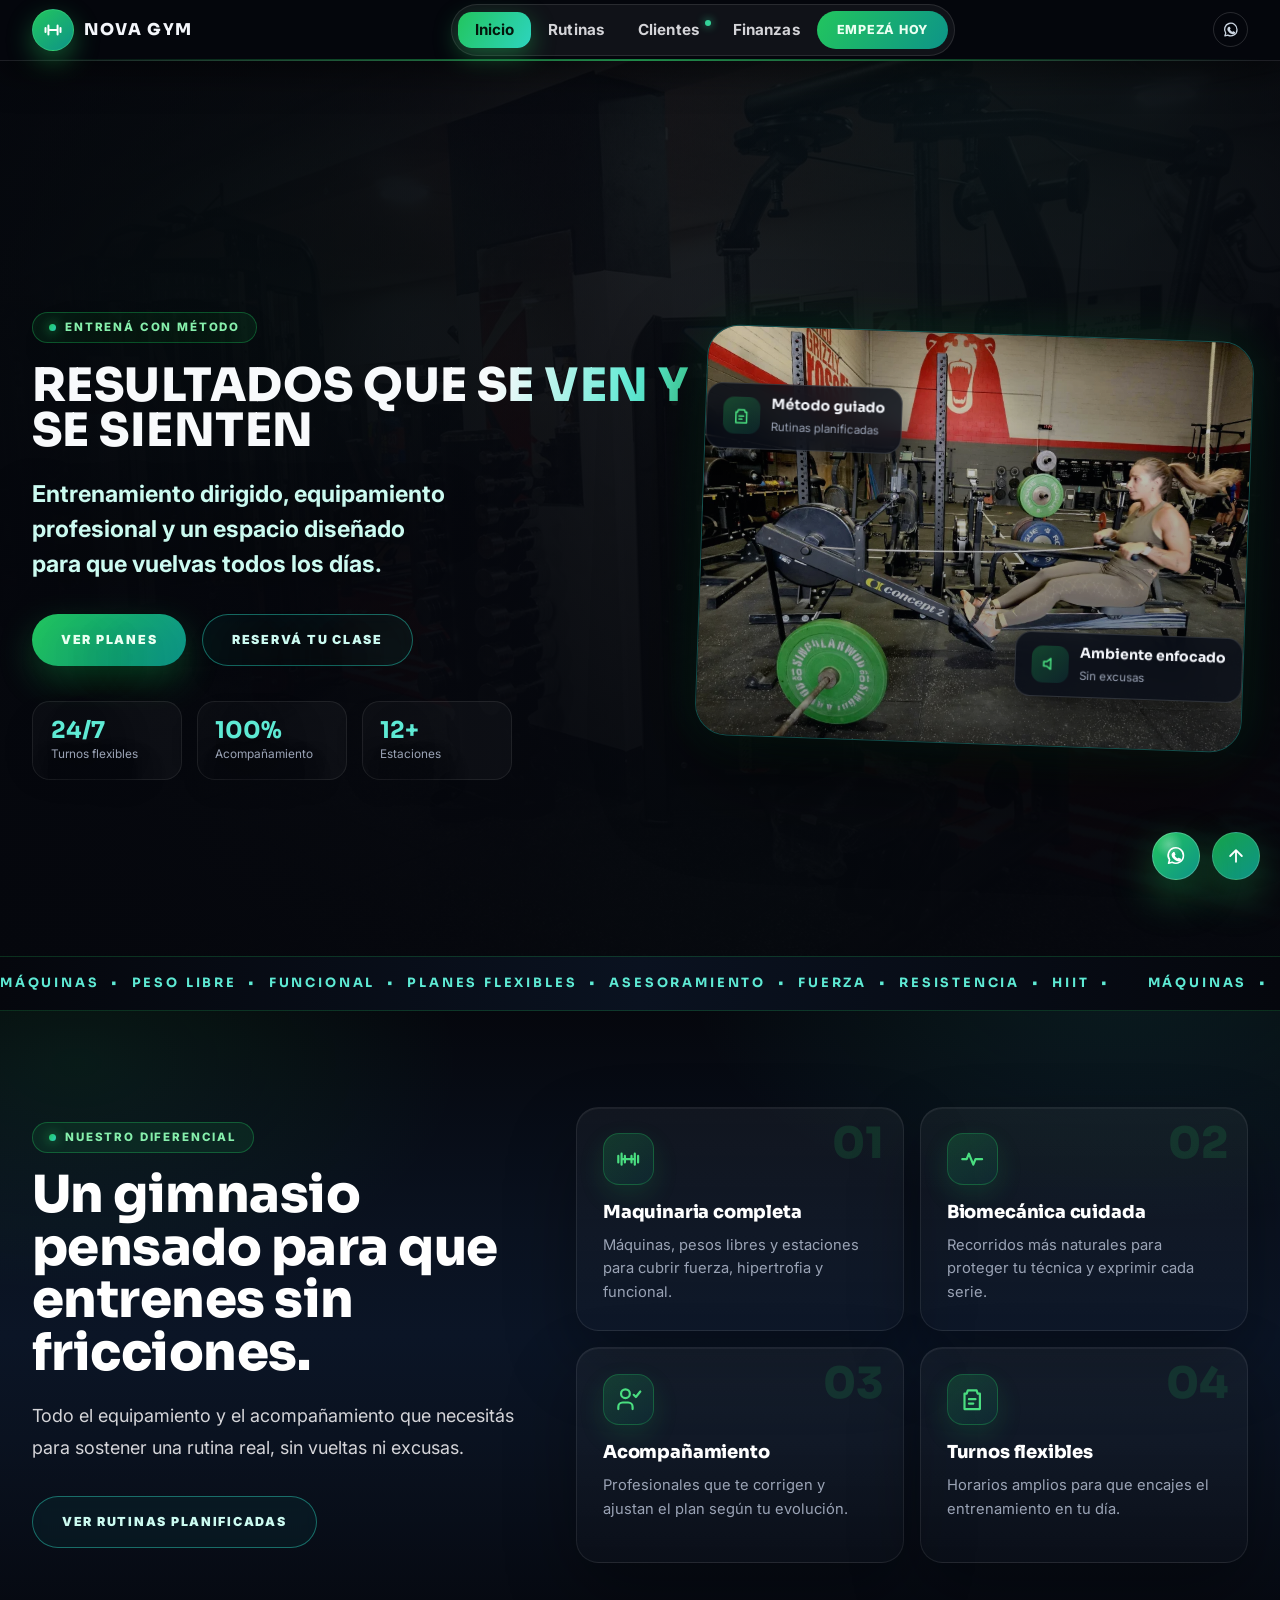
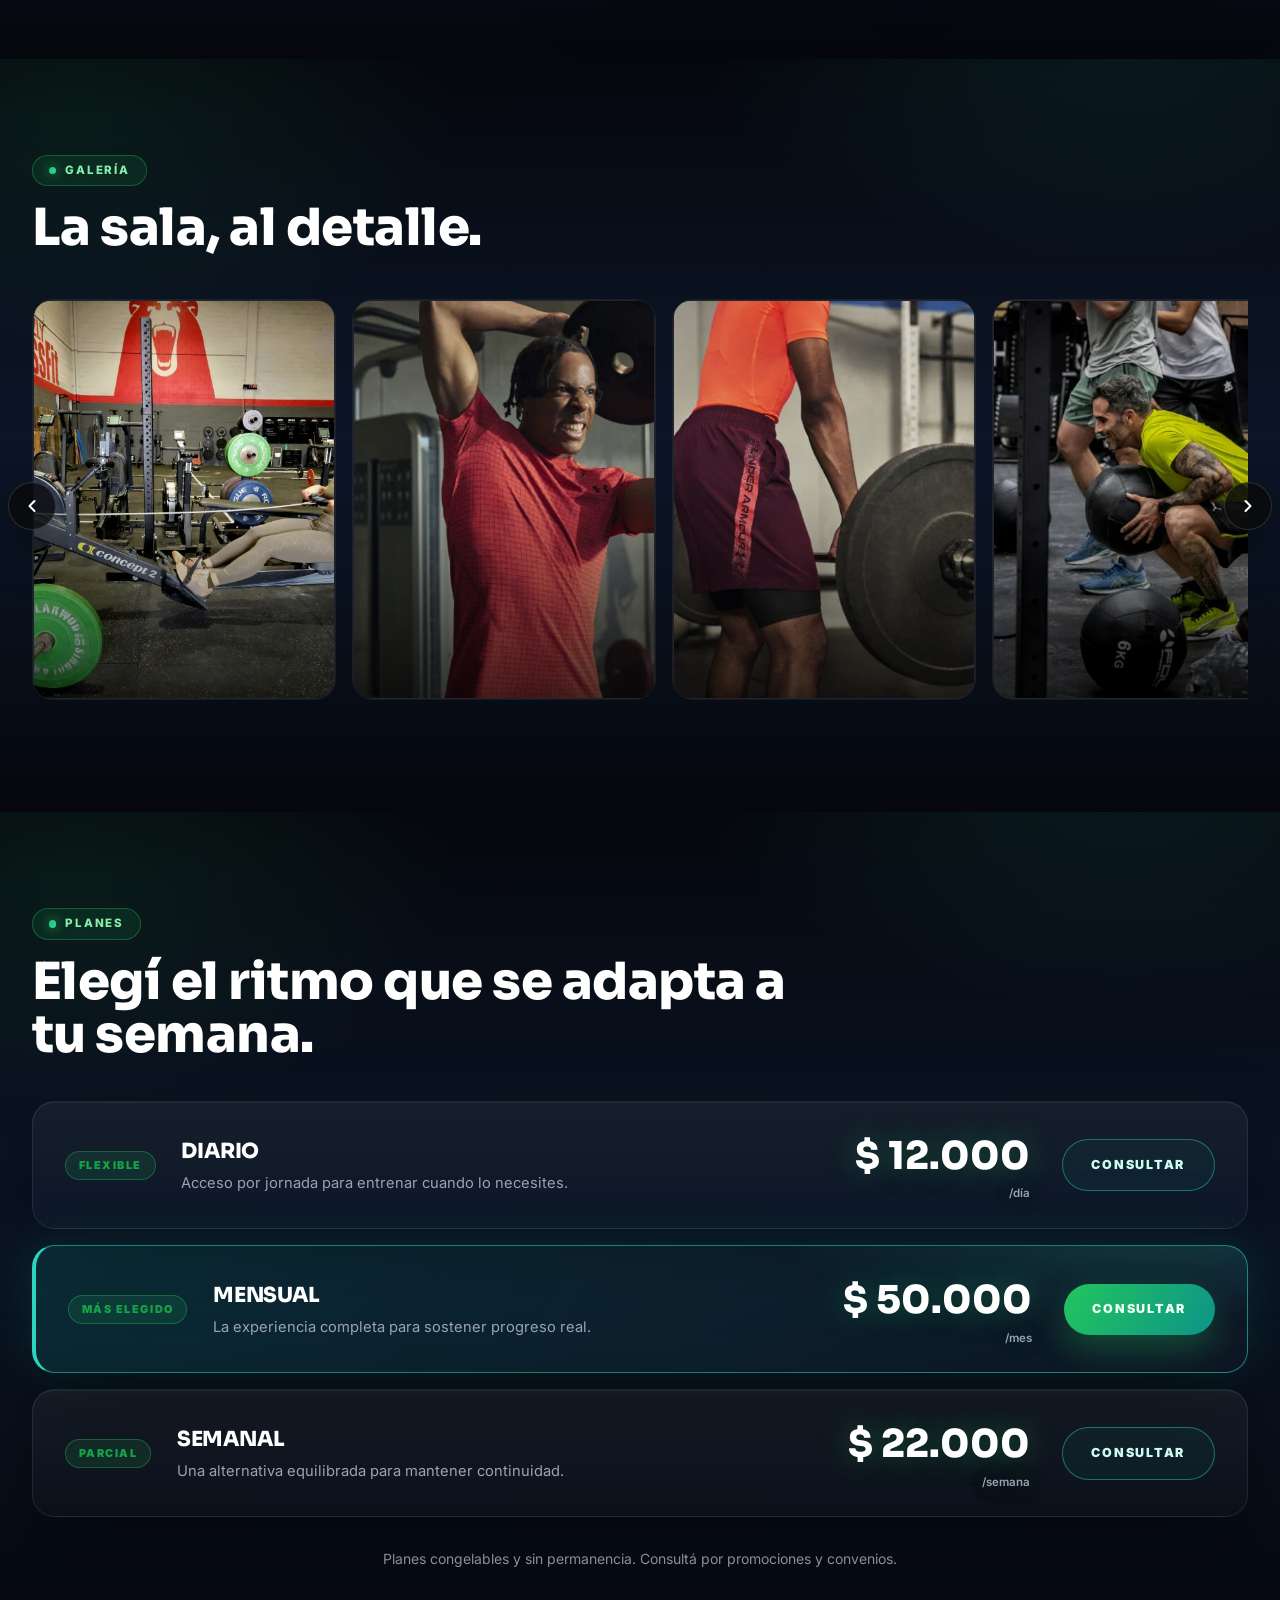
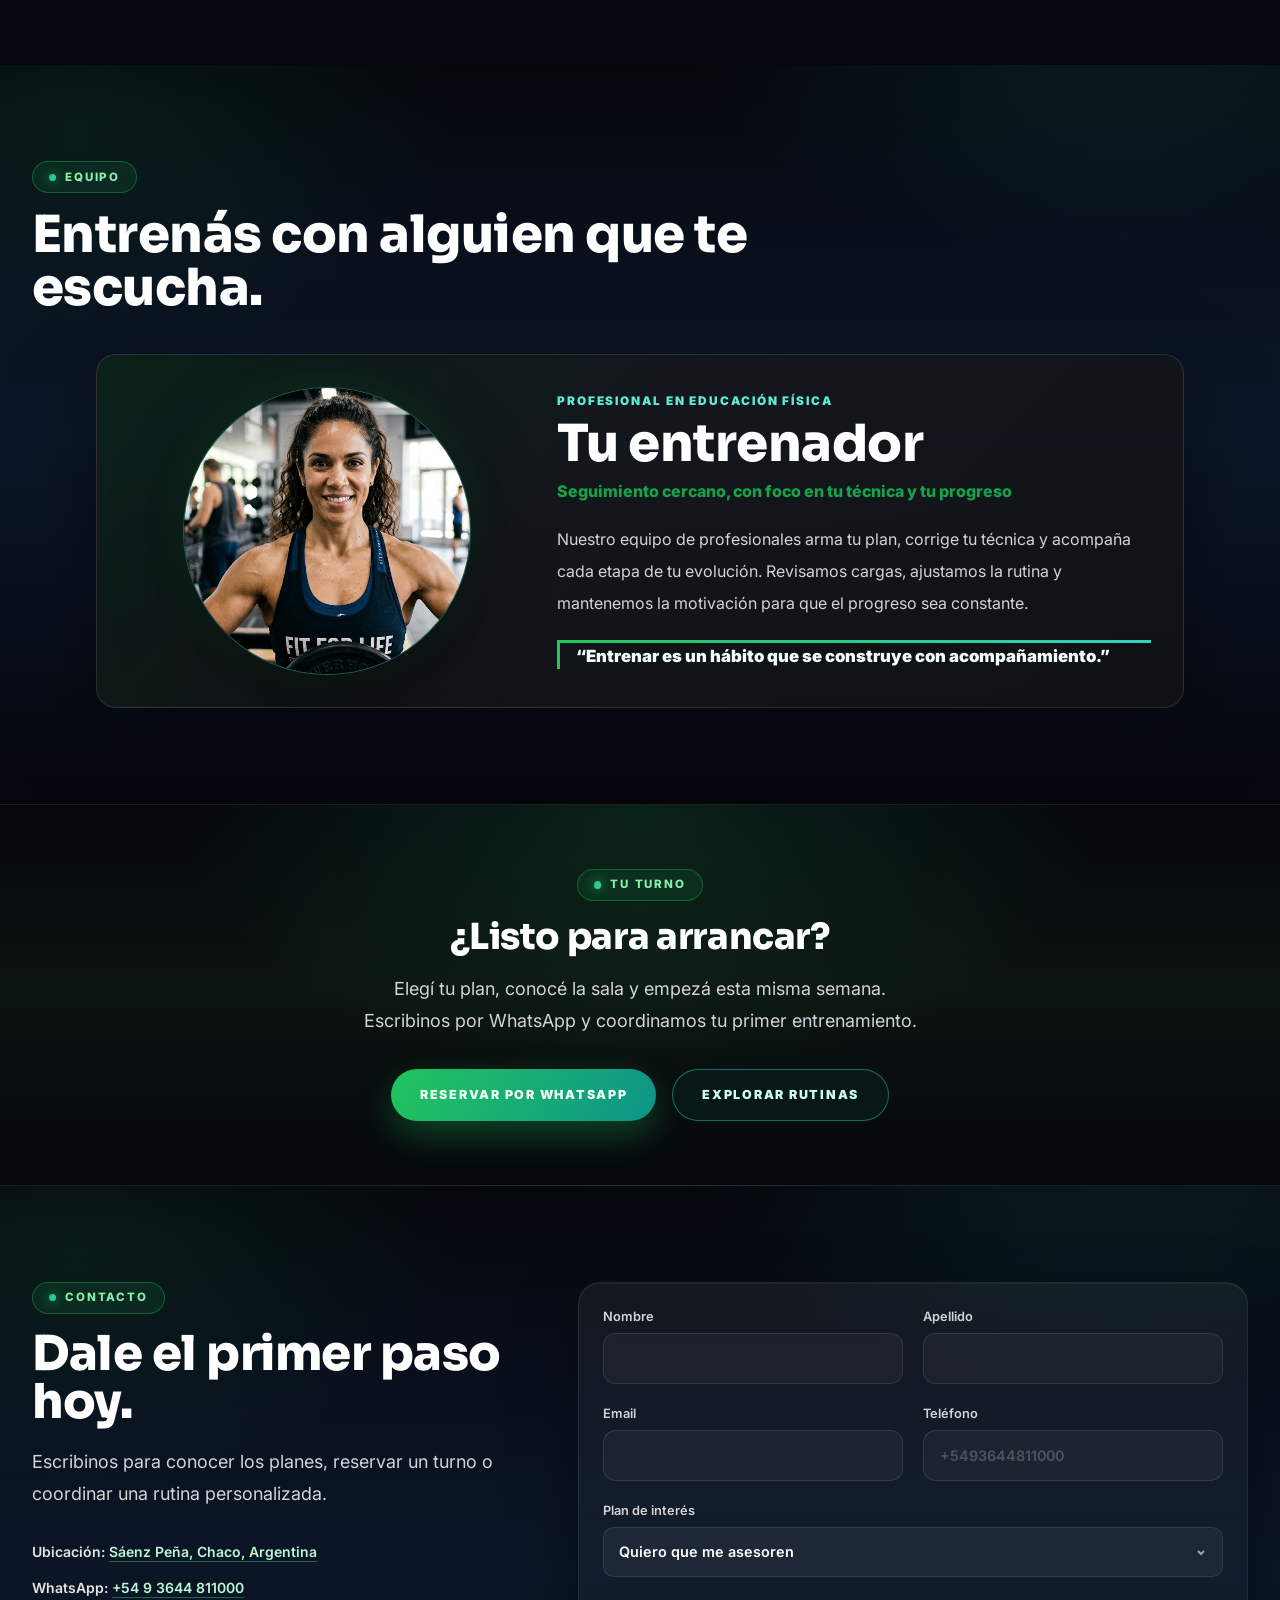
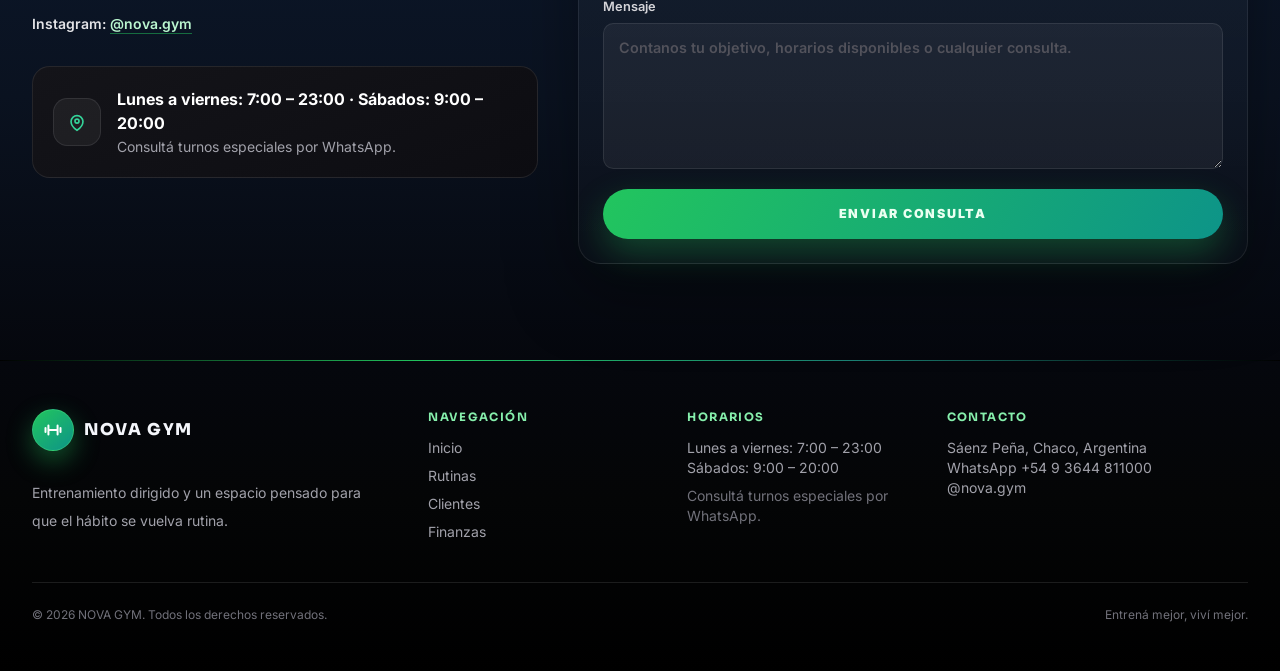
<file: index.html>
<!DOCTYPE html>
<html lang="es" class="scroll-smooth">
<head>
<meta charset="UTF-8">
<meta name="viewport" content="width=device-width, initial-scale=1">
<meta name="description" content="NOVA GYM: entrenamiento dirigido, rutinas planificadas y gestión de socios y cuotas.">
<title>NOVA GYM | Entrenamiento dirigido</title>
<link rel="icon" href="data:image/svg+xml,%3Csvg xmlns='http://www.w3.org/2000/svg' viewBox='0 0 24 24' fill='none' stroke='%2322c55e' stroke-width='2.4'%3E%3Cpath d='M7 4v16M17 4v16M3 8v8M21 8v8M7 12h10'/%3E%3C/svg%3E">
<link rel="stylesheet" href="./Nova Gym _ Gimnasio premium_files/app.css">
<link rel="stylesheet" href="./estilos.css">
<link rel="preconnect" href="https://fonts.googleapis.com">
<link rel="preconnect" href="https://fonts.gstatic.com" crossorigin>
<link rel="stylesheet" href="https://fonts.googleapis.com/css2?family=Sora:wght@400;500;600;700;800&family=Inter:wght@400;500;600;700&display=swap">
</head>
<body class="bg-zinc-950 text-white antialiased" x-data="gymApp">

<!-- ===================== HEADER ===================== -->
<header class="fixed inset-x-0 top-0 z-50 border-b border-white/10 bg-zinc-950/85 backdrop-blur-xl">
    <nav class="mx-auto flex max-w-7xl items-center justify-between px-5 py-1 lg:px-8" aria-label="Principal">
        <a href="#" @click.prevent="irA('inicio')" class="brand" aria-label="Ir al inicio">
            <span class="brand-mark" aria-hidden="true">
                <svg viewBox="0 0 24 24" fill="none"><path d="M6.5 6.5v11M17.5 6.5v11M3 9.5v5M21 9.5v5M6.5 12h11" stroke="currentColor" stroke-width="2.4" stroke-linecap="round"></path></svg>
            </span>
            <span class="brand-name">NOVA GYM</span>
        </a>

        <div class="hidden items-center gap-1 rounded-full border border-white/10 bg-white/5 p-1.5 text-sm font-semibold text-zinc-300 lg:flex" role="navigation" aria-label="Principal">
            <a href="#" @click.prevent="irA('inicio')" class="nav-link" :class="view==='inicio' && 'active'">Inicio</a>
            <a href="#" @click.prevent="irA('rutinas')" class="nav-link" :class="view==='rutinas' && 'active'">Rutinas</a>
            <a href="#" @click.prevent="irA('clientes')" class="nav-link" :class="view==='clientes' && 'active'">
                <span class="relative inline-flex items-center gap-1.5">
                    Clientes
                    <span class="absolute -right-3 top-0 h-1.5 w-1.5 rounded-full bg-emerald-400 shadow-[0_0_8px_rgba(52,211,153,.9)]"></span>
                </span>
            </a>
            <a href="#" @click.prevent="irA('finanzas')" class="nav-link" :class="view==='finanzas' && 'active'">Finanzas</a>
            <a href="https://wa.me/5493644811000?text=Hola%20NOVA%20GYM%2C%20quiero%20empezar%20a%20entrenar." target="_blank" rel="noopener" class="nav-cta">Empezá hoy</a>
        </div>

        <div class="hidden items-center gap-3 text-sm font-bold text-zinc-300 lg:flex">
            <a href="https://wa.me/5493644811000" target="_blank" rel="noopener" aria-label="WhatsApp" class="social-btn">
                <svg viewBox="0 0 24 24" fill="none" aria-hidden="true">
                    <path d="M20.5 11.8a8.5 8.5 0 0 1-12.6 7.4L4 20.2l1.1-3.7A8.5 8.5 0 1 1 20.5 11.8Z" stroke="currentColor" stroke-width="1.8" stroke-linejoin="round"></path>
                    <path d="M8.8 8.2c.2-.5.4-.5.8-.5h.6c.2 0 .5.1.6.5.2.5.7 1.8.8 1.9.1.2.1.4 0 .6-.2.3-.3.4-.5.7-.2.2-.3.4-.1.7.2.3.8 1.3 1.8 2 .9.8 1.7 1 2 .1.3-.2.5-.2.7-.1.2.1 1.6.8 1.8.9.3.1.4.2.5.4.1.2.1 1.1-.3 1.7-.4.6-1.4 1.1-2.2 1.1-.6 0-1.5-.2-2.8-.8-2.4-1-4-3.3-4.2-3.5-.1-.2-1-1.4-1-2.7 0-1.2.6-1.9.8-2.2.3-.3.5-.4.7-.8Z" fill="currentColor"></path>
                </svg>
            </a>
        </div>

        <button class="grid h-11 w-11 place-items-center rounded-xl border border-white/10 bg-white/5 lg:hidden" type="button" aria-label="Abrir menú" @click="mobileOpen = !mobileOpen">
            <span class="hamburger" :class="{ 'is-open': mobileOpen }"></span>
        </button>
    </nav>

    <div class="border-t border-white/10 px-5 py-5 lg:hidden" x-show="mobileOpen" x-transition @click.outside="mobileOpen = false" style="display: none;">
        <div class="grid gap-3 text-sm font-semibold text-zinc-200">
            <a href="#" @click.prevent="irA('inicio')" class="mobile-link">Inicio</a>
            <a href="#" @click.prevent="irA('rutinas')" class="mobile-link">Rutinas</a>
            <a href="#" @click.prevent="irA('clientes')" class="mobile-link">Clientes <span class="ml-1 rounded-full bg-emerald-500/15 px-2 py-0.5 text-[10px] font-black tracking-widest text-emerald-300">PANEL</span></a>
            <a href="#" @click.prevent="irA('finanzas')" class="mobile-link">Finanzas</a>
            <a href="https://wa.me/5493644811000" target="_blank" rel="noopener" class="btn-primary mt-1 w-full justify-center">Empezá hoy</a>
        </div>
    </div>
</header>

<main class="pt-14">

    <!-- ===================== MÓDULO INICIO ===================== -->
    <div x-show="view==='inicio'" x-cloak x-transition.opacity.duration.300ms class="module">
        <!-- HERO -->
        <section class="hero-section">
            <div class="hero-overlay"></div>
            <div class="hero-frame relative z-10 mx-auto grid max-w-7xl items-center px-5 lg:grid-cols-[1.1fr_0.9fr] lg:px-8">
                <div class="hero-copy is-visible">
                    <p class="eyebrow">Entrená con método</p>
                    <h1 class="hero-title-effect hero-title-desktop mt-5 font-black">RESULTADOS QUE SE VEN Y SE SIENTEN</h1>
                    <h1 class="hero-title-mobile mt-5 font-black">RESULTADOS QUE SE VEN Y SE SIENTEN</h1>
                    <p class="hero-impact mt-6">Entrenamiento dirigido, equipamiento profesional y un espacio diseñado para que vuelvas todos los días.</p>
                    <div class="hero-actions mt-8 flex flex-col justify-start gap-4 sm:flex-row">
                        <a href="#" @click.prevent="anclar('planes')" class="btn-primary hero-secondary-cta justify-center">Ver planes</a>
                        <a href="https://wa.me/5493644811000" target="_blank" rel="noopener" class="btn-secondary hero-primary-cta justify-center">Reservá tu clase</a>
                    </div>
                    <div class="hero-trust mt-10 grid grid-cols-3 gap-4">
                        <div class="hero-trust-item"><strong>24/7</strong><span>Turnos flexibles</span></div>
                        <div class="hero-trust-item"><strong>100%</strong><span>Acompañamiento</span></div>
                        <div class="hero-trust-item"><strong>12+</strong><span>Estaciones</span></div>
                    </div>
                </div>
                <div class="hero-visual is-visible" aria-hidden="true">
                    <div class="hero-visual-frame">
                        <img src="./Nova Gym _ Gimnasio premium_files/galeria-01.jpg" alt="" loading="eager">
                        <div class="hero-visual-chip hero-visual-chip-a">
                            <span class="chip-icon" aria-hidden="true"><svg viewBox="0 0 24 24" fill="none"><path d="M8 4h8l1 3h2v14H5V7h2l1-3Z" stroke="currentColor" stroke-width="2" stroke-linejoin="round"></path><path d="M9 12h6M9 16h4" stroke="currentColor" stroke-width="2" stroke-linecap="round"></path></svg></span>
                            <span><strong>Método guiado</strong><small>Rutinas planificadas</small></span>
                        </div>
                        <div class="hero-visual-chip hero-visual-chip-b">
                            <span class="chip-icon" aria-hidden="true"><svg viewBox="0 0 24 24" fill="none"><path d="M4 9v6h4l5 4V5L8 9H4Z" stroke="currentColor" stroke-width="2" stroke-linejoin="round"></path></svg></span>
                            <span><strong>Ambiente enfocado</strong><small>Sin excusas</small></span>
                        </div>
                    </div>
                </div>
            </div>
        </section>

        <div class="marquee" aria-hidden="true">
            <div class="marquee-track">
                <span>MÁQUINAS &nbsp;•&nbsp; PESO LIBRE &nbsp;•&nbsp; FUNCIONAL &nbsp;•&nbsp; PLANES FLEXIBLES &nbsp;•&nbsp; ASESORAMIENTO &nbsp;•&nbsp; FUERZA &nbsp;•&nbsp; RESISTENCIA &nbsp;•&nbsp; HIIT &nbsp;•&nbsp; </span>
                <span>MÁQUINAS &nbsp;•&nbsp; PESO LIBRE &nbsp;•&nbsp; FUNCIONAL &nbsp;•&nbsp; PLANES FLEXIBLES &nbsp;•&nbsp; ASESORAMIENTO &nbsp;•&nbsp; FUERZA &nbsp;•&nbsp; RESISTENCIA &nbsp;•&nbsp; HIIT &nbsp;•&nbsp; </span>
            </div>
        </div>

        <!-- BENEFICIOS -->
        <section class="section-band" aria-labelledby="beneficios-title">
            <div class="mx-auto max-w-7xl px-5 lg:px-8">
                <div class="grid gap-12 benefit-split lg:items-center">
                    <div class="section-heading is-visible">
                        <p class="eyebrow">Nuestro diferencial</p>
                        <h2 id="beneficios-title">Un gimnasio pensado para que entrenes sin fricciones.</h2>
                        <p class="mt-5 text-lg leading-8 text-zinc-300">Todo el equipamiento y el acompañamiento que necesitás para sostener una rutina real, sin vueltas ni excusas.</p>
                        <a href="#" @click.prevent="irA('rutinas')" class="btn-secondary mt-8 inline-flex">Ver rutinas planificadas</a>
                    </div>
                    <div class="mt-10 grid gap-4 sm:grid-cols-2 lg:mt-0">
                        <article class="feature-card is-visible">
                            <span class="feature-num" aria-hidden="true">01</span>
                            <span class="icon-badge" aria-hidden="true"><svg viewBox="0 0 24 24" fill="none"><path d="M6 7v10M18 7v10M3 9v6M21 9v6M6 12h12" stroke="currentColor" stroke-width="2" stroke-linecap="round"></path><path d="M9 9v6M15 9v6" stroke="currentColor" stroke-width="2" stroke-linecap="round"></path></svg></span>
                            <h3>Maquinaria completa</h3>
                            <p>Máquinas, pesos libres y estaciones para cubrir fuerza, hipertrofia y funcional.</p>
                        </article>
                        <article class="feature-card is-visible">
                            <span class="feature-num" aria-hidden="true">02</span>
                            <span class="icon-badge" aria-hidden="true"><svg viewBox="0 0 24 24" fill="none"><path d="M3 12h4l2-5 4 10 2-5h6" stroke="currentColor" stroke-width="2" stroke-linecap="round" stroke-linejoin="round"></path></svg></span>
                            <h3>Biomecánica cuidada</h3>
                            <p>Recorridos más naturales para proteger tu técnica y exprimir cada serie.</p>
                        </article>
                        <article class="feature-card is-visible">
                            <span class="feature-num" aria-hidden="true">03</span>
                            <span class="icon-badge" aria-hidden="true"><svg viewBox="0 0 24 24" fill="none"><path d="M16 21v-2a4 4 0 0 0-4-4H7a4 4 0 0 0-4 4v2" stroke="currentColor" stroke-width="2" stroke-linecap="round"></path><path d="M9.5 11a4 4 0 1 0 0-8 4 4 0 0 0 0 8Z" stroke="currentColor" stroke-width="2"></path><path d="m17 8 2 2 4-5" stroke="currentColor" stroke-width="2" stroke-linecap="round" stroke-linejoin="round"></path></svg></span>
                            <h3>Acompañamiento</h3>
                            <p>Profesionales que te corrigen y ajustan el plan según tu evolución.</p>
                        </article>
                        <article class="feature-card is-visible">
                            <span class="feature-num" aria-hidden="true">04</span>
                            <span class="icon-badge" aria-hidden="true"><svg viewBox="0 0 24 24" fill="none"><path d="M8 4h8l1 3h2v14H5V7h2l1-3Z" stroke="currentColor" stroke-width="2" stroke-linejoin="round"></path><path d="M9 12h6M9 16h4" stroke="currentColor" stroke-width="2" stroke-linecap="round"></path></svg></span>
                            <h3>Turnos flexibles</h3>
                            <p>Horarios amplios para que encajes el entrenamiento en tu día.</p>
                        </article>
                    </div>
                </div>
            </div>
        </section>

        <!-- GALERÍA -->
        <section id="galeria" class="section-band" aria-labelledby="galeria-title">
            <div class="mx-auto max-w-7xl px-5 lg:px-8">
                <div class="section-heading is-visible">
                    <p class="eyebrow">Galería</p>
                    <h2 id="galeria-title">La sala, al detalle.</h2>
                </div>
                <div class="gallery-carousel mt-10 is-visible" x-data="{ lightbox:null }">
                    <button class="gallery-nav gallery-nav-prev" type="button" aria-label="Imagen anterior" @click="$el.nextElementSibling.scrollBy({left:-420,behavior:'smooth'})">
                        <svg viewBox="0 0 24 24" fill="none" aria-hidden="true"><path d="m15 18-6-6 6-6" stroke="currentColor" stroke-width="2.4" stroke-linecap="round" stroke-linejoin="round"></path></svg>
                    </button>
                    <div class="gallery-track" tabindex="0" aria-label="Galería Nova Gym">
                        <template x-for="(img, i) in ['galeria-01','galeria-08','galeria-10','galeria-11','galeria-13','galeria-14','galeria-15','galeria-17','galeria-18','galeria-20','galeria-21','galeria-24','galeria-36','galeria-43']" :key="img">
                            <figure class="gallery-slide">
                                <button class="gallery-lightbox-trigger" type="button" @click="lightbox = './Nova Gym _ Gimnasio premium_files/' + img + '.jpg'" :aria-label="'Ver ' + img">
                                    <img :src="'./Nova Gym _ Gimnasio premium_files/' + img + '.jpg'" :alt="'Nova Gym ' + (i+1)" loading="lazy">
                                </button>
                            </figure>
                        </template>
                    </div>
                    <button class="gallery-nav gallery-nav-next" type="button" aria-label="Imagen siguiente" @click="$el.previousElementSibling.scrollBy({left:420,behavior:'smooth'})">
                        <svg viewBox="0 0 24 24" fill="none" aria-hidden="true"><path d="m9 6 6 6-6 6" stroke="currentColor" stroke-width="2.4" stroke-linecap="round" stroke-linejoin="round"></path></svg>
                    </button>

                    <!-- lightbox -->
                    <div class="modal-backdrop" x-show="lightbox" x-cloak x-transition @click.self="lightbox = null" style="z-index:150">
                        <div class="relative">
                            <button class="modal-close absolute -top-12 right-0" type="button" aria-label="Cerrar imagen" @click="lightbox = null">✕</button>
                            <img :src="lightbox" alt="Galería ampliada" class="max-h-[82vh] max-w-[92vw] rounded-xl border border-white/10 object-contain shadow-2xl">
                        </div>
                    </div>
                </div>
            </div>
        </section>

        <!-- PLANES -->
        <section id="planes" class="section-band" aria-labelledby="planes-title">
            <div class="mx-auto max-w-7xl px-5 lg:px-8">
                <div class="section-heading is-visible">
                    <p class="eyebrow">Planes</p>
                    <h2 id="planes-title">Elegí el ritmo que se adapta a tu semana.</h2>
                </div>
                <div class="mt-10 grid gap-4">
                    <article class="price-card price-row is-visible">
                        <div class="price-row-main">
                            <p class="plan-tag">Flexible</p>
                            <div>
                                <h3>DIARIO</h3>
                                <p class="plan-description">Acceso por jornada para entrenar cuando lo necesites.</p>
                            </div>
                        </div>
                        <div class="price">$ 12.000 <small>/día</small></div>
                        <a href="https://wa.me/5493644811000" target="_blank" rel="noopener" class="btn-secondary">Consultar</a>
                    </article>
                    <article class="price-card price-card-featured price-row is-visible">
                        <div class="price-row-main">
                            <p class="plan-tag">Más elegido</p>
                            <div>
                                <h3>MENSUAL</h3>
                                <p class="plan-description">La experiencia completa para sostener progreso real.</p>
                            </div>
                        </div>
                        <div class="price">$ 50.000 <small>/mes</small></div>
                        <a href="https://wa.me/5493644811000" target="_blank" rel="noopener" class="btn-primary">Consultar</a>
                    </article>
                    <article class="price-card price-row is-visible">
                        <div class="price-row-main">
                            <p class="plan-tag">Parcial</p>
                            <div>
                                <h3>SEMANAL</h3>
                                <p class="plan-description">Una alternativa equilibrada para mantener continuidad.</p>
                            </div>
                        </div>
                        <div class="price">$ 22.000 <small>/semana</small></div>
                        <a href="https://wa.me/5493644811000" target="_blank" rel="noopener" class="btn-secondary">Consultar</a>
                    </article>
                </div>
                <p class="mt-8 text-center text-sm text-zinc-400">Planes congelables y sin permanencia. Consultá por promociones y convenios.</p>
            </div>
        </section>

        <!-- EQUIPO -->
        <section class="section-band" aria-labelledby="equipo-title">
            <div class="mx-auto max-w-7xl px-5 lg:px-8">
                <div class="section-heading is-visible">
                    <p class="eyebrow">Equipo</p>
                    <h2 id="equipo-title">Entrenás con alguien que te escucha.</h2>
                </div>
                <div class="mt-10">
                    <article class="coach-card coach-card-featured is-visible">
                        <div class="coach-photo">
                            <img src="./Nova Gym _ Gimnasio premium_files/foto_entrenadora.png" alt="Entrenador del gimnasio" loading="lazy">
                        </div>
                        <div class="coach-profile-copy">
                            <p class="coach-label">Profesional en Educación Física</p>
                            <h3>Tu entrenador</h3>
                            <p class="role">Seguimiento cercano, con foco en tu técnica y tu progreso</p>
                            <p class="mt-5 text-base leading-8 text-zinc-300">Nuestro equipo de profesionales arma tu plan, corrige tu técnica y acompaña cada etapa de tu evolución. Revisamos cargas, ajustamos la rutina y mantenemos la motivación para que el progreso sea constante.</p>
                            <p class="coach-quote">“Entrenar es un hábito que se construye con acompañamiento.”</p>
                        </div>
                    </article>
                </div>
            </div>
        </section>

        <!-- CTA -->
        <section class="cta-band">
            <div class="mx-auto max-w-7xl px-5 py-16 text-center lg:px-8">
                <p class="eyebrow">Tu turno</p>
                <h2 class="mt-4 text-3xl font-black sm:text-4xl">¿Listo para arrancar?</h2>
                <p class="mx-auto mt-4 max-w-xl text-lg leading-8 text-zinc-300">Elegí tu plan, conocé la sala y empezá esta misma semana. Escribinos por WhatsApp y coordinamos tu primer entrenamiento.</p>
                <div class="mt-8 flex flex-col justify-center gap-4 sm:flex-row">
                    <a href="https://wa.me/5493644811000" target="_blank" rel="noopener" class="btn-primary justify-center">Reservar por WhatsApp</a>
                    <a href="#" @click.prevent="irA('rutinas')" class="btn-secondary justify-center">Explorar rutinas</a>
                </div>
            </div>
        </section>

        <!-- CONTACTO -->
        <section id="contacto" class="section-band" aria-labelledby="contacto-title">
            <div class="mx-auto grid max-w-7xl gap-10 px-5 contact-split lg:px-8">
                <div class="is-visible">
                    <p class="eyebrow">Contacto</p>
                    <h2 id="contacto-title" class="mt-4 text-4xl font-black leading-tight sm:text-5xl">Dale el primer paso hoy.</h2>
                    <p class="mt-5 text-lg leading-8 text-zinc-300">Escribinos para conocer los planes, reservar un turno o coordinar una rutina personalizada.</p>
                    <div class="mt-8 space-y-4 text-sm font-semibold text-zinc-200">
                        <p>Ubicación: <a class="text-green-200 underline decoration-green-500/50 underline-offset-4 hover:text-white" href="https://maps.app.goo.gl/gAxG2rYafcoK8HqXA" target="_blank" rel="noopener">Sáenz Peña, Chaco, Argentina</a></p>
                        <p>WhatsApp: <a class="text-green-200 underline decoration-green-500/50 underline-offset-4 hover:text-white" href="https://wa.me/5493644811000" target="_blank" rel="noopener">+54 9 3644 811000</a></p>
                        <p>Instagram: <a class="text-green-200 underline decoration-green-500/50 underline-offset-4 hover:text-white" href="https://www.instagram.com/nova.gym/" target="_blank" rel="noopener">@nova.gym</a></p>
                    </div>
                    <div class="panel-card mt-8 flex items-center gap-4 p-5">
                        <div class="stat-icon" style="color:#34d399"><svg viewBox="0 0 24 24" width="22" height="22" fill="none" stroke="currentColor" stroke-width="1.8"><path d="M12 21s-6.5-4.4-6.5-9.6A6.5 6.5 0 0 1 12 5a6.5 6.5 0 0 1 6.5 6.4C18.5 16.6 12 21 12 21Z"/><circle cx="12" cy="11" r="2.2"/></svg></div>
                        <div>
                            <p class="font-bold">Lunes a viernes: 7:00 – 23:00 · Sábados: 9:00 – 20:00</p>
                            <p class="text-sm text-dim mt-0.5">Consultá turnos especiales por WhatsApp.</p>
                        </div>
                    </div>
                </div>

                <form class="contact-form is-visible" @submit.prevent="mostrarToast('Consulta recibida. Te respondemos por WhatsApp o email a la brevedad.')">
                    <div class="grid gap-5 sm:grid-cols-2">
                        <label class="field">Nombre
                            <input name="nombre" required autocomplete="given-name" class="input">
                        </label>
                        <label class="field">Apellido
                            <input name="apellido" required autocomplete="family-name" class="input">
                        </label>
                    </div>
                    <div class="grid gap-5 sm:grid-cols-2">
                        <label class="field">Email
                            <input type="email" name="email" required autocomplete="email" class="input">
                        </label>
                        <label class="field">Teléfono
                            <input name="telefono" required autocomplete="tel" inputmode="tel" placeholder="+5493644811000" class="input">
                        </label>
                    </div>
                    <label class="field">Plan de interés
                        <select name="plan_interes" class="input">
                            <option value="">Quiero que me asesoren</option>
                            <option value="Diario">Diario</option>
                            <option value="Mensual">Mensual (recomendado)</option>
                            <option value="Semanal">Semanal</option>
                        </select>
                    </label>
                    <label class="field">Mensaje
                        <textarea name="mensaje" rows="5" placeholder="Contanos tu objetivo, horarios disponibles o cualquier consulta." class="input"></textarea>
                    </label>
                    <button class="btn-primary w-full justify-center" type="submit">Enviar consulta</button>
                </form>
            </div>
        </section>
        </div>

    <!-- ===================== MÓDULO RUTINAS ===================== -->
    <div x-show="view==='rutinas'" x-cloak x-transition.opacity.duration.300ms class="module">
        <section class="section-band" aria-labelledby="rutinas-title">
            <div class="mx-auto max-w-7xl px-5 lg:px-8">
                <div class="flex flex-col gap-4 sm:flex-row sm:items-end sm:justify-between">
                    <div class="section-heading is-visible" style="margin:0">
                        <p class="eyebrow">Rutinas</p>
                        <h2 id="rutinas-title">Rutinas por objetivo, pensadas para progresar con método.</h2>
                        <p class="mt-5 text-lg leading-8 text-zinc-300">Elegí tu objetivo y seguí una estructura clara de frecuencia, series y repeticiones. Cada rutina puede ajustarse a tu nivel, disponibilidad y preferencias.</p>
                    </div>
                    <div class="flex flex-wrap items-center gap-2">
                        <button class="btn-panel" type="button" @click="restaurarRutinas()">Restaurar base</button>
                        <button class="btn-panel btn-green" type="button" @click="abrirFormRutina()">+ Nueva rutina</button>
                    </div>
                </div>

                <div class="mt-8 flex justify-center">
                    <div class="filter-tabs">
                        <button class="filter-tab" :class="filtroRutina==='todas' && 'active'" @click="filtroRutina='todas'">Todas</button>
                        <template x-for="o in objetivosRutinas()" :key="o.slug">
                            <button class="filter-tab" :class="filtroRutina===o.slug && 'active'" @click="filtroRutina=o.slug" x-text="o.label"></button>
                        </template>
                    </div>
                </div>

                <div class="mt-10 grid gap-6 guide-grid">
                    <template x-for="r in rutinasFiltradas()" :key="r.id">
                        <article class="price-card rutina-card is-visible">
                            <div>
                                <p class="plan-tag" x-text="r.tag"></p>
                                <h3 class="mt-2" x-text="r.titulo"></h3>
                                <p class="plan-description" x-text="r.descripcion"></p>
                            </div>
                            <div class="rutina-meta mt-6">
                                <span class="meta-chip" x-text="'🎯 ' + r.objetivo"></span>
                                <span class="meta-chip" x-text="'🗓 ' + r.frecuencia"></span>
                                <span class="meta-chip" x-text="'⏱ ' + r.duracion"></span>
                            </div>
                            <button class="btn-primary mt-8 w-full justify-center" type="button" @click="abrirRutina(r)">Ver rutina completa</button>
                            <div class="mt-3 grid grid-cols-2 gap-2">
                                <button class="btn-panel btn-ghost-green btn-ghost-sm justify-center" type="button" @click="abrirFormRutina(r)">Editar</button>
                                <button class="btn-panel btn-danger btn-ghost-sm justify-center" type="button" @click="eliminarRutina(r)">Eliminar</button>
                            </div>
                        </article>
                    </template>
                </div>

                <div class="section-heading is-visible mt-16 text-center" style="max-width:none">
                    <p class="eyebrow">Asesoramiento</p>
                    <h2>¿Querés una rutina 100% personalizada?</h2>
                    <p class="mt-5 text-lg leading-8 text-zinc-300">Completá una consulta y armamos tu plan según tu nivel, objetivo y horarios disponibles.</p>
                    <a href="#" @click.prevent="anclar('contacto')" class="btn-primary mt-8 inline-flex">Hacer una consulta</a>
                </div>
            </div>
        </section>
    </div>

    <!-- ===================== MÓDULO CLIENTES ===================== -->
    <div x-show="view==='clientes'" x-cloak x-transition.opacity.duration.300ms class="module">
        <section class="section-band" aria-labelledby="clientes-title">
            <div class="mx-auto max-w-7xl px-5 lg:px-8">

                <!-- encabezado -->
                <div class="flex flex-col gap-4 sm:flex-row sm:items-end sm:justify-between">
                    <div class="section-heading is-visible" style="margin:0">
                        <p class="eyebrow">Panel de gestión</p>
                        <h2 id="clientes-title">Clientes y cuotas.</h2>
                        <p class="mt-4 text-base leading-7 text-zinc-300">Datos guardados en este navegador (localStorage). Registrá altas, cobros y seguí los vencimientos al día.</p>
                    </div>
                    <div class="flex flex-wrap items-center gap-2">
                        <button class="btn-panel" type="button" @click="cargarDemo()">Cargar datos demo</button>
                        <button class="btn-panel" type="button" @click="vaciarDatos()">Vaciar</button>
                        <button class="btn-panel btn-green" type="button" @click="abrirForm()">+ Nuevo cliente</button>
                    </div>
                </div>

                <div x-show="!cargado" class="mt-6 text-sm text-zinc-400">Cargando…</div>

                <div x-show="cargado" x-cloak x-transition>
                <!-- stats -->
                <div class="mt-10 grid grid-cols-2 gap-3 lg:grid-cols-4">
                    <div class="panel-card stat-card" style="--glow:rgba(255,255,255,.1)">
                        <div class="stat-icon"><svg viewBox="0 0 24 24" width="20" height="20" fill="none" stroke="currentColor" stroke-width="1.8"><path d="M16 21v-2a4 4 0 0 0-4-4H7a4 4 0 0 0-4 4v2"/><circle cx="9.5" cy="7" r="4"/><path d="M20 8v6M17 11h6"/></svg></div>
                        <div>
                            <p class="stat-num" x-text="stats().total"></p>
                            <p class="stat-label">Clientes</p>
                            <p class="stat-sub" x-text="stats().total===1 ? '1 registrado' : stats().total + ' registrados'"></p>
                        </div>
                    </div>
                    <div class="panel-card stat-card" style="--glow:rgba(52,211,153,.18)">
                        <div class="stat-icon" style="color:#34d399"><svg viewBox="0 0 24 24" width="20" height="20" fill="none" stroke="currentColor" stroke-width="1.8"><path d="m5 12 4 4L19 6"/></svg></div>
                        <div>
                            <p class="stat-num" x-text="stats().alDia"></p>
                            <p class="stat-label">Al día</p>
                            <p class="stat-sub">Cuotas vigentes</p>
                        </div>
                    </div>
                    <div class="panel-card stat-card" style="--glow:rgba(251,191,36,.16)">
                        <div class="stat-icon" style="color:#fbbf24"><svg viewBox="0 0 24 24" width="20" height="20" fill="none" stroke="currentColor" stroke-width="1.8"><path d="M12 3v3M12 18v3M3 12h3M18 12h3M5.6 5.6l2.1 2.1M16.3 16.3l2.1 2.1M5.6 18.4l2.1-2.1M16.3 7.7l2.1-2.1"/><circle cx="12" cy="12" r="3.6"/></svg></div>
                        <div>
                            <p class="stat-num" x-text="stats().proximas"></p>
                            <p class="stat-label">Próximas a vencer</p>
                            <p class="stat-sub">Menos de 7 días</p>
                        </div>
                    </div>
                    <div class="panel-card stat-card" style="--glow:rgba(248,113,113,.16)">
                        <div class="stat-icon" style="color:#f87171"><svg viewBox="0 0 24 24" width="20" height="20" fill="none" stroke="currentColor" stroke-width="1.8"><path d="M12 9v4M12 17h.01M10.3 3.9 1.8 18a2 2 0 0 0 1.7 3h17a2 2 0 0 0 1.7-3L13.7 3.9a2 2 0 0 0-3.4 0Z"/></svg></div>
                        <div>
                            <p class="stat-num" x-text="stats().vencidas"></p>
                            <p class="stat-label">Vencidas</p>
                            <p class="stat-sub" x-text="'Mora: $' + stats().mora.toLocaleString('es-AR')"></p>
                        </div>
                    </div>
                </div>

                <!-- toolbar -->
                <div class="mt-8 flex flex-col gap-4 md:flex-row md:items-center md:justify-between">
                    <div class="filter-tabs">
                        <button class="filter-tab" :class="filtroEstado==='todos' && 'active'" @click="filtroEstado='todos'">Todos</button>
                        <button class="filter-tab" :class="filtroEstado==='aldia' && 'active'" @click="filtroEstado='aldia'">Al día</button>
                        <button class="filter-tab" :class="filtroEstado==='proxima' && 'active'" @click="filtroEstado='proxima'">Próximas</button>
                        <button class="filter-tab" :class="filtroEstado==='vencida' && 'active'" @click="filtroEstado='vencida'">Vencidas</button>
                    </div>
                    <div class="search-box w-full md:w-80">
                        <svg viewBox="0 0 24 24" fill="none" stroke="currentColor" stroke-width="2"><circle cx="11" cy="11" r="7"/><path d="m21 21-4.3-4.3"/></svg>
                        <input type="search" class="input" placeholder="Buscar por nombre, teléfono o email…" x-model="buscar">
                    </div>
                </div>

                <!-- tabla -->
                <div class="table-wrap mt-6" x-show="clientesFiltrados().length > 0">
                    <table class="admin-table">
                        <thead>
                            <tr>
                                <th>Cliente</th>
                                <th>Plan</th>
                                <th>Alta</th>
                                <th>Último pago</th>
                                <th>Próxima cuota</th>
                                <th>Estado</th>
                                <th style="text-align:right">Acciones</th>
                            </tr>
                        </thead>
                        <tbody>
                            <template x-for="c in clientesFiltrados()" :key="c.id">
                                <tr>
                                    <td>
                                        <div class="flex items-center gap-3">
                                            <div class="client-avatar" x-text="(c.nombre[0] || '') + (c.apellido[0] || '')"></div>
                                            <div>
                                                <p class="font-bold hover:text-emerald-300 transition-colors" x-text="c.nombre + ' ' + c.apellido" @click="abrirDetalle(c)" style="cursor:pointer"></p>
                                                <p class="text-xs text-dim mt-0.5" x-text="c.email || c.telefono || 'Sin contacto'"></p>
                                            </div>
                                        </div>
                                    </td>
                                    <td><span class="plan-chip" x-text="PLANES[c.plan].label"></span></td>
                                    <td class="text-dim" x-text="fmtFecha(c.fechaInicio)"></td>
                                    <td class="text-dim" x-text="fmtFecha(c.ultimoPago)"></td>
                                    <td class="font-semibold" x-text="fmtFecha(c.proximaCuota) + ' · ' + proximaDelta(c)"></td>
                                    <td><span class="badge" :class="estadoBadge(estadoCliente(c))" x-text="estadoLabel(c)"></span></td>
                                    <td>
                                        <div class="actions">
                                            <button class="btn-panel btn-ghost-green btn-ghost-sm" type="button" @click="abrirPago(c)">Cobrar</button>
                                            <button class="btn-panel btn-ghost-sm" type="button" @click="abrirForm(c)">Editar</button>
                                            <button class="btn-panel btn-danger btn-ghost-sm" type="button" @click="pedirEliminar(c)">Eliminar</button>
                                        </div>
                                    </td>
                                </tr>
                            </template>
                        </tbody>
                    </table>
                </div>

                <!-- vacío -->
                <div class="empty-state mt-6" x-show="clientesFiltrados().length===0">
                    <p class="text-4xl font-black" x-text="clientes.length ? 'Sin resultados' : 'Todavía no hay clientes'"></p>
                    <p class="mx-auto mt-2 max-w-md text-sm text-zinc-400" x-text="clientes.length ? 'Probá con otro término de búsqueda o cambiá el filtro de estado.' : 'Dale al botón “Cargar datos demo” para ver el panel con ejemplos, o creá tu primer cliente.'"></p>
                    <div class="mt-6 flex flex-wrap justify-center gap-3">
                        <template x-if="clientes.length === 0">
                            <button class="btn-panel btn-green" type="button" @click="abrirForm()">Crear primer cliente</button>
                        </template>
                        <template x-if="clientes.length === 0">
                            <button class="btn-panel" type="button" @click="cargarDemo()">Cargar datos demo</button>
                        </template>
                        <template x-if="clientes.length > 0">
                            <button class="btn-panel" type="button" @click="buscar=''; filtroEstado='todos'">Limpiar filtros</button>
                        </template>
                    </div>
                </div>
                </div>
            </div>
        </section>
    </div>

    <!-- ===================== MÓDULO FINANZAS ===================== -->
    <div x-show="view==='finanzas'" x-cloak x-transition.opacity.duration.300ms class="module">
        <section class="section-band" aria-labelledby="finanzas-title">
            <div class="mx-auto max-w-7xl px-5 lg:px-8">

                <div class="flex flex-col gap-4 sm:flex-row sm:items-end sm:justify-between">
                    <div class="section-heading is-visible" style="margin:0">
                        <p class="eyebrow">Panel de gestión</p>
                        <h2 id="finanzas-title">Finanzas · Ingresos y gastos.</h2>
                        <p class="mt-4 text-base leading-7 text-zinc-300">Los ingresos se calculan automáticamente con las cuotas cobradas a los clientes. Registrá los gastos del gimnasio para ver el balance del mes.</p>
                    </div>
                    <div class="flex flex-wrap items-center gap-2">
                        <button class="btn-panel" type="button" @click="cargarDemoGastos()">Cargar gastos demo</button>
                        <button class="btn-panel" type="button" @click="vaciarGastos()">Vaciar gastos</button>
                        <button class="btn-panel btn-green" type="button" @click="abrirFormGasto()">+ Nuevo gasto</button>
                    </div>
                </div>

                <!-- selector de mes -->
                <div class="mt-8 flex flex-wrap items-center gap-3">
                    <label class="field" for="mes-filtro">Período</label>
                    <div class="relative">
                        <select id="mes-filtro" class="input" style="width:15rem" x-model="mesFiltro">
                            <option value="todos">Todos los meses</option>
                            <template x-for="m in mesesOpciones()" :key="'mes-' + m">
                                <option :value="m" x-text="labelMes(m)"></option>
                            </template>
                        </select>
                    </div>
                    <span class="text-sm text-dim" x-text="'Viendo: ' + labelMes(mesFiltro)"></span>
                </div>

                <!-- stats -->
                <div class="mt-8 grid grid-cols-2 gap-3 lg:grid-cols-4">
                    <div class="panel-card stat-card" style="--glow:rgba(52,211,153,.18)">
                        <div class="stat-icon" style="color:#34d399">
                            <svg viewBox="0 0 24 24" width="20" height="20" fill="none" stroke="currentColor" stroke-width="1.8"><path d="M3 17l5-5 4 4 8-8"/><path d="M14 8h6v6"/></svg>
                        </div>
                        <div>
                            <p class="stat-num" x-text="'$' + totalIngresos(mesFiltro).toLocaleString('es-AR')"></p>
                            <p class="stat-label">Ingresos (cuotas)</p>
                            <p class="stat-sub" x-text="cuotasCobradas(mesFiltro) + (cuotasCobradas(mesFiltro)===1 ? ' cuota cobrada' : ' cuotas cobradas')"></p>
                        </div>
                    </div>
                    <div class="panel-card stat-card" style="--glow:rgba(248,113,113,.16)">
                        <div class="stat-icon" style="color:#f87171">
                            <svg viewBox="0 0 24 24" width="20" height="20" fill="none" stroke="currentColor" stroke-width="1.8"><path d="M4 10h16M6 10V6h12v4M8 10v10M16 10v10"/><path d="M12 10v10"/></svg>
                        </div>
                        <div>
                            <p class="stat-num" x-text="'$' + totalGastos(mesFiltro).toLocaleString('es-AR')"></p>
                            <p class="stat-label">Egresos (gastos)</p>
                            <p class="stat-sub" x-text="gastosMes(mesFiltro).length + (gastosMes(mesFiltro).length===1 ? ' gasto' : ' gastos')"></p>
                        </div>
                    </div>
                    <div class="panel-card stat-card" style="--glow:rgba(255,255,255,.1)">
                        <div class="stat-icon" style="color:#e4e4e7">
                            <svg viewBox="0 0 24 24" width="20" height="20" fill="none" stroke="currentColor" stroke-width="1.8"><path d="M12 2v20M17 7H9.5a2.5 2.5 0 0 0 0 5h5a2.5 2.5 0 0 1 0 5H6"/></svg>
                        </div>
                        <div>
                            <p class="stat-num" :class="balance(mesFiltro) >= 0 ? 'text-emerald-300' : 'text-red-400'" x-text="(balance(mesFiltro) < 0 ? '−$' : '$') + Math.abs(balance(mesFiltro)).toLocaleString('es-AR')"></p>
                            <p class="stat-label">Balance del período</p>
                            <p class="stat-sub" x-text="balance(mesFiltro) >= 0 ? 'Resultado positivo' : 'Resultado negativo'"></p>
                        </div>
                    </div>
                    <div class="panel-card stat-card" style="--glow:rgba(251,191,36,.16)">
                        <div class="stat-icon" style="color:#fbbf24">
                            <svg viewBox="0 0 24 24" width="20" height="20" fill="none" stroke="currentColor" stroke-width="1.8"><path d="M12 9v4M12 17h.01M10.3 3.9 1.8 18a2 2 0 0 0 1.7 3h17a2 2 0 0 0 1.7-3L13.7 3.9a2 2 0 0 0-3.4 0Z"/></svg>
                        </div>
                        <div>
                            <p class="stat-num" x-text="'$' + stats().mora.toLocaleString('es-AR')"></p>
                            <p class="stat-label">En mora (clientes)</p>
                            <p class="stat-sub" x-text="stats().vencidas + (stats().vencidas===1 ? ' cuota vencida' : ' cuotas vencidas')"></p>
                        </div>
                    </div>
                </div>

                <!-- gráfico 6 meses -->
                <div class="panel-card mt-8 p-6">
                    <div class="flex flex-wrap items-end justify-between gap-3">
                        <div>
                            <p class="eyebrow" style="margin:0">Evolución</p>
                            <h3 class="mt-1 text-xl font-black">Últimos 6 meses</h3>
                        </div>
                        <div class="legend">
                            <span><i style="background:#34d399"></i> Ingresos</span>
                            <span><i style="background:#f87171"></i> Egresos</span>
                        </div>
                    </div>
                    <div class="bar-chart mt-6">
                        <template x-for="b in ultimosMeses(6)" :key="b.clave">
                            <div class="bar-col">
                                <div class="bar-pair">
                                    <div class="bar bar-ing" :style="'height:' + barAlto(b.ingreso) + '%'" :title="'Ingresos: $' + b.ingreso.toLocaleString('es-AR')"></div>
                                    <div class="bar bar-egr" :style="'height:' + barAlto(b.egreso) + '%'" :title="'Egresos: $' + b.egreso.toLocaleString('es-AR')"></div>
                                </div>
                                <span class="bar-net" x-text="((b.ingreso - b.egreso) < 0 ? '−$' : '$') + Math.abs(b.ingreso - b.egreso).toLocaleString('es-AR')"></span>
                                <span class="bar-label" x-text="b.label"></span>
                            </div>
                        </template>
                    </div>
                </div>

                <!-- detalle ingresos / gastos -->
                <div class="mt-8 grid gap-6 lg:grid-cols-2">

                    <!-- ingresos -->
                    <div class="panel-card p-6">
                        <div class="flex items-center justify-between gap-3">
                            <h3 class="text-lg font-black" style="display:flex;align-items:center;gap:.6rem"><span class="income-dot"></span> Cuotas cobradas</h3>
                            <span class="plan-chip" x-text="'$' + totalIngresos(mesFiltro).toLocaleString('es-AR')"></span>
                        </div>
                        <div class="table-wrap mt-4" x-show="ingresosMes(mesFiltro).length > 0">
                            <table class="admin-table" style="min-width:420px">
                                <thead>
                                    <tr>
                                        <th>Fecha</th>
                                        <th>Cliente</th>
                                        <th>Período</th>
                                        <th style="text-align:right">Monto</th>
                                        <th></th>
                                    </tr>
                                </thead>
                                <tbody>
                                    <template x-for="p in ingresosMes(mesFiltro)" :key="p.clave">
                                        <tr>
                                            <td class="text-dim" x-text="fmtFecha(p.fecha)"></td>
                                            <td class="font-semibold" x-text="p.cliente"></td>
                                            <td><span class="plan-chip" x-text="p.periodo"></span></td>
                                            <td class="font-bold text-emerald-300" style="text-align:right" x-text="'+$' + p.monto.toLocaleString('es-AR')"></td>
                                            <td>
                                                <div class="actions">
                                                    <button class="btn-panel btn-danger btn-ghost-sm" type="button" @click="quitarPago(p.ref.c, p.ref.p)">Anular</button>
                                                </div>
                                            </td>
                                        </tr>
                                    </template>
                                </tbody>
                            </table>
                        </div>
                        <div class="empty-state mt-4" x-show="ingresosMes(mesFiltro).length === 0">
                            <p class="font-black">Sin ingresos en este período</p>
                            <p class="mt-2 text-sm text-zinc-400">Cuando cobres una cuota desde el panel de <strong>Clientes</strong>, aparece acá automáticamente.</p>
                        </div>
                    </div>

                    <!-- gastos -->
                    <div class="panel-card p-6">
                        <div class="flex items-center justify-between gap-3">
                            <h3 class="text-lg font-black">Gastos del gimnasio</h3>
                            <button class="btn-panel btn-ghost-green btn-ghost-sm" type="button" @click="abrirFormGasto()">+ Cargar gasto</button>
                        </div>
                        <div class="table-wrap mt-4" x-show="gastosMes(mesFiltro).length > 0">
                            <table class="admin-table" style="min-width:440px">
                                <thead>
                                    <tr>
                                        <th>Fecha</th>
                                        <th>Categoría</th>
                                        <th>Descripción</th>
                                        <th style="text-align:right">Monto</th>
                                        <th></th>
                                    </tr>
                                </thead>
                                <tbody>
                                    <template x-for="g in gastosMes(mesFiltro)" :key="'gasto-' + g.id">
                                        <tr>
                                            <td class="text-dim" x-text="fmtFecha(g.fecha)"></td>
                                            <td><span class="cat-chip" :class="categoriaBadge(g.categoria)" x-text="categoriaLabel(g.categoria)"></span></td>
                                            <td class="font-semibold" x-text="g.descripcion"></td>
                                            <td class="font-bold text-red-400" style="text-align:right" x-text="'−$' + g.monto.toLocaleString('es-AR')"></td>
                                            <td>
                                                <div class="actions">
                                                    <button class="btn-panel btn-ghost-sm" type="button" @click="abrirFormGasto(g)">Editar</button>
                                                    <button class="btn-panel btn-danger btn-ghost-sm" type="button" @click="eliminarGasto(g)">Eliminar</button>
                                                </div>
                                            </td>
                                        </tr>
                                    </template>
                                </tbody>
                            </table>
                        </div>
                        <div class="empty-state mt-4" x-show="gastosMes(mesFiltro).length === 0">
                            <p class="font-black">Sin gastos en este período</p>
                            <p class="mt-2 text-sm text-zinc-400">Registrá alquiler, luz, máquinas o insumos (agua potable) con el botón “+ Cargar gasto”.</p>
                        </div>
                    </div>
                </div>
            </div>
        </section>
    </div>
</main>

<!-- ===================== FOOTER ===================== -->
<footer class="border-t border-white/10 bg-black px-5 py-12 lg:px-8">
    <div class="mx-auto grid max-w-7xl gap-10 md:grid-cols-2 footer-grid">
        <div>
            <a href="#" @click.prevent="irA('inicio')" class="brand mb-4 inline-flex items-center gap-2" aria-label="Volver al inicio">
                <span class="brand-mark" aria-hidden="true">
                    <svg viewBox="0 0 24 24" fill="none"><path d="M6.5 6.5v11M17.5 6.5v11M3 9.5v5M21 9.5v5M6.5 12h11" stroke="currentColor" stroke-width="2.4" stroke-linecap="round"></path></svg>
                </span>
                <span class="brand-name">NOVA GYM</span>
            </a>
            <p class="mt-3 text-sm leading-7 text-zinc-400">Entrenamiento dirigido y un espacio pensado para que el hábito se vuelva rutina.</p>
        </div>
        <div>
            <p class="footer-title">Navegación</p>
            <div class="mt-3 grid gap-2 text-sm text-zinc-400">
                <a href="#" @click.prevent="irA('inicio')" class="footer-link hover:text-emerald-300">Inicio</a>
                <a href="#" @click.prevent="irA('rutinas')" class="footer-link hover:text-emerald-300">Rutinas</a>
                <a href="#" @click.prevent="irA('clientes')" class="footer-link hover:text-emerald-300">Clientes</a>
                <a href="#" @click.prevent="irA('finanzas')" class="footer-link hover:text-emerald-300">Finanzas</a>
            </div>
        </div>
        <div>
            <p class="footer-title">Horarios</p>
            <div class="mt-3 grid gap-1 text-sm text-zinc-400">
                <p>Lunes a viernes: 7:00 – 23:00</p>
                <p>Sábados: 9:00 – 20:00</p>
                <p class="mt-2 text-zinc-500">Consultá turnos especiales por WhatsApp.</p>
            </div>
        </div>
        <div>
            <p class="footer-title">Contacto</p>
            <div class="mt-3 grid gap-1 text-sm text-zinc-400">
                <p>Sáenz Peña, Chaco, Argentina</p>
                <p>WhatsApp +54 9 3644 811000</p>
                <p>@nova.gym</p>
            </div>
        </div>
    </div>
    <div class="mx-auto mt-10 flex max-w-7xl flex-col gap-2 border-t border-white/10 pt-6 text-xs text-zinc-500 md:flex-row md:items-center md:justify-between">
        <p>© 2026 NOVA GYM. Todos los derechos reservados.</p>
        <p>Entrená mejor, viví mejor.</p>
    </div>
</footer>

<!-- flotantes -->
<button id="back-to-top" class="scroll-top-button is-visible" type="button" aria-label="Volver arriba" @click="window.scrollTo({top:0,behavior:'smooth'})">
    <svg viewBox="0 0 24 24" fill="none" aria-hidden="true"><path d="M12 19V5M5 12l7-7 7 7" stroke="currentColor" stroke-width="2.2" stroke-linecap="round" stroke-linejoin="round"></path></svg>
</button>

<a class="whatsapp-float" href="https://wa.me/5493644811000?text=Hola%20NOVA%20GYM%2C%20quiero%20consultar%20por%20los%20planes." target="_blank" rel="noopener" aria-label="Consultar por WhatsApp">
    <svg viewBox="0 0 24 24" fill="none" aria-hidden="true">
        <path d="M20.5 11.8a8.5 8.5 0 0 1-12.6 7.4L4 20.2l1.1-3.7A8.5 8.5 0 1 1 20.5 11.8Z" stroke="currentColor" stroke-width="1.8" stroke-linejoin="round"></path>
        <path d="M8.8 8.2c.2-.5.4-.5.8-.5h.6c.2 0 .5.1.6.5.2.5.7 1.8.8 1.9.1.2.1.4 0 .6-.2.3-.3.4-.5.7-.2.2-.3.4-.1.7.2.3.8 1.3 1.8 2 .9.8 1.7 1 2 .1.3-.2.5-.2.7-.1.2.1 1.6.8 1.8.9.3.1.4.2.5.4.1.2.1 1.1-.3 1.7-.4.6-1.4 1.1-2.2 1.1-.6 0-1.5-.2-2.8-.8-2.4-1-4-3.3-4.2-3.5-.1-.2-1-1.4-1-2.7 0-1.2.6-1.9.8-2.2.3-.3.5-.4.7-.8Z" fill="currentColor"></path>
    </svg>
</a>

<!-- toast -->
<div class="toast" x-show="toast" x-cloak x-transition x-text="toast"></div>

<!-- ===================== MODALES ===================== -->

<!-- rutina completa -->
<div class="modal-backdrop" x-show="rutinaActiva" x-cloak x-transition @click.self="cerrarRutina()">
    <div class="modal modal-lg" x-show="rutinaActiva" x-transition>
        <template x-if="rutinaActiva">
            <div>
                <div class="modal-head">
                    <div>
                        <p class="plan-tag" x-text="rutinaActiva.tag"></p>
                        <h3 class="mt-1 text-2xl font-black" x-text="rutinaActiva.titulo"></h3>
                        <p class="mt-2 text-sm leading-6 text-zinc-400" x-text="rutinaActiva.descripcion"></p>
                    </div>
                    <button class="modal-close" type="button" aria-label="Cerrar" @click="cerrarRutina()">✕</button>
                </div>

                <div class="rutina-meta mb-6">
                    <span class="meta-chip" x-text="'Objetivo: ' + rutinaActiva.objetivo"></span>
                    <span class="meta-chip" x-text="'Frecuencia: ' + rutinaActiva.frecuencia"></span>
                    <span class="meta-chip" x-text="'Duración: ' + rutinaActiva.duracion"></span>
                    <span class="meta-chip" x-text="'Nivel: ' + rutinaActiva.nivel"></span>
                </div>

                <div class="grid gap-4">
                    <template x-for="(d, i) in rutinaActiva.dias" :key="i">
                        <div class="day-block">
                            <div class="day-head">
                                <p class="font-bold" x-text="d.nombre"></p>
                                <span class="plan-chip" x-text="(i+1) + ' de ' + rutinaActiva.dias.length"></span>
                            </div>
                            <table class="day-table">
                                <thead>
                                    <tr><th>Ejercicio</th><th>Series</th><th>Reps</th><th>Descanso</th></tr>
                                </thead>
                                <tbody>
                                    <template x-for="(ex, j) in d.ejercicios" :key="j">
                                        <tr>
                                            <td class="font-semibold" x-text="ex.e"></td>
                                            <td class="text-dim" x-text="ex.s"></td>
                                            <td class="text-dim" x-text="ex.r"></td>
                                            <td class="text-dim" x-text="ex.rest"></td>
                                        </tr>
                                    </template>
                                </tbody>
                            </table>
                        </div>
                    </template>
                </div>

                <div class="panel-card mt-5 flex gap-3 p-4">
                    <span class="flex h-9 w-9 flex-none items-center justify-center rounded-lg bg-emerald-500/15 text-emerald-300">!</span>
                    <p class="text-sm leading-6 text-zinc-300" x-text="rutinaActiva.tips"></p>
                </div>

                <div class="mt-6 flex flex-col gap-3 sm:flex-row">
                    <a href="https://wa.me/5493644811000" target="_blank" rel="noopener" class="btn-primary w-full justify-center">Quiero esta rutina</a>
                    <button class="btn-secondary w-full justify-center" type="button" @click="cerrarRutina()">Cerrar</button>
                </div>
            </div>
        </template>
    </div>
</div>

<!-- formulario cliente -->
<div class="modal-backdrop" x-show="formAbierto" x-cloak x-transition @click.self="formAbierto=false">
    <div class="modal modal-lg" x-show="formAbierto" x-transition>
        <div class="modal-head">
            <div>
                <p class="plan-tag">Clientes</p>
                <h3 class="mt-1 text-2xl font-black" x-text="editando ? 'Editar cliente' : 'Nuevo cliente'"></h3>
            </div>
            <button class="modal-close" type="button" aria-label="Cerrar" @click="formAbierto=false">✕</button>
        </div>

        <div class="grid gap-5">

            <section class="form-section">
                <p class="form-section-title">Datos personales</p>
                <div class="form-grid">
                    <label class="field">Nombre *
                        <input type="text" class="input" x-model="form.nombre" placeholder="Ej.: Luciana">
                    </label>
                    <label class="field">Apellido *
                        <input type="text" class="input" x-model="form.apellido" placeholder="Ej.: Ramírez">
                    </label>
                </div>
                <div class="form-grid">
                    <label class="field">DNI
                        <input type="text" class="input" x-model="form.dni" placeholder="Ej.: 30.111.222">
                    </label>
                    <label class="field">Fecha de nacimiento
                        <input type="date" class="input" x-model="form.fechaNacimiento">
                    </label>
                </div>
                <div class="form-grid">
                    <label class="field">Domicilio
                        <input type="text" class="input" x-model="form.domicilio" placeholder="Calle, número, barrio">
                    </label>
                    <label class="field">Ocupación
                        <input type="text" class="input" x-model="form.ocupacion" placeholder="Ej.: Docente, comerciante">
                    </label>
                </div>
                <div class="form-grid">
                    <label class="field">Teléfono
                        <input type="tel" class="input" x-model="form.telefono" placeholder="+5493644811000">
                    </label>
                    <label class="field">Email
                        <input type="email" class="input" x-model="form.email" placeholder="cliente@mail.com">
                    </label>
                </div>
            </section>

            <section class="form-section">
                <p class="form-section-title">Tutor / responsable <span class="text-dim font-normal">(menores de edad)</span></p>
                <div class="form-grid">
                    <label class="field">Nombre del tutor
                        <input type="text" class="input" x-model="form.tutorNombre" placeholder="Nombre y apellido">
                    </label>
                    <label class="field">Teléfono del tutor
                        <input type="tel" class="input" x-model="form.tutorTelefono" placeholder="+5493644811000">
                    </label>
                </div>
            </section>

            <section class="form-section">
                <p class="form-section-title">Servicio de emergencia</p>
                <div class="form-grid">
                    <label class="field">¿Está afiliado a un servicio de emergencia?
                        <select class="input" x-model="form.emergencia">
                            <option value="">Sin especificar</option>
                            <option value="si">Sí</option>
                            <option value="no">No</option>
                        </select>
                    </label>
                    <label class="field" x-show="form.emergencia === 'si'">¿Cuál?
                        <input type="text" class="input" x-model="form.emergenciaCual" placeholder="Ej.: SAME 107, Mutual...">
                    </label>
                </div>
            </section>

            <section class="form-section">
                <p class="form-section-title">Antecedentes familiares</p>
                <p class="text-xs text-dim" style="margin-top:-.4rem">¿Posee algún familiar directo con...?</p>
                <div class="check-grid">
                    <label class="check-pill"><input type="checkbox" x-model="form.famDiabetes"><span>Diabetes</span></label>
                    <label class="check-pill"><input type="checkbox" x-model="form.famCardiopatia"><span>Cardiopatía</span></label>
                    <label class="check-pill"><input type="checkbox" x-model="form.famMuerteSubita"><span>Muerte súbita</span></label>
                </div>
            </section>

            <section class="form-section">
                <p class="form-section-title">Antecedentes personales</p>
                <div class="form-grid">
                    <label class="field">¿Posee alergias?
                        <select class="input" x-model="form.alergias">
                            <option value="">Sin especificar</option>
                            <option value="si">Sí</option>
                            <option value="no">No</option>
                        </select>
                    </label>
                    <label class="field" x-show="form.alergias === 'si'">¿A qué?
                        <input type="text" class="input" x-model="form.alergiasCual" placeholder="Ej.: penicilina, polen">
                    </label>
                </div>
                <div class="form-grid">
                    <label class="field">¿Tuvo convulsiones?
                        <select class="input" x-model="form.convulsiones">
                            <option value="">Sin especificar</option>
                            <option value="si">Sí</option>
                            <option value="no">No</option>
                        </select>
                    </label>
                    <label class="field">¿Tiene operaciones?
                        <select class="input" x-model="form.operaciones">
                            <option value="">Sin especificar</option>
                            <option value="si">Sí</option>
                            <option value="no">No</option>
                        </select>
                    </label>
                </div>
                <label class="field" x-show="form.operaciones === 'si'">¿De qué?
                    <input type="text" class="input" x-model="form.operacionesCual" placeholder="Ej.: ligamentos de rodilla (2022)">
                </label>
            </section>

            <section class="form-section">
                <p class="form-section-title">En los últimos 2 meses tuvo</p>
                <div class="check-grid">
                    <label class="check-pill"><input type="checkbox" x-model="form.lesionEsguinces"><span>Esguinces</span></label>
                    <label class="check-pill"><input type="checkbox" x-model="form.lesionLuxaciones"><span>Luxaciones</span></label>
                    <label class="check-pill"><input type="checkbox" x-model="form.lesionDesgarros"><span>Desgarros</span></label>
                    <label class="check-pill"><input type="checkbox" x-model="form.lesionFracturas"><span>Fracturas</span></label>
                    <label class="check-pill"><input type="checkbox" x-model="form.lesionNinguna"><span>Ninguna</span></label>
                    <label class="check-pill"><input type="checkbox" x-model="form.lesionOtra"><span>Otra</span></label>
                </div>
                <label class="field" x-show="form.lesionOtra">¿Qué otra?
                    <input type="text" class="input" x-model="form.lesionOtraCual" placeholder="Detallá la lesión">
                </label>
            </section>

            <section class="form-section">
                <p class="form-section-title">Cómo llegó y objetivo</p>
                <div class="form-grid">
                    <label class="field">¿Cómo conoció el gimnasio?
                        <select class="input" x-model="form.comoConocio">
                            <option value="">Sin especificar</option>
                            <option value="recomendacion">Recomendación de un amigo/familiar</option>
                            <option value="redes">Redes sociales</option>
                            <option value="calle">Pasó por la calle</option>
                            <option value="persona">Lo vio en persona</option>
                            <option value="otro">Otro</option>
                        </select>
                    </label>
                    <label class="field">Objetivo
                        <input type="text" class="input" x-model="form.objetivo" placeholder="Ej.: bajar de peso, tonificar">
                    </label>
                </div>
                <label class="field">Observaciones
                    <textarea class="input" rows="2" x-model="form.observaciones" placeholder="Alguna otra situación a tener en cuenta"></textarea>
                </label>
            </section>

            <section class="form-section">
                <div class="flex items-center justify-between gap-3">
                    <p class="form-section-title" style="margin:0">Medidas corporales</p>
                    <button class="btn-panel btn-ghost-green btn-ghost-sm" type="button" @click="agregarMedida()">+ Agregar medición</button>
                </div>
                <p class="text-xs text-dim" style="margin-top:-.4rem">Peso en kg y perímetros en cm. Podés registrar varias fechas para ver la evolución.</p>
                <div class="medida-wrap">
                    <div class="medida-head">
                        <span>Fecha</span><span>Peso</span><span>Espalda</span><span>Cintura</span><span>Abdomen</span><span>Glúteo</span><span>Pierna</span><span></span>
                    </div>
                    <template x-for="(m, i) in (form.medidas || [])" :key="'med-' + i">
                        <div class="medida-row">
                            <input type="date" class="input" x-model="m.fecha">
                            <input type="number" step="0.1" class="input" x-model="m.peso" placeholder="kg">
                            <input type="number" step="0.1" class="input" x-model="m.espalda" placeholder="cm">
                            <input type="number" step="0.1" class="input" x-model="m.cintura" placeholder="cm">
                            <input type="number" step="0.1" class="input" x-model="m.abdomen" placeholder="cm">
                            <input type="number" step="0.1" class="input" x-model="m.gluteo" placeholder="cm">
                            <input type="number" step="0.1" class="input" x-model="m.pierna" placeholder="cm">
                            <button class="modal-close" type="button" style="width:2rem;height:2rem" @click="quitarMedida(i)" aria-label="Quitar">✕</button>
                        </div>
                    </template>
                </div>
                <p x-show="!form.medidas || !form.medidas.length" class="text-xs text-dim">Sin mediciones cargadas.</p>
            </section>

            <section class="form-section">
                <p class="form-section-title">Plan y cuota</p>
                <div class="form-grid">
                    <label class="field">Plan
                        <select class="input" x-model="form.plan" @change="planChanged()">
                            <option value="mensual">Mensual</option>
                            <option value="semanal">Semanal</option>
                            <option value="diario">Diario</option>
                        </select>
                    </label>
                    <label class="field">Cuota $
                        <input type="number" min="0" step="500" class="input" x-model.number="form.precio">
                    </label>
                </div>
                <div class="form-grid">
                    <label class="field">Fecha de inicio
                        <input type="date" class="input" x-model="form.fechaInicio">
                    </label>
                    <label class="field">Notas
                        <input type="text" class="input" x-model="form.notas" placeholder="Turno, observaciones internas">
                    </label>
                </div>
            </section>

            <div class="rounded-xl border border-white/10 bg-white/5 p-4 text-sm leading-6 text-zinc-400">
                <template x-if="!editando">
                    <p>Al crear, la <strong class="text-zinc-200">primera cuota queda pendiente</strong> hasta registrar un cobro. La fecha de vencimiento se calcula según el plan.</p>
                </template>
                <template x-if="editando">
                    <p>Editar no modifica las cuotas ya registradas. Usá el botón <strong class="text-zinc-200">Cobrar</strong> en el listado para registrar una nueva cuota.</p>
                </template>
            </div>
            <div class="flex gap-3">
                <button class="btn-primary w-full justify-center" type="button" @click="guardarCliente()" x-text="editando ? 'Guardar cambios' : 'Crear cliente'"></button>
                <button class="btn-secondary justify-center" type="button" @click="formAbierto=false">Cancelar</button>
            </div>
        </div>
    </div>
</div>

<!-- formulario rutina -->
<div class="modal-backdrop" x-show="rutinaFormAbierto" x-cloak x-transition @click.self="rutinaFormAbierto=false">
    <div class="modal modal-lg" x-show="rutinaFormAbierto" x-transition>
        <div class="modal-head">
            <div>
                <p class="plan-tag">Rutinas</p>
                <h3 class="mt-1 text-2xl font-black" x-text="editandoRutina ? 'Editar rutina' : 'Nueva rutina'"></h3>
            </div>
            <button class="modal-close" type="button" aria-label="Cerrar" @click="rutinaFormAbierto=false">✕</button>
        </div>

        <div class="grid gap-5">

            <section class="form-section">
                <p class="form-section-title">Datos generales</p>
                <div class="form-grid">
                    <label class="field">Título *
                        <input type="text" class="input" x-model="formRutina.titulo" placeholder="Ej.: Rutina de Fuerza">
                    </label>
                    <label class="field">Etiqueta
                        <input type="text" class="input" x-model="formRutina.tag" placeholder="Ej.: Fuerza">
                    </label>
                </div>
                <div class="form-grid">
                    <label class="field">Objetivo
                        <select class="input" x-model="formRutina.objetivo">
                            <option value="Fuerza">Fuerza</option>
                            <option value="Hipertrofia">Hipertrofia</option>
                            <option value="Resistencia">Resistencia</option>
                            <option value="Definición">Definición</option>
                            <option value="Cuerpo completo">Cuerpo completo</option>
                            <option value="Cardio">Cardio</option>
                            <option value="Movilidad">Movilidad</option>
                        </select>
                    </label>
                    <label class="field">Nivel
                        <input type="text" class="input" x-model="formRutina.nivel" placeholder="Ej.: Todos los niveles">
                    </label>
                </div>
                <div class="form-grid">
                    <label class="field">Frecuencia
                        <input type="text" class="input" x-model="formRutina.frecuencia" placeholder="Ej.: 3 a 4 días por semana">
                    </label>
                    <label class="field">Duración
                        <input type="text" class="input" x-model="formRutina.duracion" placeholder="Ej.: 60-75 min">
                    </label>
                </div>
                <label class="field">Descripción
                    <textarea class="input" rows="2" x-model="formRutina.descripcion" placeholder="Resumen corto de la rutina y a quién está pensada"></textarea>
                </label>
                <label class="field">Tips / recomendaciones
                    <textarea class="input" rows="3" x-model="formRutina.tips" placeholder="Consejos de técnica, progresión y descanso"></textarea>
                </label>
            </section>

            <section class="form-section">
                <div class="flex items-center justify-between gap-3">
                    <p class="form-section-title" style="margin:0">Días y ejercicios</p>
                    <button class="btn-panel btn-ghost-green btn-ghost-sm" type="button" @click="agregarDiaRutina()">+ Agregar día</button>
                </div>

                <template x-for="(d, i) in formRutina.dias" :key="i">
                    <div class="day-admin">
                        <div class="day-admin-head">
                            <p class="font-bold" x-text="'Día ' + (i+1)"></p>
                            <button class="modal-close" type="button" style="width:2rem;height:2rem" @click="quitarDiaRutina(i)" aria-label="Quitar día">✕</button>
                        </div>
                        <input type="text" class="input" x-model="d.nombre" placeholder="Nombre del día (Ej.: Día A — Tren inferior)">
                        <div class="exercise-head">
                            <span>Ejercicio</span><span>Series</span><span>Reps</span><span>Descanso</span><span></span>
                        </div>
                        <template x-for="(ex, j) in d.ejercicios" :key="j">
                            <div class="exercise-row">
                                <input type="text" class="input" x-model="ex.e" placeholder="Ejercicio">
                                <input type="text" class="input" x-model="ex.s" placeholder="Series">
                                <input type="text" class="input" x-model="ex.r" placeholder="Reps">
                                <input type="text" class="input" x-model="ex.rest" placeholder="Descanso">
                                <button class="modal-close" type="button" style="width:2rem;height:2rem" @click="quitarEjercicioRutina(i, j)" aria-label="Quitar ejercicio">✕</button>
                            </div>
                        </template>
                        <button class="btn-panel mt-2 w-full justify-center" type="button" @click="agregarEjercicioRutina(i)">+ Agregar ejercicio</button>
                    </div>
                </template>
                <p x-show="!formRutina.dias.length" class="text-xs text-dim">Todavía no hay días. Agregá el primero para cargar los ejercicios.</p>
            </section>

            <div class="rounded-xl border border-white/10 bg-white/5 p-4 text-sm leading-6 text-zinc-400">
                <p>Las rutinas se guardan en este navegador. <strong class="text-zinc-200">Restaurar base</strong> vuelve a las rutinas predeterminadas y descarta los cambios.</p>
            </div>

            <div class="flex gap-3">
                <button class="btn-primary w-full justify-center" type="button" @click="guardarRutina()" x-text="editandoRutina ? 'Guardar cambios' : 'Crear rutina'"></button>
                <button class="btn-secondary justify-center" type="button" @click="rutinaFormAbierto=false">Cancelar</button>
            </div>
        </div>
    </div>
</div>

<!-- registrar pago -->
<div class="modal-backdrop" x-show="pagoCliente" x-cloak x-transition @click.self="pagoCliente=null" style="z-index:130">
    <div class="modal" style="max-width:30rem" x-show="pagoCliente" x-transition>
        <template x-if="pagoCliente">
            <div>
                <div class="modal-head">
                    <div>
                        <p class="plan-tag">Cobros</p>
                        <h3 class="mt-1 text-2xl font-black">Registrar cuota</h3>
                    </div>
                    <button class="modal-close" type="button" aria-label="Cerrar" @click="pagoCliente=null">✕</button>
                </div>

                <div class="space-y-4">
                    <p class="font-bold text-lg" x-text="pagoCliente.nombre + ' ' + pagoCliente.apellido"></p>
                    <div class="panel-card grid grid-cols-2 gap-4 p-5">
                        <div>
                            <p class="stat-label">Plan</p>
                            <p class="mt-1 font-bold" x-text="PLANES[pagoCliente.plan].label"></p>
                        </div>
                        <div>
                            <p class="stat-label">Importe</p>
                            <p class="mt-1 font-black text-emerald-300 text-xl" x-text="'$' + (pagoCliente.precio || PLANES[pagoCliente.plan].monto).toLocaleString('es-AR')"></p>
                        </div>
                    </div>
                    <div class="panel-card p-5">
                        <p class="stat-label">Nueva fecha de vencimiento</p>
                        <p class="mt-1 font-bold text-lg text-emerald-300" x-text="fmtFecha(nuevaCuotaPago()) + ' · ' + fmtDia(nuevaCuotaPago())"></p>
                        <p class="mt-1 text-xs text-dim">Se calcula desde hoy según el plan elegido.</p>
                    </div>
                    <div class="flex gap-3">
                        <button class="btn-primary w-full justify-center" type="button" @click="registrarPago()">Confirmar pago</button>
                        <button class="btn-secondary justify-center" type="button" @click="pagoCliente=null">Cancelar</button>
                    </div>
                </div>
            </div>
        </template>
    </div>
</div>

<!-- detalle / historial -->
<div class="modal-backdrop" x-show="detalle" x-cloak x-transition @click.self="detalle=null">
    <div class="modal modal-lg" x-show="detalle" x-transition>
        <template x-if="detalle">
            <div>
                <div class="modal-head">
                    <div class="flex items-center gap-4">
                        <div class="client-avatar" style="width:3.2rem;height:3.2rem;font-size:1.05rem" x-text="(detalle.nombre[0]||'') + (detalle.apellido[0]||'')"></div>
                        <div>
                            <h3 class="text-xl font-black" x-text="detalle.nombre + ' ' + detalle.apellido"></h3>
                            <p class="text-sm text-dim" x-text="(detalle.email ? detalle.email + ' · ' : '') + (detalle.telefono || 'Sin teléfono')"></p>
                        </div>
                    </div>
                    <button class="modal-close" type="button" aria-label="Cerrar" @click="detalle=null">✕</button>
                </div>

                <span class="badge mb-5" :class="estadoBadge(estadoCliente(detalle))" x-text="estadoLabel(detalle)"></span>

                <div class="grid gap-4 sm:grid-cols-3">
                    <div class="panel-card p-4">
                        <p class="stat-label">Plan</p>
                        <p class="mt-1 font-bold" x-text="PLANES[detalle.plan].label + ' — $' + detalle.precio.toLocaleString('es-AR')"></p>
                    </div>
                    <div class="panel-card p-4">
                        <p class="stat-label">Próxima cuota</p>
                        <p class="mt-1 font-bold" x-text="fmtFecha(detalle.proximaCuota)"></p>
                        <p class="text-xs text-dim" x-text="proximaDelta(detalle)"></p>
                    </div>
                    <div class="panel-card p-4">
                        <p class="stat-label">Último pago</p>
                        <p class="mt-1 font-bold" x-text="fmtFecha(detalle.ultimoPago)"></p>
                        <p class="text-xs text-dim" x-text="detalle.fechaInicio ? 'Alta: ' + fmtFecha(detalle.fechaInicio) : ''"></p>
                    </div>
                </div>

                <div class="mt-6" x-show="tieneFicha(detalle)">
                    <p class="mb-3 text-sm font-bold uppercase tracking-widest text-zinc-500">Ficha del cliente</p>
                    <div class="panel-card p-5">
                        <div class="ficha-grid">
                            <template x-for="d in fichaDatos(detalle)" :key="'ficha-' + d.label">
                                <div class="ficha-item">
                                    <p class="stat-label" x-text="d.label"></p>
                                    <p class="mt-1 text-sm font-semibold text-zinc-200" x-text="d.valor"></p>
                                </div>
                            </template>
                        </div>
                        <template x-if="detalle.medidas && detalle.medidas.length">
                            <div class="mt-5">
                                <p class="stat-label mb-2">Medidas corporales</p>
                                <div class="table-wrap">
                                    <table class="admin-table" style="min-width:520px">
                                        <thead>
                                            <tr>
                                                <th>Fecha</th>
                                                <th>Peso</th>
                                                <th>Espalda</th>
                                                <th>Cintura</th>
                                                <th>Abdomen</th>
                                                <th>Glúteo</th>
                                                <th>Pierna</th>
                                            </tr>
                                        </thead>
                                        <tbody>
                                            <template x-for="(m, i) in detalle.medidas" :key="'dm-' + i">
                                                <tr>
                                                    <td class="text-dim" x-text="fmtFecha(m.fecha)"></td>
                                                    <td x-text="medidaValor(m, 'peso')"></td>
                                                    <td x-text="medidaValor(m, 'espalda')"></td>
                                                    <td x-text="medidaValor(m, 'cintura')"></td>
                                                    <td x-text="medidaValor(m, 'abdomen')"></td>
                                                    <td x-text="medidaValor(m, 'gluteo')"></td>
                                                    <td x-text="medidaValor(m, 'pierna')"></td>
                                                </tr>
                                            </template>
                                        </tbody>
                                    </table>
                                </div>
                            </div>
                        </template>
                    </div>
                </div>

                <p class="mt-6 mb-3 text-sm font-bold uppercase tracking-widest text-zinc-500">Historial de pagos</p>
                <template x-if="detalle.pagos && detalle.pagos.length">
                    <div>
                        <template x-for="(p, i) in detalle.pagos" :key="i">
                            <div class="payment-row">
                                <div class="flex items-center gap-3">
                                    <svg viewBox="0 0 24 24" width="18" height="18" fill="none" stroke="#34d399" stroke-width="2"><path d="m5 12 4 4L19 6"/></svg>
                                    <div>
                                        <p class="font-semibold" x-text="'Cuota ' + p.periodo"></p>
                                        <p class="text-xs text-dim" x-text="fmtFecha(p.fecha)"></p>
                                    </div>
                                </div>
                                <p class="font-bold text-emerald-300" x-text="'$' + (p.monto||0).toLocaleString('es-AR')"></p>
                            </div>
                        </template>
                    </div>
                </template>
                <p x-show="!(detalle.pagos && detalle.pagos.length)" class="text-sm text-zinc-500">Sin pagos registrados todavía.</p>

                <template x-if="detalle.notas">
                    <div class="panel-card mt-5 p-4">
                        <p class="stat-label">Notas</p>
                        <p class="mt-1 text-sm text-zinc-300" x-text="detalle.notas"></p>
                    </div>
                </template>

                <div class="mt-6 flex flex-col gap-3 sm:flex-row">
                    <button class="btn-primary w-full justify-center" type="button" @click="abrirPago(detalle)">Registrar cuota</button>
                    <button class="btn-secondary w-full justify-center" type="button" @click="abrirForm(detalle); detalle=null">Editar cliente</button>
                </div>
            </div>
        </template>
    </div>
</div>

<!-- confirmar eliminación -->
<div class="modal-backdrop" x-show="eliminarPendiente" x-cloak x-transition @click.self="eliminarPendiente=null">
    <div class="modal" style="max-width:26rem" x-show="eliminarPendiente" x-transition>
        <template x-if="eliminarPendiente">
            <div class="text-center">
                <div class="mx-auto grid h-14 w-14 place-items-center rounded-2xl bg-red-500/10 border border-red-500/25 text-red-400">
                    <svg viewBox="0 0 24 24" width="24" height="24" fill="none" stroke="currentColor" stroke-width="1.8"><path d="M4 7h16M10 11v6M14 11v6M6 7l1 13h10l1-13M9 7V4h6v3"/></svg>
                </div>
                <h3 class="mt-4 text-xl font-black">Eliminar cliente</h3>
                <p class="mt-2 text-sm leading-6 text-zinc-400">¿Querés eliminar a <strong class="text-zinc-200" x-text="eliminarPendiente.nombre + ' ' + eliminarPendiente.apellido"></strong>?<br>Se borrará el cliente y su historial de pagos.</p>
                <div class="mt-6 flex gap-3">
                    <button class="btn-danger btn-panel w-full justify-center" type="button" @click="eliminarCliente()">Sí, eliminar</button>
                    <button class="btn-panel w-full justify-center" type="button" @click="eliminarPendiente=null">Cancelar</button>
                </div>
            </div>
        </template>
    </div>
</div>

<!-- formulario de gasto -->
<div class="modal-backdrop" x-show="gastoFormAbierto" x-cloak x-transition @click.self="gastoFormAbierto=false" style="z-index:130">
    <div class="modal" style="max-width:26rem" x-show="gastoFormAbierto" x-transition>
        <div class="flex items-center justify-between">
            <h3 class="text-xl font-black" x-text="editandoGasto ? 'Editar gasto' : 'Nuevo gasto'"></h3>
            <button type="button" class="close-x" @click="gastoFormAbierto=false" aria-label="Cerrar">×</button>
        </div>
        <div class="mt-6 grid gap-4">
            <label class="field" for="gas-fecha">Fecha</label>
            <input id="gas-fecha" type="date" class="input" x-model="formGasto.fecha">

            <label class="field" for="gas-cat">Categoría</label>
            <select id="gas-cat" class="input" x-model="formGasto.categoria">
                <option value="alquiler">Alquiler</option>
                <option value="servicios">Servicios (luz, agua, internet)</option>
                <option value="maquinas">Máquinas y equipos</option>
                <option value="insumos">Insumos (agua potable, descartables)</option>
                <option value="otros">Otros</option>
            </select>

            <label class="field" for="gas-desc">Descripción <span class="text-dim font-normal">(opcional)</span></label>
            <input id="gas-desc" type="text" class="input" placeholder="Ej: Alquiler de septiembre" x-model="formGasto.descripcion">

            <label class="field" for="gas-monto">Monto ($)</label>
            <input id="gas-monto" type="number" min="1" step="any" class="input" placeholder="0" x-model="formGasto.monto">
        </div>
        <div class="mt-6 flex gap-3">
            <button class="btn-panel btn-green w-full justify-center" type="button" @click="guardarGasto()">Guardar gasto</button>
            <button class="btn-panel w-full justify-center" type="button" @click="gastoFormAbierto=false">Cancelar</button>
        </div>
    </div>
</div>

<script src="./app.js"></script>
<script defer src="./Nova Gym _ Gimnasio premium_files/cdn.min.js"></script>
</body>
</html>
</file>
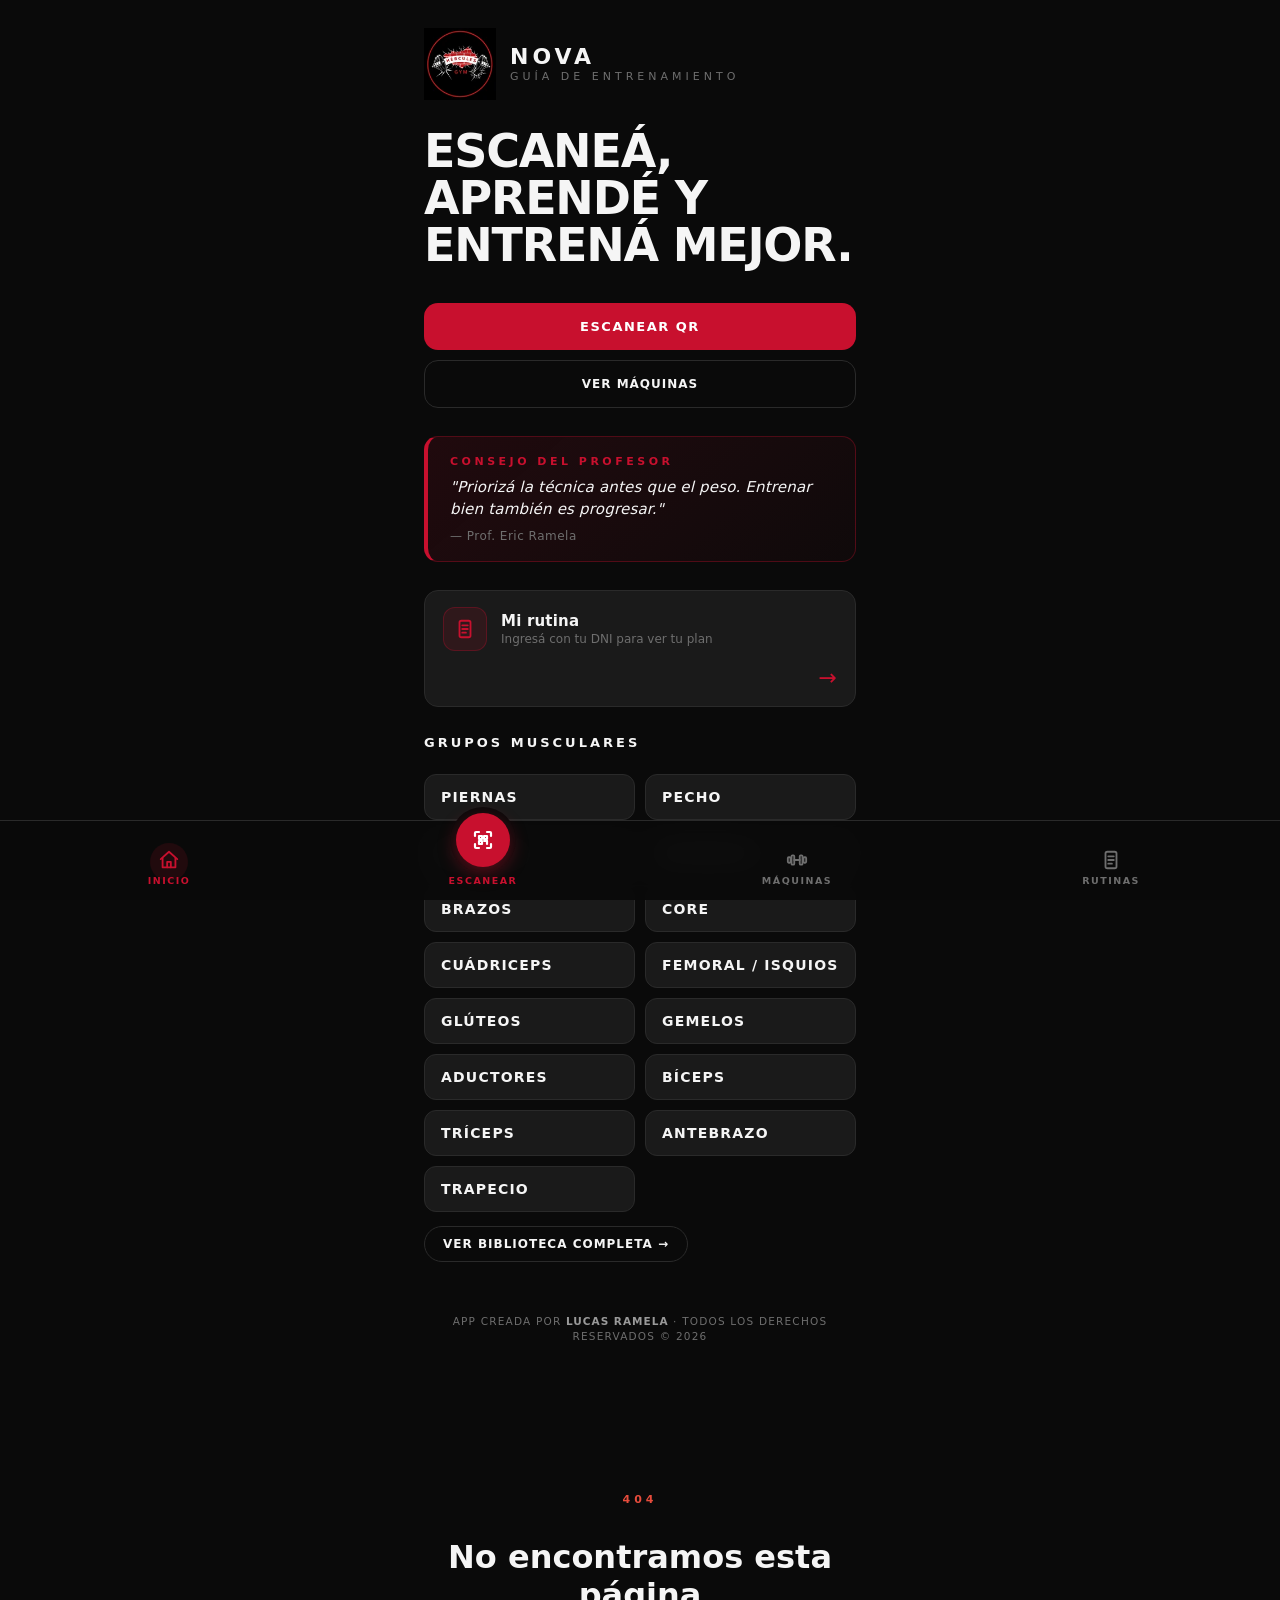
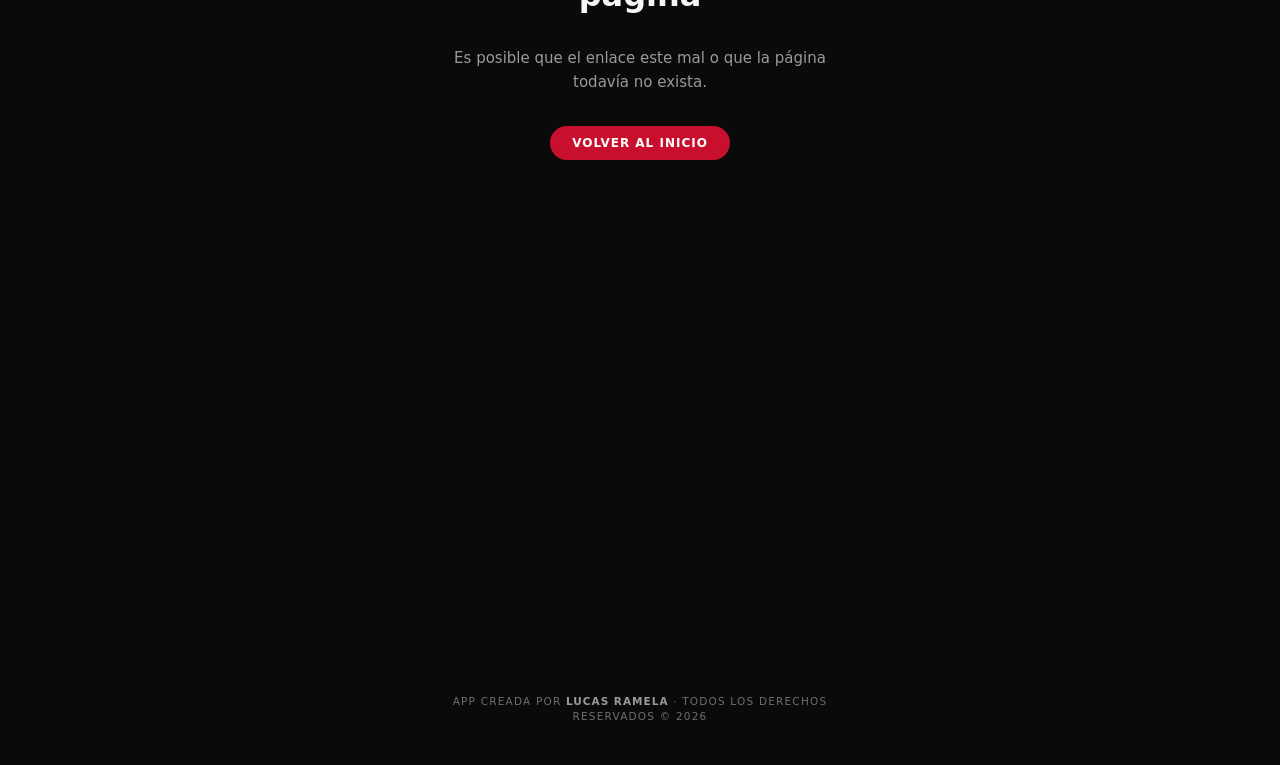
<file: Nova · Guía de entrenamiento.html>
<!DOCTYPE html>
<!-- saved from url=(0014)about:internet -->
<html lang="es"><head><meta http-equiv="Content-Type" content="text/html; charset=UTF-8">
    
    <meta name="viewport" content="width=device-width, initial-scale=1, viewport-fit=cover">
    <meta name="theme-color" content="#0A0A0A">
    <title>Nova · Guía de entrenamiento</title>
    <link rel="icon" type="image/png" sizes="32x32" href="https://app.novagym.online/img/favicon-32.png">
    <link rel="apple-touch-icon" sizes="180x180" href="https://app.novagym.online/img/apple-touch-icon.png">
    <link rel="manifest" href="https://app.novagym.online/manifest.json">
    <link rel="stylesheet" href="./Nova · Guía de entrenamiento_files/styles.css">
    <link rel="preconnect" href="https://fonts.googleapis.com/">
    <link rel="preconnect" href="https://fonts.gstatic.com/" crossorigin="">
    <link href="./Nova · Guía de entrenamiento_files/css2" rel="stylesheet">
  </head>
  <body>
    <div id="app"><main class="app-shell app-shell-with-nav home-shell"><header class="brand-row"><img class="brand-mark" src="./Nova · Guía de entrenamiento_files/nova-mark.webp" alt="Nova Gym"> <div class="brand-copy"><strong>Nova</strong> <span>Guía de entrenamiento</span></div></header> <section class="hero hero-large"><h1>Escaneá,<br>aprendé y<br>entrená mejor.</h1> <div class="hero-cta"><button class="primary-btn primary-btn-large" type="button">Escanear QR</button> <button class="ghost-btn ghost-btn-large" type="button">Ver máquinas</button></div></section> <article class="coach-tip-card"><span class="coach-tip-eyebrow">Consejo del profesor</span> <blockquote class="coach-tip-quote">"Priorizá la técnica antes que el peso. Entrenar bien también es progresar."</blockquote> <span class="coach-tip-author">— Prof. Eric Ramela</span></article> <section class="mi-rutina-card" role="button" tabindex="0"><div class="mi-rutina-icon"><svg viewBox="0 0 24 24" fill="none" stroke="currentColor" stroke-width="2" stroke-linecap="round" aria-hidden="true"><rect x="6" y="3" width="12" height="18" rx="2"></rect><path d="M9 8h6M9 12h6M9 16h4"></path></svg></div> <div class="mi-rutina-copy"><strong>Mi rutina</strong> <span>Ingresá con tu DNI para ver tu plan</span></div> <span class="nav-card-arrow">→</span></section>  <section class="muscle-groups-section"><p class="status-block-title">Grupos musculares</p> <div class="muscle-groups-grid"><button class="muscle-group-chip" type="button"><span class="muscle-group-name">Piernas</span> </button><button class="muscle-group-chip" type="button"><span class="muscle-group-name">Pecho</span> </button><button class="muscle-group-chip" type="button"><span class="muscle-group-name">Espalda</span> </button><button class="muscle-group-chip" type="button"><span class="muscle-group-name">Hombros</span> </button><button class="muscle-group-chip" type="button"><span class="muscle-group-name">Brazos</span> </button><button class="muscle-group-chip" type="button"><span class="muscle-group-name">Core</span> </button><button class="muscle-group-chip" type="button"><span class="muscle-group-name">Cuádriceps</span> </button><button class="muscle-group-chip" type="button"><span class="muscle-group-name">Femoral / Isquios</span> </button><button class="muscle-group-chip" type="button"><span class="muscle-group-name">Glúteos</span> </button><button class="muscle-group-chip" type="button"><span class="muscle-group-name">Gemelos</span> </button><button class="muscle-group-chip" type="button"><span class="muscle-group-name">Aductores</span> </button><button class="muscle-group-chip" type="button"><span class="muscle-group-name">Bíceps</span> </button><button class="muscle-group-chip" type="button"><span class="muscle-group-name">Tríceps</span> </button><button class="muscle-group-chip" type="button"><span class="muscle-group-name">Antebrazo</span> </button><button class="muscle-group-chip" type="button"><span class="muscle-group-name">Trapecio</span> </button></div> <button class="ghost-btn" type="button" style="margin-top: 14px; align-self: flex-start;">Ver biblioteca completa →</button></section> <footer class="app-credit"><p>App creada por <strong>Lucas Ramela</strong> · Todos los derechos reservados © 2026</p></footer></main> <nav class="bottom-nav" aria-label="Navegación principal"><button class="bottom-nav-tab active" type="button"><svg class="bottom-nav-icon" viewBox="0 0 24 24" fill="none" stroke="currentColor" stroke-width="2" stroke-linecap="round" stroke-linejoin="round" aria-hidden="true"><path d="M3 11l9-8 9 8"></path><path d="M5 10v10h14V10"></path><path d="M10 20v-6h4v6"></path></svg> <span class="bottom-nav-label">Inicio</span></button> <button class="bottom-nav-tab bottom-nav-tab-scan" type="button"><span class="bottom-nav-scan-circle"><svg viewBox="0 0 24 24" fill="none" stroke="currentColor" stroke-width="2.2" stroke-linecap="round" stroke-linejoin="round" aria-hidden="true"><path d="M4 8V5a1 1 0 011-1h3"></path><path d="M20 8V5a1 1 0 00-1-1h-3"></path><path d="M4 16v3a1 1 0 001 1h3"></path><path d="M20 16v3a1 1 0 01-1 1h-3"></path><rect x="8" y="8" width="3" height="3"></rect><rect x="13" y="8" width="3" height="3"></rect><rect x="8" y="13" width="3" height="3"></rect><line x1="13" y1="13" x2="16" y2="13"></line><line x1="16" y1="13" x2="16" y2="16"></line></svg></span> <span class="bottom-nav-label">Escanear</span></button> <button class="bottom-nav-tab" type="button"><svg class="bottom-nav-icon" viewBox="0 0 24 24" fill="none" stroke="currentColor" stroke-width="2" stroke-linecap="round" stroke-linejoin="round" aria-hidden="true"><rect x="2" y="9" width="3" height="6" rx="1"></rect><rect x="19" y="9" width="3" height="6" rx="1"></rect><rect x="6" y="7" width="3" height="10" rx="1"></rect><rect x="15" y="7" width="3" height="10" rx="1"></rect><line x1="9" y1="12" x2="15" y2="12"></line></svg> <span class="bottom-nav-label">Máquinas</span></button> <button class="bottom-nav-tab" type="button"><svg class="bottom-nav-icon" viewBox="0 0 24 24" fill="none" stroke="currentColor" stroke-width="2" stroke-linecap="round" stroke-linejoin="round" aria-hidden="true"><rect x="6" y="3" width="12" height="18" rx="2"></rect><path d="M9 8h6M9 12h6M9 16h4"></path></svg> <span class="bottom-nav-label">Rutinas</span></button></nav> </div>
    <script type="module" src="./Nova · Guía de entrenamiento_files/main.js"></script>
  

</body></html>
</file>
<file: Nova Gym _ Gimnasio premium_files/app.css>
*,:before,:after{--tw-border-spacing-x: 0;--tw-border-spacing-y: 0;--tw-translate-x: 0;--tw-translate-y: 0;--tw-rotate: 0;--tw-skew-x: 0;--tw-skew-y: 0;--tw-scale-x: 1;--tw-scale-y: 1;--tw-pan-x: ;--tw-pan-y: ;--tw-pinch-zoom: ;--tw-scroll-snap-strictness: proximity;--tw-gradient-from-position: ;--tw-gradient-via-position: ;--tw-gradient-to-position: ;--tw-ordinal: ;--tw-slashed-zero: ;--tw-numeric-figure: ;--tw-numeric-spacing: ;--tw-numeric-fraction: ;--tw-ring-inset: ;--tw-ring-offset-width: 0px;--tw-ring-offset-color: #fff;--tw-ring-color: rgb(59 130 246 / .5);--tw-ring-offset-shadow: 0 0 #0000;--tw-ring-shadow: 0 0 #0000;--tw-shadow: 0 0 #0000;--tw-shadow-colored: 0 0 #0000;--tw-blur: ;--tw-brightness: ;--tw-contrast: ;--tw-grayscale: ;--tw-hue-rotate: ;--tw-invert: ;--tw-saturate: ;--tw-sepia: ;--tw-drop-shadow: ;--tw-backdrop-blur: ;--tw-backdrop-brightness: ;--tw-backdrop-contrast: ;--tw-backdrop-grayscale: ;--tw-backdrop-hue-rotate: ;--tw-backdrop-invert: ;--tw-backdrop-opacity: ;--tw-backdrop-saturate: ;--tw-backdrop-sepia: ;--tw-contain-size: ;--tw-contain-layout: ;--tw-contain-paint: ;--tw-contain-style: }::backdrop{--tw-border-spacing-x: 0;--tw-border-spacing-y: 0;--tw-translate-x: 0;--tw-translate-y: 0;--tw-rotate: 0;--tw-skew-x: 0;--tw-skew-y: 0;--tw-scale-x: 1;--tw-scale-y: 1;--tw-pan-x: ;--tw-pan-y: ;--tw-pinch-zoom: ;--tw-scroll-snap-strictness: proximity;--tw-gradient-from-position: ;--tw-gradient-via-position: ;--tw-gradient-to-position: ;--tw-ordinal: ;--tw-slashed-zero: ;--tw-numeric-figure: ;--tw-numeric-spacing: ;--tw-numeric-fraction: ;--tw-ring-inset: ;--tw-ring-offset-width: 0px;--tw-ring-offset-color: #fff;--tw-ring-color: rgb(59 130 246 / .5);--tw-ring-offset-shadow: 0 0 #0000;--tw-ring-shadow: 0 0 #0000;--tw-shadow: 0 0 #0000;--tw-shadow-colored: 0 0 #0000;--tw-blur: ;--tw-brightness: ;--tw-contrast: ;--tw-grayscale: ;--tw-hue-rotate: ;--tw-invert: ;--tw-saturate: ;--tw-sepia: ;--tw-drop-shadow: ;--tw-backdrop-blur: ;--tw-backdrop-brightness: ;--tw-backdrop-contrast: ;--tw-backdrop-grayscale: ;--tw-backdrop-hue-rotate: ;--tw-backdrop-invert: ;--tw-backdrop-opacity: ;--tw-backdrop-saturate: ;--tw-backdrop-sepia: ;--tw-contain-size: ;--tw-contain-layout: ;--tw-contain-paint: ;--tw-contain-style: }*,:before,:after{box-sizing:border-box;border-width:0;border-style:solid;border-color:#e5e7eb}:before,:after{--tw-content: ""}html,:host{line-height:1.5;-webkit-text-size-adjust:100%;-moz-tab-size:4;-o-tab-size:4;tab-size:4;font-family:ui-sans-serif,system-ui,sans-serif,"Apple Color Emoji","Segoe UI Emoji",Segoe UI Symbol,"Noto Color Emoji";font-feature-settings:normal;font-variation-settings:normal;-webkit-tap-highlight-color:transparent}body{margin:0;line-height:inherit}hr{height:0;color:inherit;border-top-width:1px}abbr:where([title]){-webkit-text-decoration:underline dotted;text-decoration:underline dotted}h1,h2,h3,h4,h5,h6{font-size:inherit;font-weight:inherit}a{color:inherit;text-decoration:inherit}b,strong{font-weight:bolder}code,kbd,samp,pre{font-family:ui-monospace,SFMono-Regular,Menlo,Monaco,Consolas,Liberation Mono,Courier New,monospace;font-feature-settings:normal;font-variation-settings:normal;font-size:1em}small{font-size:80%}sub,sup{font-size:75%;line-height:0;position:relative;vertical-align:baseline}sub{bottom:-.25em}sup{top:-.5em}table{text-indent:0;border-color:inherit;border-collapse:collapse}button,input,optgroup,select,textarea{font-family:inherit;font-feature-settings:inherit;font-variation-settings:inherit;font-size:100%;font-weight:inherit;line-height:inherit;letter-spacing:inherit;color:inherit;margin:0;padding:0}button,select{text-transform:none}button,input:where([type=button]),input:where([type=reset]),input:where([type=submit]){-webkit-appearance:button;background-color:transparent;background-image:none}:-moz-focusring{outline:auto}:-moz-ui-invalid{box-shadow:none}progress{vertical-align:baseline}::-webkit-inner-spin-button,::-webkit-outer-spin-button{height:auto}[type=search]{-webkit-appearance:textfield;outline-offset:-2px}::-webkit-search-decoration{-webkit-appearance:none}::-webkit-file-upload-button{-webkit-appearance:button;font:inherit}summary{display:list-item}blockquote,dl,dd,h1,h2,h3,h4,h5,h6,hr,figure,p,pre{margin:0}fieldset{margin:0;padding:0}legend{padding:0}ol,ul,menu{list-style:none;margin:0;padding:0}dialog{padding:0}textarea{resize:vertical}input::-moz-placeholder,textarea::-moz-placeholder{opacity:1;color:#9ca3af}input::placeholder,textarea::placeholder{opacity:1;color:#9ca3af}button,[role=button]{cursor:pointer}:disabled{cursor:default}img,svg,video,canvas,audio,iframe,embed,object{display:block;vertical-align:middle}img,video{max-width:100%;height:auto}[hidden]:where(:not([hidden=until-found])){display:none}input:where([type=text]),input:where(:not([type])),input:where([type=email]),input:where([type=url]),input:where([type=password]),input:where([type=number]),input:where([type=date]),input:where([type=datetime-local]),input:where([type=month]),input:where([type=search]),input:where([type=tel]),input:where([type=time]),input:where([type=week]),select:where([multiple]),textarea,select{-webkit-appearance:none;-moz-appearance:none;appearance:none;background-color:#fff;border-color:#6b7280;border-width:1px;border-radius:0;padding:.5rem .75rem;font-size:1rem;line-height:1.5rem;--tw-shadow: 0 0 #0000}input:where([type=text]):focus,input:where(:not([type])):focus,input:where([type=email]):focus,input:where([type=url]):focus,input:where([type=password]):focus,input:where([type=number]):focus,input:where([type=date]):focus,input:where([type=datetime-local]):focus,input:where([type=month]):focus,input:where([type=search]):focus,input:where([type=tel]):focus,input:where([type=time]):focus,input:where([type=week]):focus,select:where([multiple]):focus,textarea:focus,select:focus{outline:2px solid transparent;outline-offset:2px;--tw-ring-inset: var(--tw-empty, );--tw-ring-offset-width: 0px;--tw-ring-offset-color: #fff;--tw-ring-color: #2563eb;--tw-ring-offset-shadow: var(--tw-ring-inset) 0 0 0 var(--tw-ring-offset-width) var(--tw-ring-offset-color);--tw-ring-shadow: var(--tw-ring-inset) 0 0 0 calc(1px + var(--tw-ring-offset-width)) var(--tw-ring-color);box-shadow:var(--tw-ring-offset-shadow),var(--tw-ring-shadow),var(--tw-shadow);border-color:#2563eb}input::-moz-placeholder,textarea::-moz-placeholder{color:#6b7280;opacity:1}input::placeholder,textarea::placeholder{color:#6b7280;opacity:1}::-webkit-datetime-edit-fields-wrapper{padding:0}::-webkit-date-and-time-value{min-height:1.5em;text-align:inherit}::-webkit-datetime-edit{display:inline-flex}::-webkit-datetime-edit,::-webkit-datetime-edit-year-field,::-webkit-datetime-edit-month-field,::-webkit-datetime-edit-day-field,::-webkit-datetime-edit-hour-field,::-webkit-datetime-edit-minute-field,::-webkit-datetime-edit-second-field,::-webkit-datetime-edit-millisecond-field,::-webkit-datetime-edit-meridiem-field{padding-top:0;padding-bottom:0}select{background-image:url("data:image/svg+xml,%3csvg xmlns='http://www.w3.org/2000/svg' fill='none' viewBox='0 0 20 20'%3e%3cpath stroke='%236b7280' stroke-linecap='round' stroke-linejoin='round' stroke-width='1.5' d='M6 8l4 4 4-4'/%3e%3c/svg%3e");background-position:right .5rem center;background-repeat:no-repeat;background-size:1.5em 1.5em;padding-right:2.5rem;-webkit-print-color-adjust:exact;print-color-adjust:exact}select:where([multiple]),select:where([size]:not([size="1"])){background-image:initial;background-position:initial;background-repeat:unset;background-size:initial;padding-right:.75rem;-webkit-print-color-adjust:unset;print-color-adjust:unset}input:where([type=checkbox]),input:where([type=radio]){-webkit-appearance:none;-moz-appearance:none;appearance:none;padding:0;-webkit-print-color-adjust:exact;print-color-adjust:exact;display:inline-block;vertical-align:middle;background-origin:border-box;-webkit-user-select:none;-moz-user-select:none;user-select:none;flex-shrink:0;height:1rem;width:1rem;color:#2563eb;background-color:#fff;border-color:#6b7280;border-width:1px;--tw-shadow: 0 0 #0000}input:where([type=checkbox]){border-radius:0}input:where([type=radio]){border-radius:100%}input:where([type=checkbox]):focus,input:where([type=radio]):focus{outline:2px solid transparent;outline-offset:2px;--tw-ring-inset: var(--tw-empty, );--tw-ring-offset-width: 2px;--tw-ring-offset-color: #fff;--tw-ring-color: #2563eb;--tw-ring-offset-shadow: var(--tw-ring-inset) 0 0 0 var(--tw-ring-offset-width) var(--tw-ring-offset-color);--tw-ring-shadow: var(--tw-ring-inset) 0 0 0 calc(2px + var(--tw-ring-offset-width)) var(--tw-ring-color);box-shadow:var(--tw-ring-offset-shadow),var(--tw-ring-shadow),var(--tw-shadow)}input:where([type=checkbox]):checked,input:where([type=radio]):checked{border-color:transparent;background-color:currentColor;background-size:100% 100%;background-position:center;background-repeat:no-repeat}input:where([type=checkbox]):checked{background-image:url("data:image/svg+xml,%3csvg viewBox='0 0 16 16' fill='white' xmlns='http://www.w3.org/2000/svg'%3e%3cpath d='M12.207 4.793a1 1 0 010 1.414l-5 5a1 1 0 01-1.414 0l-2-2a1 1 0 011.414-1.414L6.5 9.086l4.293-4.293a1 1 0 011.414 0z'/%3e%3c/svg%3e")}@media(forced-colors:active){input:where([type=checkbox]):checked{-webkit-appearance:auto;-moz-appearance:auto;appearance:auto}}input:where([type=radio]):checked{background-image:url("data:image/svg+xml,%3csvg viewBox='0 0 16 16' fill='white' xmlns='http://www.w3.org/2000/svg'%3e%3ccircle cx='8' cy='8' r='3'/%3e%3c/svg%3e")}@media(forced-colors:active){input:where([type=radio]):checked{-webkit-appearance:auto;-moz-appearance:auto;appearance:auto}}input:where([type=checkbox]):checked:hover,input:where([type=checkbox]):checked:focus,input:where([type=radio]):checked:hover,input:where([type=radio]):checked:focus{border-color:transparent;background-color:currentColor}input:where([type=checkbox]):indeterminate{background-image:url("data:image/svg+xml,%3csvg xmlns='http://www.w3.org/2000/svg' fill='none' viewBox='0 0 16 16'%3e%3cpath stroke='white' stroke-linecap='round' stroke-linejoin='round' stroke-width='2' d='M4 8h8'/%3e%3c/svg%3e");border-color:transparent;background-color:currentColor;background-size:100% 100%;background-position:center;background-repeat:no-repeat}@media(forced-colors:active){input:where([type=checkbox]):indeterminate{-webkit-appearance:auto;-moz-appearance:auto;appearance:auto}}input:where([type=checkbox]):indeterminate:hover,input:where([type=checkbox]):indeterminate:focus{border-color:transparent;background-color:currentColor}input:where([type=file]){background:unset;border-color:inherit;border-width:0;border-radius:0;padding:0;font-size:unset;line-height:inherit}input:where([type=file]):focus{outline:1px solid ButtonText;outline:1px auto -webkit-focus-ring-color}html{background:#09090b;overflow-x:hidden}body{position:relative;z-index:0;font-family:Inter,ui-sans-serif,system-ui,-apple-system,BlinkMacSystemFont,Segoe UI,sans-serif;background:transparent;overflow-x:hidden}body:before{position:fixed;top:-.75rem;right:-.75rem;bottom:-.75rem;left:-.75rem;z-index:-1;background:linear-gradient(#09090bad,#09090bc2),url(https://images.unsplash.com/photo-1534438327276-14e5300c3a48?auto=format&fit=crop&w=1800&q=82) center / cover no-repeat,#09090b;content:"";pointer-events:none}.btn-primary{display:inline-flex;align-items:center;border-radius:.5rem;--tw-bg-opacity: 1;background-color:rgb(22 101 52 / var(--tw-bg-opacity, 1));padding:.75rem 1.5rem;font-size:.875rem;line-height:1.25rem;font-weight:900;text-transform:uppercase;letter-spacing:.16em;--tw-text-opacity: 1;color:rgb(255 255 255 / var(--tw-text-opacity, 1));--tw-shadow: 0 18px 48px rgba(20, 83, 45, .34);--tw-shadow-colored: 0 18px 48px var(--tw-shadow-color);box-shadow:var(--tw-ring-offset-shadow, 0 0 #0000),var(--tw-ring-shadow, 0 0 #0000),var(--tw-shadow);transition-property:color,background-color,border-color,text-decoration-color,fill,stroke,opacity,box-shadow,transform,filter,backdrop-filter;transition-timing-function:cubic-bezier(.4,0,.2,1);transition-duration:.15s}.btn-primary:hover{--tw-translate-y: -.125rem;transform:translate(var(--tw-translate-x),var(--tw-translate-y)) rotate(var(--tw-rotate)) skew(var(--tw-skew-x)) skewY(var(--tw-skew-y)) scaleX(var(--tw-scale-x)) scaleY(var(--tw-scale-y));--tw-bg-opacity: 1;background-color:rgb(21 128 61 / var(--tw-bg-opacity, 1))}.btn-secondary{display:inline-flex;align-items:center;border-radius:.5rem;border-width:1px;border-color:#ffffff26;background-color:#ffffff12;padding:.75rem 1.5rem;font-size:.875rem;line-height:1.25rem;font-weight:900;text-transform:uppercase;letter-spacing:.16em;--tw-text-opacity: 1;color:rgb(255 255 255 / var(--tw-text-opacity, 1));transition-property:color,background-color,border-color,text-decoration-color,fill,stroke,opacity,box-shadow,transform,filter,backdrop-filter;transition-timing-function:cubic-bezier(.4,0,.2,1);transition-duration:.15s}.btn-secondary:hover{--tw-translate-y: -.125rem;transform:translate(var(--tw-translate-x),var(--tw-translate-y)) rotate(var(--tw-rotate)) skew(var(--tw-skew-x)) skewY(var(--tw-skew-y)) scaleX(var(--tw-scale-x)) scaleY(var(--tw-scale-y));border-color:#86efacb3;background-color:#ffffff1f}.fixed{position:fixed}.relative{position:relative}.inset-x-0{left:0;right:0}.top-0{top:0}.z-10{z-index:10}.z-50{z-index:50}.mx-auto{margin-left:auto;margin-right:auto}.mt-10{margin-top:2.5rem}.mt-2{margin-top:.5rem}.mt-4{margin-top:1rem}.mt-5{margin-top:1.25rem}.mt-6{margin-top:1.5rem}.mt-8{margin-top:2rem}.block{display:block}.inline{display:inline}.flex{display:flex}.grid{display:grid}.hidden{display:none}.h-11{height:2.75rem}.w-11{width:2.75rem}.w-full{width:100%}.max-w-4xl{max-width:56rem}.max-w-7xl{max-width:80rem}.resize{resize:both}.flex-col{flex-direction:column}.place-items-center{place-items:center}.items-center{align-items:center}.justify-center{justify-content:center}.justify-between{justify-content:space-between}.gap-10{gap:2.5rem}.gap-4{gap:1rem}.gap-5{gap:1.25rem}.gap-8{gap:2rem}.space-y-4>:not([hidden])~:not([hidden]){--tw-space-y-reverse: 0;margin-top:calc(1rem * calc(1 - var(--tw-space-y-reverse)));margin-bottom:calc(1rem * var(--tw-space-y-reverse))}.scroll-smooth{scroll-behavior:smooth}.rounded-lg{border-radius:.5rem}.border{border-width:1px}.border-b{border-bottom-width:1px}.border-t{border-top-width:1px}.border-white\/10{border-color:#ffffff1a}.bg-black{--tw-bg-opacity: 1;background-color:rgb(0 0 0 / var(--tw-bg-opacity, 1))}.bg-white\/5{background-color:#ffffff0d}.bg-zinc-950{--tw-bg-opacity: 1;background-color:rgb(9 9 11 / var(--tw-bg-opacity, 1))}.px-5{padding-left:1.25rem;padding-right:1.25rem}.py-1{padding-top:.25rem;padding-bottom:.25rem}.py-10{padding-top:2.5rem;padding-bottom:2.5rem}.py-5{padding-top:1.25rem;padding-bottom:1.25rem}.text-left{text-align:left}.text-center{text-align:center}.text-4xl{font-size:2.25rem;line-height:2.5rem}.text-base{font-size:1rem;line-height:1.5rem}.text-lg{font-size:1.125rem;line-height:1.75rem}.text-sm{font-size:.875rem;line-height:1.25rem}.font-black{font-weight:900}.font-semibold{font-weight:600}.uppercase{text-transform:uppercase}.leading-8{line-height:2rem}.leading-tight{line-height:1.25}.tracking-\[0\.22em\]{letter-spacing:.22em}.text-green-200{--tw-text-opacity: 1;color:rgb(187 247 208 / var(--tw-text-opacity, 1))}.text-white{--tw-text-opacity: 1;color:rgb(255 255 255 / var(--tw-text-opacity, 1))}.text-zinc-200{--tw-text-opacity: 1;color:rgb(228 228 231 / var(--tw-text-opacity, 1))}.text-zinc-300{--tw-text-opacity: 1;color:rgb(212 212 216 / var(--tw-text-opacity, 1))}.text-zinc-400{--tw-text-opacity: 1;color:rgb(161 161 170 / var(--tw-text-opacity, 1))}.text-zinc-500{--tw-text-opacity: 1;color:rgb(113 113 122 / var(--tw-text-opacity, 1))}.underline{text-decoration-line:underline}.decoration-green-500\/50{text-decoration-color:#22c55e80}.underline-offset-4{text-underline-offset:4px}.antialiased{-webkit-font-smoothing:antialiased;-moz-osx-font-smoothing:grayscale}.backdrop-blur-xl{--tw-backdrop-blur: blur(24px);-webkit-backdrop-filter:var(--tw-backdrop-blur) var(--tw-backdrop-brightness) var(--tw-backdrop-contrast) var(--tw-backdrop-grayscale) var(--tw-backdrop-hue-rotate) var(--tw-backdrop-invert) var(--tw-backdrop-opacity) var(--tw-backdrop-saturate) var(--tw-backdrop-sepia);backdrop-filter:var(--tw-backdrop-blur) var(--tw-backdrop-brightness) var(--tw-backdrop-contrast) var(--tw-backdrop-grayscale) var(--tw-backdrop-hue-rotate) var(--tw-backdrop-invert) var(--tw-backdrop-opacity) var(--tw-backdrop-saturate) var(--tw-backdrop-sepia)}[x-cloak]{display:none!important}.site-loader{position:fixed;top:0;right:0;bottom:0;left:0;z-index:9999;display:grid;place-items:center;align-content:center;background:radial-gradient(circle at center,#241312,#09090b 58%);transition:opacity .55s ease,visibility .55s ease}.site-loader.is-hidden{visibility:hidden;opacity:0;pointer-events:none}.loader-logo-wrap{display:grid;place-items:center;width:min(25rem,82vw);border:0;border-radius:0;background:transparent;padding:0;box-shadow:none;animation:loader-pulse 1.5s ease-in-out infinite}.loader-logo-wrap img{display:block;width:100%;height:auto;border-radius:0;background:transparent;box-shadow:none}.nav-link{font-size:.95rem;letter-spacing:.01em;transition:color .2s ease}.nav-link:hover{color:#16a34a}.header-social{display:flex;min-width:7.25rem;align-items:center;justify-content:flex-end;gap:.65rem}.header-social a{display:grid;width:2.35rem;height:2.35rem;place-items:center;border:1px solid rgba(255,255,255,.1);border-radius:999px;background:#ffffff0d;color:#e4e4e7;transition:transform .2s ease,border-color .2s ease,color .2s ease,background .2s ease}.header-social a:hover{border-color:#16a34aa6;background:#16a34a1f;color:#4ade80;transform:translateY(-2px)}.header-social svg{width:1.1rem;height:1.1rem}.nova-icon-button{display:grid;width:3.65rem;height:3.65rem;place-items:center;border:1px solid rgba(22,163,74,.42);border-radius:999px;background:radial-gradient(circle at 50% 35%,#ffffff1a,#1665342e);box-shadow:0 18px 44px #7f1d1d40;transition:border-color .2s ease,transform .2s ease,box-shadow .2s ease}.nova-icon-button:hover{border-color:#4ade80cc;box-shadow:0 22px 54px #7f1d1d61;transform:translateY(-2px)}.nova-icon-button img{width:3rem;height:3rem;-o-object-fit:contain;object-fit:contain;transform:scale(1.55)}.hamburger,.hamburger:before,.hamburger:after{display:block;width:20px;height:2px;background:#fff;transition:.2s ease;content:""}.hamburger:before{transform:translateY(-7px)}.hamburger:after{transform:translateY(5px)}.hamburger.is-open{background:transparent}.hamburger.is-open:before{transform:translateY(2px) rotate(45deg)}.hamburger.is-open:after{transform:translateY(0) rotate(-45deg)}.hero-section{position:relative;min-height:100svh;overflow:hidden;background:#09090b}.hero-frame{min-height:100svh;padding-bottom:5rem;padding-top:9rem}.hero-video{position:absolute;top:0;right:0;bottom:0;left:0;width:100%;height:100%;border:0;filter:saturate(1.05) contrast(1.04) brightness(.98);-o-object-fit:cover;object-fit:cover;opacity:.78;pointer-events:none;transform:scale(1.002)}.hero-motivation-video{position:absolute;left:50%;bottom:.65rem;z-index:12;width:min(32rem,calc(100% - 2rem));height:7rem;border:0;-o-object-fit:cover;object-fit:cover;-o-object-position:center bottom;object-position:center bottom;opacity:.98;filter:contrast(1.45) brightness(1.18) saturate(1.04);mix-blend-mode:screen;transform:translate(-50%);pointer-events:none}.hero-sound-toggle{position:absolute;left:1.25rem;bottom:1.15rem;z-index:13;display:inline-flex;align-items:center;gap:.55rem;border:1px solid rgba(248,113,113,.38);border-radius:999px;background:#09090bad;padding:.68rem .95rem;color:#fff;font-size:.72rem;font-weight:900;letter-spacing:.1em;text-transform:uppercase;box-shadow:0 16px 42px #0000005c;-webkit-backdrop-filter:blur(12px);backdrop-filter:blur(12px);transition:border-color .2s ease,background .2s ease,transform .2s ease}.hero-sound-toggle:hover,.hero-sound-toggle.is-active{border-color:#4ade809e;background:#7f1d1dc2;transform:translateY(-2px)}.hero-sound-icon{display:grid;width:1.35rem;height:1.35rem;place-items:center;color:#bbf7d0}.hero-sound-icon svg{width:1.1rem;height:1.1rem}.hero-overlay{position:absolute;top:0;right:0;bottom:0;left:0;z-index:2;background:radial-gradient(circle at 50% 48%,rgba(22,163,74,.14),transparent 24rem),linear-gradient(180deg,#09090b2e,#09090bbd),linear-gradient(90deg,#09090ba8,#09090b47,#09090ba8)}.eyebrow,.service-kicker,.plan-tag{margin:0;color:#16a34a;font-size:.78rem;font-weight:900;text-transform:uppercase;letter-spacing:.16em}.eyebrow{letter-spacing:.22em}.hero-copy{text-shadow:0 18px 46px rgba(0,0,0,.72)}.hero-copy h1{text-wrap:balance}.hero-title-effect{background:linear-gradient(100deg,#fff,#fff 34%,#bbf7d0,#fff 62%,#fff);background-size:220% 100%;-webkit-background-clip:text;background-clip:text;color:transparent;display:inline-block;width:-moz-max-content;width:max-content;max-width:96vw;font-size:clamp(1.9rem,5vw,4.85rem)!important;line-height:.92!important;letter-spacing:.02em;white-space:nowrap!important;text-shadow:none;animation:titleLightSweep 4.6s ease-in-out infinite}.hero-impact{max-width:36rem;color:#bbf7d0;font-size:clamp(1.05rem,2.2vw,1.45rem);font-weight:900;line-height:1.15;text-wrap:balance}.hero-title-mobile,.hero-badge-mobile,.hero-badge-icon-mobile,.hero-copy-mobile,.hero-mobile-note{display:none}@keyframes titleLightSweep{0%,to{background-position:120% center;filter:drop-shadow(0 0 0 rgba(248,113,113,0))}45%,55%{background-position:0% center;filter:drop-shadow(0 0 22px rgba(248,113,113,.18))}}@keyframes openingHeartbeat{0%,to{opacity:.72;transform:scale(1)}50%{opacity:1;transform:scale(1.035)}}.metric,.feature-card,.service-card,.price-card,.contact-form{border:1px solid rgba(255,255,255,.1);border-radius:1rem;background:linear-gradient(180deg,#ffffff14,#ffffff09);box-shadow:0 25px 80px #00000047}.section-band{padding:6rem 0;background:linear-gradient(180deg,#09090bad,#171211bd)}.section-dark{padding:6rem 0;background:#09090bb8}.section-heading{max-width:48rem}.section-heading h2{margin:1rem 0 0;font-size:clamp(2rem,4vw,3.5rem);font-weight:900;line-height:1.03}.feature-card,.price-card,.contact-form{padding:1.5rem}.feature-card h3,.service-card h3,.price-card h3,.coach-card h3{margin:1rem 0 .65rem;font-size:1.25rem;font-weight:900}.feature-card p,.service-card p,.price-card li{color:#d4d4d8;line-height:1.65}.icon-badge{display:grid;place-items:center;width:3.2rem;height:3.2rem;border-radius:.75rem;background:#16653433;color:#16a34a;font-weight:900}.icon-badge svg{width:1.65rem;height:1.65rem}.service-card{position:relative;display:flex;min-height:14rem;align-items:flex-end;justify-content:space-between;gap:1.5rem;overflow:hidden;padding:1.5rem}.service-card:before{position:absolute;inset:auto -20% -40% 30%;height:10rem;background:radial-gradient(circle,rgba(153,27,27,.26),transparent 60%);content:""}.service-card>*{position:relative}.service-card a{color:#16a34a;font-weight:900}.price-card{position:relative;display:flex;min-height:22rem;flex-direction:column;justify-content:space-between;overflow:hidden;padding:2rem;background:linear-gradient(145deg,#ffffff18,#ffffff06),radial-gradient(circle at 86% 12%,rgba(22,163,74,.22),transparent 34%);transition:transform .25s ease,border-color .25s ease,box-shadow .25s ease}.price-card:before{position:absolute;top:0;right:0;bottom:0;left:0;border-top:1px solid rgba(255,255,255,.18);background:linear-gradient(115deg,transparent 0%,rgba(255,255,255,.08) 42%,transparent 70%);opacity:0;transform:translate(-55%);transition:opacity .25s ease,transform .45s ease;content:""}.price-card:hover{border-color:#16a34a8c;box-shadow:0 32px 90px #00000057,0 0 0 1px #16a34a1f;transform:translateY(-6px)}.price-card:hover:before{opacity:1;transform:translate(35%)}.price-card>*{position:relative}.price-card-featured{border-color:#16a34ad1;background:linear-gradient(160deg,#1665345c,#ffffff0b),radial-gradient(circle at 82% 10%,rgba(248,113,113,.2),transparent 36%);transform:translateY(-10px)}.price-card h3{margin-top:.65rem;color:#fff;font-size:1.55rem;letter-spacing:.14em}.plan-description{max-width:15rem;margin:1rem 0 0;color:#d4d4d8;line-height:1.7}.price{margin:2rem 0;color:#fff;font-size:clamp(2.6rem,4.2vw,3.6rem);font-weight:900}.price span{color:#a1a1aa;font-size:.9rem}.price-card ul{display:grid;gap:.8rem;margin:1.4rem 0;padding:0;list-style:none}.price-card li:before{display:inline-block;width:.55rem;height:.55rem;margin-right:.65rem;border-radius:999px;background:#16a34a;content:""}.coach-card{overflow:hidden;padding:2rem;text-align:center;background:transparent;border:0;box-shadow:none}.coach-card-featured{display:grid;max-width:68rem;grid-template-columns:minmax(13rem,.8fr) minmax(0,1.2fr);align-items:center;gap:2rem;margin:0 auto;border:1px solid rgba(255,255,255,.11);border-radius:1.25rem;background:linear-gradient(135deg,#16a34a24,#ffffff0b 42%,#ffffff08),#09090bb8;box-shadow:0 28px 90px #00000059;text-align:left}.coach-card-featured .coach-photo{width:min(18rem,72vw);height:min(18rem,72vw);aspect-ratio:1;border-radius:999px}.coach-profile-copy h3{margin-top:.5rem;font-size:clamp(2rem,4vw,3.4rem);line-height:.96}.coach-label{color:#86efac;font-size:.74rem;font-weight:900;text-transform:uppercase;letter-spacing:.16em}.coach-quote{margin-top:1.35rem;border-left:3px solid #16a34a;padding-left:1rem;color:#fff;font-size:1.05rem;font-weight:900;line-height:1.55}.coach-photo{width:min(16rem,72vw);height:min(16rem,72vw);margin:0 auto;overflow:hidden;border:2px solid rgba(22,163,74,.42);border-radius:999px;background:#0a0a0cb8;box-shadow:0 22px 60px #00000059}.coach-photo img{width:100%;height:100%;-o-object-fit:cover;object-fit:cover;-o-object-position:center;object-position:center;filter:saturate(.92) contrast(1.04)}.role{margin:0;color:#16a34a;font-weight:800}.gallery-carousel{position:relative}.gallery-track{display:grid;grid-auto-columns:minmax(19rem,38%);grid-auto-flow:column;gap:1rem;overflow-x:auto;overflow-y:hidden;-webkit-overflow-scrolling:touch;overscroll-behavior-inline:contain;scroll-behavior:smooth;scroll-snap-type:x mandatory;scrollbar-width:none;padding:.25rem 0 1rem;touch-action:pan-x}.gallery-track::-webkit-scrollbar{display:none}.gallery-slide{position:relative;min-height:24rem;margin:0;scroll-snap-align:start}.gallery-lightbox-trigger{position:relative;display:block;width:100%;height:100%;min-height:24rem;overflow:hidden;border:1px solid rgba(255,255,255,.1);border-radius:1rem;background:#0a0a0cb3;box-shadow:0 22px 70px #0000004d;cursor:zoom-in;text-align:left;transition:border-color .2s ease,transform .2s ease,box-shadow .2s ease}.gallery-lightbox-trigger:hover{border-color:#4ade8073;box-shadow:0 26px 82px #00000061,0 0 36px #16a34a24;transform:translateY(-3px)}.gallery-lightbox-trigger img{width:100%;height:100%;min-height:24rem;-o-object-fit:cover;object-fit:cover;transform:scale(1.02)}.gallery-lightbox-trigger:before{position:absolute;top:0;right:0;bottom:0;left:0;z-index:1;background:linear-gradient(0deg,rgba(0,0,0,.66),transparent 55%);content:""}.gallery-lightbox-trigger figcaption{position:absolute;left:1rem;bottom:1rem;z-index:2;color:#fff;font-weight:900}.gallery-nav,.gallery-lightbox-nav,.gallery-lightbox-close{display:grid;place-items:center;border:1px solid rgba(255,255,255,.14);border-radius:999px;background:#09090bc7;color:#fff;box-shadow:0 18px 48px #00000061;transition:transform .2s ease,border-color .2s ease,background .2s ease}.gallery-nav{position:absolute;top:50%;z-index:5;width:3rem;height:3rem;transform:translateY(-50%)}.gallery-nav:hover,.gallery-lightbox-nav:hover,.gallery-lightbox-close:hover{border-color:#4ade808a;background:#166534d1}.gallery-nav svg,.gallery-lightbox-nav svg,.gallery-lightbox-close svg{width:1.25rem;height:1.25rem}.gallery-nav-prev{left:-1.5rem}.gallery-nav-next{right:-1.5rem}.gallery-dots{display:flex;justify-content:center;gap:.45rem;margin-top:.75rem}.gallery-dot{width:.5rem;height:.5rem;border-radius:999px;background:#ffffff38;transition:width .2s ease,background .2s ease}.gallery-dot.is-active{width:1.4rem;background:#16a34a}.gallery-lightbox{position:fixed;top:0;right:0;bottom:0;left:0;z-index:130;display:grid;place-items:center;padding:1.25rem;background:#000000db;opacity:0;pointer-events:none;transition:opacity .2s ease}.gallery-lightbox.is-visible{opacity:1;pointer-events:auto}.gallery-lightbox-frame{display:grid;gap:.85rem;width:min(68rem,100%);margin:0}.gallery-lightbox-frame img{display:block;max-width:100%;max-height:min(76vh,48rem);margin:0 auto;border:1px solid rgba(255,255,255,.12);border-radius:1rem;-o-object-fit:contain;object-fit:contain;box-shadow:0 30px 90px #00000094}.gallery-lightbox-frame figcaption{color:#fff;font-weight:900;text-align:center}.gallery-lightbox-frame figcaption:empty{display:none}.gallery-lightbox-close{position:absolute;top:1rem;right:1rem;width:3rem;height:3rem}.gallery-lightbox-nav{position:absolute;top:50%;width:3.2rem;height:3.2rem;transform:translateY(-50%)}.gallery-lightbox-prev{left:1rem}.gallery-lightbox-next{right:1rem}.contact-form{display:grid;gap:1.25rem}.contact-form label{display:grid;gap:.55rem;color:#fff;font-size:.88rem;font-weight:800}.contact-form input,.contact-form select,.contact-form textarea{width:100%;border:1px solid rgba(255,255,255,.12);border-radius:.65rem;background:#00000052;color:#fff;padding:.95rem 1rem;outline:none}.contact-form input:focus,.contact-form select:focus,.contact-form textarea:focus{border-color:#22c55e;box-shadow:0 0 0 4px #22c55e24}.contact-form span{color:#16a34a;font-size:.78rem}.success-message{border:1px solid rgba(239,68,68,.4);border-radius:.75rem;background:#1665342e;padding:1rem;color:#dcfce7;font-weight:800}.lead-success-popup{position:fixed;top:0;right:0;bottom:0;left:0;z-index:120;display:grid;place-items:center;padding:1.25rem;background:#0000009e;opacity:0;pointer-events:none;transition:opacity .16s ease}.lead-success-popup.is-visible{opacity:1;pointer-events:auto}.lead-success-card{position:relative;width:min(34rem,100%);overflow:hidden;border:1px solid rgba(248,113,113,.34);border-radius:.95rem;background:radial-gradient(circle at 50% 0%,rgba(22,163,74,.3),transparent 42%),linear-gradient(145deg,#18181bfa,#070709fa);padding:2.15rem 2rem 1.55rem;color:#fff;text-align:center;box-shadow:0 32px 90px #00000094,0 0 44px #16a34a33;transform:translateY(.5rem) scale(.985);will-change:transform;animation:success-pop .22s ease forwards}.lead-success-close{position:absolute;top:.75rem;right:.75rem;display:grid;width:2rem;height:2rem;place-items:center;border:1px solid rgba(255,255,255,.1);border-radius:999px;background:#ffffff0f;color:#fff;font-size:1.35rem;line-height:1}.lead-success-close svg{width:1.05rem;height:1.05rem}.lead-success-icon{position:relative;display:grid;width:5rem;height:5rem;place-items:center;margin:0 auto 1.35rem;border-radius:999px;background:radial-gradient(circle,#16a34a4d,#7f1d1d24);box-shadow:0 0 0 8px #16a34a14,0 0 46px #16a34a40}.lead-success-check{position:absolute;right:.05rem;bottom:.1rem;z-index:2;display:grid;width:1.9rem;height:1.9rem;place-items:center;border-radius:999px;background:#16a34a;color:#fff;box-shadow:0 10px 22px #16a34a59}.lead-success-check svg{width:1.15rem;height:1.15rem}.lead-success-arm{display:grid;width:3.4rem;height:3.4rem;place-items:center;color:#bbf7d0;position:relative;z-index:1}.lead-success-arm-icon{display:block;width:3.4rem;height:3.4rem;fill:currentColor;filter:drop-shadow(0 0 12px rgba(22,163,74,.3))}.lead-success-card h2{margin:0;color:#fff;font-size:clamp(1.55rem,5vw,2rem);font-weight:950;line-height:1.02}.lead-success-copy{margin:1.25rem auto 0;max-width:25rem;color:#d4d4d8;font-size:.95rem;line-height:1.55}.lead-success-accept{display:inline-flex;justify-content:center;margin-top:1.25rem;border:1px solid rgba(248,113,113,.34);border-radius:.75rem;background:linear-gradient(135deg,#15803d,#16a34a);padding:.85rem 1.45rem;color:#fff;font-size:.78rem;font-weight:950;letter-spacing:.14em;text-transform:uppercase;box-shadow:0 16px 38px #15803d4d;transition:transform .2s ease,box-shadow .2s ease}.lead-success-accept:hover{transform:translateY(-2px);box-shadow:0 20px 46px #15803d66}@keyframes success-pop{to{transform:none}}.contact-map{position:relative;overflow:hidden;border:1px solid rgba(255,255,255,.1);border-radius:1rem;background:linear-gradient(180deg,#ffffff14,#ffffff09);box-shadow:0 25px 80px #00000047}.contact-map iframe{display:block;width:100%;height:17rem;border:0;filter:grayscale(.25) contrast(1.05)}.gym-map-pin{position:absolute;left:53%;top:48%;display:grid;place-items:center;width:3.25rem;height:3.25rem;border:2px solid rgba(255,255,255,.82);border-radius:999px;background:#166534;color:#fff;box-shadow:0 16px 38px #00000075,0 0 0 10px #1665342e;transform:translate(-50%,-50%);cursor:default}.gym-map-pin svg{width:1.55rem;height:1.55rem}.gym-map-pin span{position:absolute;bottom:calc(100% + .75rem);left:50%;width:-moz-max-content;width:max-content;border:1px solid rgba(255,255,255,.14);border-radius:.55rem;background:#09090beb;padding:.45rem .7rem;color:#fff;font-size:.78rem;font-weight:900;opacity:0;pointer-events:none;transform:translate(-50%) translateY(.35rem);transition:opacity .2s ease,transform .2s ease}.gym-map-pin:hover span,.gym-map-pin:focus span{opacity:1;transform:translate(-50%) translateY(0)}.scroll-top-button{position:fixed;right:1.25rem;bottom:1.25rem;z-index:80;display:grid;place-items:center;width:3rem;height:3rem;border:1px solid rgba(255,255,255,.14);border-radius:999px;background:#166534f0;color:#fff;box-shadow:0 20px 58px #0000006b;opacity:0;pointer-events:none;transform:translateY(.75rem);transition:opacity .2s ease,transform .2s ease,background .2s ease}.scroll-top-button:hover{background:#16a34a}.scroll-top-button.is-visible{opacity:1;pointer-events:auto;transform:none}.scroll-top-button svg{width:1.25rem;height:1.25rem}.whatsapp-float{position:fixed;right:5rem;bottom:1.25rem;z-index:80;display:grid;width:3rem;height:3rem;place-items:center;border:1px solid rgba(255,255,255,.22);border-radius:999px;background:radial-gradient(circle at 35% 25%,rgba(255,255,255,.36),transparent 32%),linear-gradient(135deg,#22c55e,#128c4a);color:#fff;box-shadow:0 16px 38px #16a34a52;transition:transform .25s ease,box-shadow .25s ease,border-color .2s ease}.whatsapp-float:hover{transform:translateY(-3px);border-color:#ffffff70;box-shadow:0 20px 48px #16a34a6b}.whatsapp-float svg{width:1.35rem;height:1.35rem}.offer-popup{position:fixed;right:1.5rem;bottom:5.15rem;z-index:95;width:min(24rem,calc(100vw - 3rem));opacity:0;pointer-events:none;transform:translateY(1rem) scale(.98);transition:opacity .28s ease,transform .28s ease}.offer-popup.is-visible{opacity:1;pointer-events:auto;transform:none}.offer-popup-card{position:relative;overflow:hidden;border:1px solid rgba(248,113,113,.32);border-radius:1rem;background:radial-gradient(circle at 15% 0%,rgba(22,163,74,.28),transparent 42%),linear-gradient(145deg,#18181bf5,#070709f5);padding:1.35rem;color:#fff;box-shadow:0 28px 80px #00000080,0 0 38px #16a34a2e;-webkit-backdrop-filter:blur(14px);backdrop-filter:blur(14px)}.offer-popup-close{position:absolute;top:.65rem;right:.7rem;display:grid;width:2rem;height:2rem;place-items:center;border:1px solid rgba(255,255,255,.1);border-radius:999px;background:#ffffff0f;color:#fff;font-size:1.35rem;line-height:1;transition:border-color .2s ease,background .2s ease}.offer-popup-close:hover{border-color:#4ade8070;background:#16a34a29}.offer-popup-kicker{margin:0 2.5rem .75rem 0;color:#86efac;font-size:.72rem;font-weight:900;letter-spacing:.18em;text-transform:uppercase}.offer-popup h2{margin:0;max-width:19rem;color:#fff;font-size:clamp(1.35rem,2vw,1.75rem);font-weight:950;line-height:1.05}.offer-popup-copy{margin:.85rem 0 0;max-width:20rem;color:#d4d4d8;font-size:.9rem;line-height:1.55}.offer-popup-cta{display:inline-flex;margin-top:1.1rem;border-radius:.7rem;background:linear-gradient(135deg,#15803d,#16a34a);padding:.8rem 1rem;color:#fff;font-size:.72rem;font-weight:950;letter-spacing:.12em;text-transform:uppercase;box-shadow:0 16px 40px #15803d4d}.footer-social{display:flex;align-items:center;gap:.8rem;margin-top:1rem;color:#d4d4d8;font-weight:800}.footer-social a{display:grid;width:2.35rem;height:2.35rem;place-items:center;border:1px solid rgba(255,255,255,.12);border-radius:999px;background:#ffffff0f;color:#fff;transition:border-color .2s ease,color .2s ease,transform .2s ease}.footer-social a:hover{border-color:#16a34aa6;color:#4ade80;transform:translateY(-2px)}.footer-social svg{width:1.15rem;height:1.15rem}[data-reveal]{opacity:0;transform:translateY(18px);transition:opacity .65s ease,transform .65s ease}[data-reveal=differential]{transform:translateY(28px) scale(.94) rotateX(8deg);transform-origin:center bottom;transition:opacity .75s ease,transform .75s cubic-bezier(.16,1,.3,1),box-shadow .35s ease}[data-reveal=service]{transform:translate(-24px) skew(-2deg);transition:opacity .75s ease,transform .75s cubic-bezier(.22,1,.36,1)}[data-reveal].is-visible{opacity:1;transform:none}.feature-card:nth-child(2),.service-card:nth-child(2){transition-delay:.08s}.feature-card:nth-child(3),.service-card:nth-child(3){transition-delay:.16s}.feature-card:nth-child(4),.service-card:nth-child(4){transition-delay:.24s}@media(max-width:1023px){.hero-section{background-position:60% center}.hero-overlay{background:radial-gradient(circle at 50% 42%,rgba(22,163,74,.18),transparent 18rem),linear-gradient(180deg,#09090b7a,#09090beb),linear-gradient(90deg,#09090bc2,#09090bad)}.gallery-track{grid-auto-columns:minmax(18rem,72%)}.gallery-slide,.gallery-lightbox-trigger,.gallery-lightbox-trigger img{min-height:22rem}.price-card-featured{transform:none}.service-card{display:grid}.coach-card-featured{grid-template-columns:1fr;text-align:center}.coach-quote{border-left:0;border-top:3px solid #16a34a;padding-left:0;padding-top:1rem}}@media(max-width:767px){.hero-motivation-video,.hero-sound-toggle{display:none!important}}@media(max-width:640px){html,body{width:100%;max-width:100%;overflow-x:hidden}.brand-name{font-size:1.18rem}.header-social{min-width:6.75rem;gap:.45rem}.header-social a{width:2.05rem;height:2.05rem}.header-social svg{width:1rem;height:1rem}.hero-section{min-height:100svh}.hero-frame{min-height:calc(100svh - 4.5rem);width:100%;max-width:100vw;padding:5.35rem 1.25rem 2.2rem;align-items:center}.hero-video{transform:scale(1.002);filter:saturate(1.04) contrast(1.02) brightness(.84);opacity:.58}.hero-overlay{background:radial-gradient(circle at 50% 38%,rgba(22,163,74,.2),transparent 14rem),linear-gradient(180deg,#09090b80,#09090bd6),linear-gradient(90deg,#09090bb8,#09090b33,#09090bb8)}.hero-copy{display:flex;min-height:34rem;flex-direction:column;align-items:center;justify-content:center;width:100%;max-width:21rem;margin-inline:auto;text-align:center;text-shadow:0 18px 42px rgba(0,0,0,.82)}.hero-copy h1{text-wrap:balance}.hero-title-desktop,.hero-secondary-cta{display:none}.hero-title-mobile{display:grid;justify-items:center;gap:.8rem;margin-top:0!important;color:#fff;font-size:clamp(2.45rem,11.8vw,3.08rem);line-height:.86;letter-spacing:.01em;text-shadow:0 0 28px rgba(22,163,74,.18)}.hero-mobile-calendar{display:inline-flex;align-items:center;gap:.58rem;border:1px solid rgba(248,113,113,.36);border-radius:1.05rem;background:radial-gradient(circle at 24% 18%,rgba(255,255,255,.2),transparent 30%),linear-gradient(135deg,#15803df5,#070709eb);padding:.55rem .82rem;color:#fff;font-size:clamp(2rem,10vw,2.65rem);line-height:.9;box-shadow:0 18px 48px #15803d4d,0 0 0 5px #16a34a14}.hero-mobile-calendar-icon{display:grid;width:2.25rem;height:2.25rem;place-items:center;border-radius:.75rem;background:#ffffff1a;color:#bbf7d0}.hero-mobile-calendar-icon svg{width:1.28rem;height:1.28rem}.hero-mobile-note{display:block;max-width:18rem;margin-top:1.35rem}.hero-opening-badge{max-width:100%;margin-bottom:2.15rem;border-radius:999px;gap:.5rem;padding:.78rem 1rem;font-size:.73rem;letter-spacing:.1em;box-shadow:0 18px 60px #0000007a,0 0 0 5px #16a34a1a,0 0 40px #16a34a4d}.hero-badge-desktop{display:none}.hero-badge-mobile{display:inline;color:#fff}.hero-badge-icon-desktop{display:none}.hero-badge-icon-mobile{display:block}.hero-opening-badge svg{flex:0 0 auto;width:1rem;height:1rem}.hero-actions{width:auto;margin:2.85rem auto 0!important;align-items:center;gap:0}.hero-primary-cta{width:auto;min-width:0;align-self:center;border-color:#4ade8061;background:linear-gradient(135deg,#15803d,#16a34a);box-shadow:0 20px 55px #15803d57;color:#fff;font-size:.82rem;padding-inline:1.45rem}.hero-motivation-video,.hero-sound-toggle,.offer-popup{display:none}.gallery-track{grid-auto-columns:84%;gap:.85rem;padding:.25rem .1rem .85rem}.gallery-slide,.gallery-lightbox-trigger,.gallery-lightbox-trigger img{min-height:19rem}.gallery-nav{top:auto;bottom:-3.1rem;display:grid;width:2.65rem;height:2.65rem;transform:none}.gallery-nav-prev{left:calc(50% - 3.35rem)}.gallery-nav-next{right:calc(50% - 3.35rem)}.gallery-dots{margin-top:3.85rem}.gallery-lightbox{padding:.85rem}.gallery-lightbox-frame img{max-height:72vh;border-radius:.85rem}.gallery-lightbox-nav{top:auto;bottom:1rem;width:2.8rem;height:2.8rem;transform:none}.gallery-lightbox-prev{left:calc(50% - 3.2rem)}.gallery-lightbox-next{right:calc(50% - 3.2rem)}.metric{padding:.75rem}.metric strong{font-size:1.15rem}.section-band,.section-dark{padding:4.5rem 0}}@keyframes loader-pulse{0%,to{transform:scale(1)}50%{transform:scale(1.025)}}.hover\:text-white:hover{--tw-text-opacity: 1;color:rgb(255 255 255 / var(--tw-text-opacity, 1))}@media(min-width:640px){.sm\:grid-cols-2{grid-template-columns:repeat(2,minmax(0,1fr))}.sm\:flex-row{flex-direction:row}.sm\:text-5xl{font-size:3rem;line-height:1}}@media(min-width:768px){.md\:grid-cols-2{grid-template-columns:repeat(2,minmax(0,1fr))}.md\:flex-row{flex-direction:row}.md\:items-center{align-items:center}.md\:justify-between{justify-content:space-between}.md\:text-right{text-align:right}}@media(min-width:1024px){.lg\:flex{display:flex}.lg\:hidden{display:none}.lg\:grid-cols-3{grid-template-columns:repeat(3,minmax(0,1fr))}.lg\:grid-cols-4{grid-template-columns:repeat(4,minmax(0,1fr))}.lg\:grid-cols-\[0\.86fr_1\.14fr\]{grid-template-columns:.86fr 1.14fr}.lg\:px-8{padding-left:2rem;padding-right:2rem}}
.module{animation:module-fade .45s ease}@keyframes module-fade{from{opacity:0}to{opacity:1}}.nav-link.active{color:#16a34a}/* ============================================================
   REDISEÑO ORIGINAL — identidad propia
   ============================================================ */

html{background:#05070d}
body{font-family:"Inter",ui-sans-serif,system-ui,sans-serif;background:#05070d}

::selection{background:#22c55e;color:#04150b}
::-webkit-scrollbar{width:.6rem}
::-webkit-scrollbar-track{background:#05070d}
::-webkit-scrollbar-thumb{background:linear-gradient(#22c55e,#0d9488);border-radius:999px}

/* ---- Header: barra flotante glass ---- */
header{top:.85rem;left:50%!important;right:auto!important;transform:translateX(-50%);width:min(76rem,calc(100% - 1.4rem));border-radius:1.15rem;background:rgba(7,11,22,.78)!important;box-shadow:0 22px 60px rgba(0,0,0,.55),inset 0 1px 0 rgba(255,255,255,.06)}
header::after{content:"";position:absolute;left:1.2rem;right:1.2rem;bottom:-1px;height:2px;border-radius:999px;background:linear-gradient(90deg,transparent,#22c55e,transparent);opacity:.65}
header .nav-link{padding:.5rem 1.05rem;border-radius:.9rem;font-weight:700;transition:color .2s ease,background .2s ease,box-shadow .2s ease}
header .nav-link:hover{color:#4ade80;background:rgba(34,197,94,.12)}
header .nav-link.active{color:#eafff1;background:linear-gradient(120deg,#16a34a,#0d9488);box-shadow:0 8px 22px rgba(34,197,94,.4)}
header > div.border-t{border-radius:0 0 1.15rem 1.15rem;background:rgba(7,11,22,.94)}

/* ---- Tipografía de títulos ---- */
h1,h2,h3{font-family:"Sora",system-ui,sans-serif;letter-spacing:-.01em}

/* ---- Eyebrow: insignia pill ---- */
.eyebrow{display:inline-flex;align-items:center;gap:.55rem;padding:.38rem 1rem;border-radius:999px;border:1px solid rgba(34,197,94,.35);background:rgba(34,197,94,.1);color:#86efac;font-size:.72rem;font-weight:800;letter-spacing:.16em;text-transform:uppercase}
.eyebrow::before{content:"";width:.45rem;height:.45rem;border-radius:999px;background:linear-gradient(120deg,#22c55e,#2dd4bf);box-shadow:0 0 12px rgba(34,197,94,.9)}

/* ---- Secciones: fondo navy con brillos ---- */
.section-band{background:radial-gradient(46rem 26rem at 88% -6%,rgba(45,212,191,.12),transparent 60%),radial-gradient(40rem 24rem at 6% 8%,rgba(34,197,94,.1),transparent 60%),linear-gradient(180deg,#05070d,#0a1020)}
.section-dark{background:radial-gradient(44rem 26rem at 10% 0%,rgba(34,197,94,.1),transparent 60%),linear-gradient(180deg,#070a13,#05070d)}

/* ---- Hero: imagen local + glows ---- */
.hero-section{background:#05070d}
.hero-section::before{content:"";position:absolute;inset:0;z-index:1;pointer-events:none;background:radial-gradient(50rem 32rem at 80% 12%,rgba(45,212,191,.18),transparent 58%),radial-gradient(44rem 30rem at 12% 28%,rgba(34,197,94,.2),transparent 60%),radial-gradient(34rem 24rem at 60% 96%,rgba(34,197,94,.14),transparent 60%)}
.hero-overlay{background:linear-gradient(180deg,rgba(5,7,13,.55),rgba(5,7,13,.92)),linear-gradient(90deg,rgba(5,7,13,.85),rgba(5,7,13,.25),rgba(5,7,13,.85))}
.hero-video{opacity:.32;filter:saturate(1.15) contrast(1.05) brightness(.9)}
.hero-title-effect{background:linear-gradient(100deg,#f8fafc,#f8fafc 30%,#5eead4,#22c55e 48%,#f8fafc 62%,#f8fafc);background-size:230% 100%;-webkit-background-clip:text;background-clip:text;-webkit-text-fill-color:transparent;color:transparent;font-family:"Sora",system-ui,sans-serif}
.hero-impact{color:#ccfbf1}
.hero-opening-badge{border:1px solid rgba(45,212,191,.4);background:rgba(13,148,136,.12);box-shadow:0 18px 60px rgba(0,0,0,.5),0 0 0 5px rgba(34,197,94,.08);backdrop-filter:blur(8px)}

/* ---- Botones pill degradados ---- */
.btn-primary{border:0;border-radius:999px;padding:.95rem 1.8rem;font-size:.78rem;letter-spacing:.14em;background:linear-gradient(120deg,#22c55e,#0d9488);color:#eafff1;box-shadow:0 14px 34px rgba(34,197,94,.3);transition:transform .2s ease,box-shadow .2s ease,filter .2s ease}
.btn-primary:hover{transform:translateY(-2px);box-shadow:0 20px 46px rgba(34,197,94,.42),0 0 24px rgba(45,212,191,.25);filter:saturate(1.1)}
.btn-secondary{border-radius:999px;border:1px solid rgba(45,212,191,.45);background:rgba(13,148,136,.08);padding:.95rem 1.8rem;font-size:.78rem;letter-spacing:.14em;color:#ccfbf1;backdrop-filter:blur(6px);transition:transform .2s ease,background .2s ease,box-shadow .2s ease}
.btn-secondary:hover{transform:translateY(-2px);background:rgba(13,148,136,.18);box-shadow:0 14px 30px rgba(13,148,136,.3)}

/* ---- Cards redondeadas ---- */
.feature-card,.price-card,.service-card,.contact-form,.contact-map{border:1px solid rgba(255,255,255,.08);border-radius:1.4rem;background:linear-gradient(180deg,rgba(255,255,255,.05),rgba(255,255,255,.015));box-shadow:0 30px 70px rgba(0,0,0,.35),inset 0 1px 0 rgba(255,255,255,.05);transition:transform .3s ease,border-color .3s ease,box-shadow .3s ease}
.feature-card:hover,.price-card:hover,.service-card:hover{transform:translateY(-6px);border-color:rgba(34,197,94,.45);box-shadow:0 34px 76px rgba(0,0,0,.42),0 0 36px rgba(34,197,94,.16)}
.feature-card h3,.price-card h3,.service-card h3,.coach-card h3{font-family:"Sora",system-ui,sans-serif;letter-spacing:-.01em}
.icon-badge{border-radius:1rem;background:linear-gradient(140deg,rgba(34,197,94,.2),rgba(13,148,136,.12));border:1px solid rgba(34,197,94,.3);color:#4ade80;box-shadow:0 10px 26px rgba(34,197,94,.14)}

/* ---- Servicios: verticales con enlace pill ---- */
.service-card{display:flex;flex-direction:column;align-items:flex-start;justify-content:space-between;min-height:15rem}
.service-card::before{inset:auto -18% -38% 36%;height:11rem;background:radial-gradient(circle,rgba(34,197,94,.22),transparent 60%)}
.service-card a{display:inline-flex;align-items:center;gap:.5rem;margin-left:auto;padding:.62rem 1.35rem;border-radius:.9rem;border:1px solid rgba(34,197,94,.4);background:rgba(34,197,94,.1);color:#86efac;font-weight:800}
.service-card a::after{content:"\2192";transition:transform .2s ease}
.service-card a:hover::after{transform:translateX(4px)}
.service-card a:hover{border-color:#22c55e;background:rgba(34,197,94,.18);color:#a7f3d0}

/* ---- Planes ---- */
.plan-tag{display:inline-flex;padding:.32rem .8rem;border-radius:999px;border:1px solid rgba(34,197,94,.35);background:rgba(34,197,94,.12);letter-spacing:.14em;font-size:.68rem}
.price{font-family:"Sora",system-ui,sans-serif;text-shadow:0 0 30px rgba(34,197,94,.35)}
.price-card-featured{border:1px solid rgba(45,212,191,.55);background:radial-gradient(120% 90% at 85% -8%,rgba(45,212,191,.2),transparent 46%),linear-gradient(160deg,#0c2a20,#0a101e);box-shadow:0 34px 90px rgba(0,0,0,.5),0 0 46px rgba(45,212,191,.18)}

/* ---- Profesores ---- */
.coach-photo{border-radius:1.8rem;border:1px solid rgba(45,212,191,.4);box-shadow:0 26px 70px rgba(0,0,0,.5),0 0 40px rgba(34,197,94,.14);overflow:hidden}
.coach-photo img{width:100%;height:100%;object-fit:cover;border-radius:inherit;transform:scale(1.04);transition:transform .5s ease}
.coach-card-featured:hover .coach-photo img{transform:scale(1.1)}
.coach-label{color:#5eead4}
.coach-quote{border-top:3px solid;border-image:linear-gradient(90deg,#22c55e,#2dd4bf) 1;color:#f0fdf9}

/* ---- Galería ---- */
.gallery-slide{border-radius:1.3rem;overflow:hidden;border:1px solid rgba(255,255,255,.06)}
.gallery-slide img{transition:transform .55s ease,filter .55s ease}
.gallery-slide:hover img{transform:scale(1.07);filter:brightness(1.05)}

/* ---- Formulario / mapa ---- */
.contact-form input,.contact-form select,.contact-form textarea{border-radius:.8rem;border:1px solid rgba(255,255,255,.1);background:rgba(255,255,255,.04);padding:.8rem 1rem;color:#f4f6fb;font-size:.9rem;width:100%;transition:border-color .2s ease,box-shadow .2s ease}
.contact-form input:focus,.contact-form select:focus,.contact-form textarea:focus{outline:none;border-color:#22c55e;box-shadow:0 0 0 4px rgba(34,197,94,.14)}
.gym-map-pin{border-radius:1.1rem}

/* ---- Botones flotantes ---- */
.scroll-top-button{background:linear-gradient(140deg,#16a34a,#0d9488);border-color:rgba(255,255,255,.16);box-shadow:0 16px 40px rgba(34,197,94,.35)}
.whatsapp-float{background:radial-gradient(circle at 35% 25%,rgba(255,255,255,.3),transparent 30%),linear-gradient(135deg,#22c55e,#0d9488);box-shadow:0 16px 42px rgba(34,197,94,.42)}

/* ---- Popup oferta ---- */
.offer-popup-card{border-color:rgba(45,212,191,.4);background:radial-gradient(circle at 12% 0%,rgba(34,197,94,.3),transparent 44%),linear-gradient(150deg,#0b1524f2,#060a14f2);box-shadow:0 30px 90px rgba(0,0,0,.6),0 0 46px rgba(45,212,191,.2)}
.offer-popup-kicker{color:#5eead4}
.offer-popup-cta{border-radius:999px;background:linear-gradient(120deg,#22c55e,#0d9488)}

/* ---- Loader ---- */
.site-loader{background:radial-gradient(circle at center,#0a2a1f,#05070d 62%)}
.site-loader::after{content:"";width:2.6rem;height:2.6rem;margin-top:1.2rem;border-radius:999px;border:3px solid rgba(34,197,94,.2);border-top-color:#22c55e;animation:loaderSpin 1s linear infinite}
@keyframes loaderSpin{to{transform:rotate(360deg)}}

/* ---- Footer ---- */
footer{border-top:2px solid;border-image:linear-gradient(90deg,transparent,#22c55e,rgba(45,212,191,.6),transparent) 1}
footer .footer-social a{transition:color .2s ease,transform .2s ease}
footer .footer-social a:hover{color:#22c55e;transform:translateY(-2px)}
.footer-social{color:#a7f3d0}
.bg-zinc-950{background-color:#05070d}.offer-popup-card,.offer-popup{color:#fff}/* ============================================================
   NUEVO LAYOUT — composición original
   ============================================================ */

/* ---- Marca ---- */
.brand{display:inline-flex;align-items:center;gap:.6rem;text-decoration:none!important}
.brand-mark{display:grid;place-items:center;width:2.4rem;height:2.4rem;border-radius:.8rem;background:linear-gradient(140deg,#22c55e,#0d9488);color:#fff;flex:none;box-shadow:0 10px 26px rgba(34,197,94,.4)}
.brand-mark svg{width:1.25rem;height:1.25rem}
.brand-name{font-family:"Sora",system-ui,sans-serif;font-weight:800;font-size:1.02rem;letter-spacing:.1em;color:#f4f6fb;text-transform:uppercase}

/* ---- Nav ---- */
header .nav-link{border-radius:.85rem;padding:.5rem 1.05rem;font-weight:700}
header .nav-link:hover{color:#4ade80;background:rgba(34,197,94,.12)}
header .nav-link.active{color:#04150b;background:linear-gradient(120deg,#22c55e,#2dd4bf);box-shadow:0 8px 24px rgba(34,197,94,.4)}
.nav-cta{display:inline-flex;align-items:center;border-radius:999px;padding:.55rem 1.25rem;font-size:.78rem;font-weight:800;letter-spacing:.06em;text-transform:uppercase;background:linear-gradient(120deg,#22c55e,#0d9488);color:#eafff1;transition:transform .2s ease,box-shadow .2s ease}
.nav-cta:hover{transform:translateY(-2px);box-shadow:0 10px 26px rgba(34,197,94,.42)}
.social-btn{display:grid;place-items:center;width:2.2rem;height:2.2rem;border-radius:999px;border:1px solid rgba(255,255,255,.14);color:#cbd5e1;transition:color .2s ease,border-color .2s ease,transform .2s ease}
.social-btn svg{width:1.1rem;height:1.1rem}
.social-btn:hover{color:#4ade80;border-color:rgba(34,197,94,.5);transform:translateY(-2px)}
.mobile-link{display:block;padding:.7rem 1rem;border-radius:.8rem;border:1px solid rgba(255,255,255,.06);background:rgba(255,255,255,.04)}
.mobile-link:hover{color:#4ade80;border-color:rgba(34,197,94,.35)}

/* ---- Hero split ---- */
.hero-copy{display:flex;flex-direction:column;align-items:flex-start!important;justify-content:center;width:100%;max-width:none!important;margin:0!important;text-align:left!important;min-height:0!important;padding-top:1rem}
.hero-title-effect{white-space:normal!important;width:100%!important;max-width:none!important;text-shadow:none;font-size:clamp(2.1rem,5.2vw,4.6rem)!important;line-height:1!important;letter-spacing:.01em}
.hero-title-mobile{white-space:normal!important;font-size:clamp(2rem,8vw,2.8rem)!important;line-height:1.05!important}
.hero-impact{max-width:32rem;font-weight:700;line-height:1.5}
.hero-actions{justify-content:flex-start!important}

.hero-trust{margin-top:2.2rem;display:grid!important;grid-template-columns:repeat(3,minmax(0,1fr));gap:.9rem;width:100%;max-width:30rem}
.hero-trust-item{display:grid;gap:.1rem;padding:1rem 1.1rem;border-radius:1.1rem;border:1px solid rgba(255,255,255,.08);background:rgba(255,255,255,.03)}
.hero-trust-item strong{font-family:"Sora",system-ui,sans-serif;font-size:1.45rem;color:#5eead4;line-height:1.1}
.hero-trust-item span{font-size:.74rem;color:#9aa3b5}

.hero-visual{position:relative;z-index:3}
.hero-visual-frame{position:relative;overflow:hidden;border-radius:2rem;border:1px solid rgba(45,212,191,.35);box-shadow:0 40px 90px rgba(0,0,0,.5),0 0 50px rgba(34,197,94,.16);transform:rotate(2deg);transition:transform .45s ease}
.hero-visual:hover .hero-visual-frame{transform:rotate(0deg)}
.hero-visual-frame img{display:block;width:100%;height:100%;min-height:24rem;object-fit:cover}
.hero-visual-frame::after{content:"";position:absolute;inset:0;background:linear-gradient(165deg,rgba(5,7,13,.05),rgba(5,7,13,.55))}
.hero-visual-chip{position:absolute;z-index:2;display:flex;align-items:center;gap:.7rem;padding:.7rem 1rem;border-radius:1rem;border:1px solid rgba(255,255,255,.14);background:rgba(7,11,22,.82);backdrop-filter:blur(12px);-webkit-backdrop-filter:blur(12px);box-shadow:0 18px 42px rgba(0,0,0,.5);animation:chipFloat 5s ease-in-out infinite}
.hero-visual-chip-b{animation-delay:2.5s}
.hero-visual-chip-a{left:0;top:14%}
.hero-visual-chip-b{right:0;bottom:12%}
.hero-visual-chip strong{display:block;font-family:"Sora",system-ui,sans-serif;font-size:.88rem;color:#f4f6fb;line-height:1.2}
.hero-visual-chip small{font-size:.72rem;color:#9aa3b5}
.chip-icon{display:grid;place-items:center;width:2.3rem;height:2.3rem;border-radius:.7rem;flex:none;background:linear-gradient(140deg,rgba(34,197,94,.28),rgba(13,148,136,.14));color:#4ade80}
.chip-icon svg{width:1.15rem;height:1.15rem}
@keyframes chipFloat{0%,100%{transform:translateY(0)}50%{transform:translateY(-9px)}}

/* ---- Marquesina ---- */
.marquee{position:relative;z-index:6;overflow:hidden;padding:1.05rem 0;border-top:1px solid rgba(34,197,94,.22);border-bottom:1px solid rgba(34,197,94,.22);background:linear-gradient(90deg,#0a0f1e,#0d1526 50%,#0a0f1e)}
.marquee-track{display:flex;width:max-content;animation:marqueeSlide 26s linear infinite}
.marquee-track span{font-family:"Sora",system-ui,sans-serif;font-weight:700;letter-spacing:.22em;font-size:.8rem;color:#5eead4;white-space:nowrap;padding-right:2rem}
@keyframes marqueeSlide{to{transform:translateX(-50%)}}

/* ---- Beneficios numerados ---- */
.feature-card{position:relative;overflow:hidden;min-height:13.5rem;padding:1.6rem;border:1px solid rgba(255,255,255,.08);border-radius:1.4rem;background:linear-gradient(180deg,rgba(255,255,255,.045),rgba(255,255,255,.015));box-shadow:0 30px 70px rgba(0,0,0,.32),inset 0 1px 0 rgba(255,255,255,.05);transition:transform .3s ease,border-color .3s ease,box-shadow .3s ease}
.feature-card:hover{transform:translateY(-6px);border-color:rgba(34,197,94,.45);box-shadow:0 34px 80px rgba(0,0,0,.42),0 0 36px rgba(34,197,94,.16)}
.feature-num{position:absolute;top:.9rem;right:1.2rem;font-family:"Sora",system-ui,sans-serif;font-weight:800;font-size:2.7rem;line-height:1;color:rgba(34,197,94,.15);transition:color .3s ease}
.feature-card:hover .feature-num{color:rgba(45,212,191,.3)}
.feature-card h3{margin:.9rem 0 .5rem!important;font-size:1.12rem}
.feature-card p{margin:0;color:#9aa3b5;line-height:1.6;font-size:.92rem}

/* ---- Planes en lista ---- */
.price-row{display:grid;grid-template-columns:1fr auto auto;align-items:center;gap:2rem;min-height:auto!important;padding:1.6rem 2rem;border-radius:1.4rem;margin-bottom:0}
.price-row-main{display:flex;align-items:center;gap:1.6rem;min-width:0}
.price-row-main h3{margin:0 0 .3rem!important;font-size:1.3rem}
.price-row-main .plan-description{margin:0;color:#9aa3b5;font-size:.92rem;line-height:1.5;max-width:34rem}
.price-row .price{margin:0!important;font-size:clamp(1.8rem,3vw,2.4rem);white-space:nowrap}
.price-row .price small{display:block;font-family:"Inter",sans-serif;font-size:.72rem;font-weight:600;color:#9aa3b5;text-align:right}
.price-row.price-card-featured{transform:none!important;border-left:4px solid #2dd4bf;background:linear-gradient(120deg,rgba(13,148,136,.18),rgba(255,255,255,.02)),radial-gradient(60% 120% at 94% -10%,rgba(45,212,191,.18),transparent 55%)}
@media (max-width:900px){
  .price-row{grid-template-columns:1fr;gap:1.1rem;padding:1.4rem}
  .price-row-main{flex-direction:column;align-items:flex-start;gap:.6rem}
  .price-row .price small{text-align:left}
  .price-row>.btn-primary,.price-row>.btn-secondary{align-self:flex-start}
  .hero-visual{margin-top:3rem}
  .hero-visual-chip-a{left:.5rem}
  .hero-visual-chip-b{right:.5rem}
}

/* ---- Equipo ---- */
.coach-card-featured{max-width:68rem;margin-inline:auto;align-items:center}
.coach-profile-copy{text-align:left!important}

/* ---- Footer ---- */
.footer-title{font-family:"Sora",system-ui,sans-serif;font-weight:700;letter-spacing:.12em;text-transform:uppercase;font-size:.72rem;color:#86efac}
.footer-link{display:inline-block;transition:color .2s ease,padding-left .2s ease}
.footer-link:hover{color:#4ade80;padding-left:.3rem}
@media (min-width:1024px){.hero-frame{grid-template-columns:1.1fr .9fr!important}.benefit-split{grid-template-columns:.85fr 1.15fr!important}.guide-grid{grid-template-columns:repeat(2,minmax(0,1fr))!important}.contact-split{grid-template-columns:.86fr 1.14fr!important}.footer-grid{grid-template-columns:1.3fr .8fr .8fr 1.1fr!important}.benefit-split{align-items:center!important}}
</file>
<file: estilos.css>
[x-cloak]{display:none !important}

:root{
  --panel:#0e0e13;
  --line:rgba(255,255,255,.09);
  --green:#22c55e;
  --amber:#f59e0b;
  --red:#ef4444;
  --text-dim:#a1a1aa;
}

*{scrollbar-width:thin;scrollbar-color:#3f3f46 transparent}
::-webkit-scrollbar{width:10px;height:10px}
::-webkit-scrollbar-thumb{background:#3f3f46;border-radius:999px}
::-webkit-scrollbar-track{background:transparent}

/* ---------- Panel / administración ---------- */
.panel-card{
  background:linear-gradient(160deg,#141419,#0d0d12);
  border:1px solid var(--line);
  border-radius:1.1rem;
}

.stat-card{
  position:relative;
  overflow:hidden;
  display:flex;
  align-items:center;
  gap:1rem;
  padding:1.25rem 1.4rem;
}
.stat-card::after{
  content:"";
  position:absolute;
  right:-2rem;
  top:-2rem;
  width:7rem;
  height:7rem;
  border-radius:999px;
  background:radial-gradient(circle,var(--glow,rgba(34,197,94,.16)),transparent 65%);
}
.stat-icon{
  display:grid;
  place-items:center;
  width:3rem;
  height:3rem;
  border-radius:.9rem;
  flex:0 0 auto;
  background:rgba(255,255,255,.05);
  border:1px solid var(--line);
  color:#fff;
}
.stat-num{font-size:1.9rem;font-weight:900;line-height:1;letter-spacing:-.02em}
.stat-label{font-size:.78rem;color:var(--text-dim);font-weight:600;text-transform:uppercase;letter-spacing:.1em;margin-top:.35rem}
.stat-sub{font-size:.78rem;color:#70707a;margin-top:.25rem}

/* badges de estado */
.badge{
  display:inline-flex;
  align-items:center;
  gap:.45rem;
  padding:.32rem .75rem;
  border-radius:999px;
  font-size:.68rem;
  font-weight:800;
  letter-spacing:.09em;
  text-transform:uppercase;
  white-space:nowrap;
}
.badge::before{content:"";width:.45rem;height:.45rem;border-radius:999px;background:currentColor}
.badge-aldia{color:#34d399;background:rgba(52,211,153,.1);border:1px solid rgba(52,211,153,.28)}
.badge-proxima{color:#fbbf24;background:rgba(251,191,36,.1);border:1px solid rgba(251,191,36,.28)}
.badge-vencida{color:#f87171;background:rgba(248,113,113,.1);border:1px solid rgba(248,113,113,.28)}

/* tabs de filtro */
.filter-tabs{
  display:inline-flex;
  flex-wrap:wrap;
  gap:.4rem;
  padding:.35rem;
  border-radius:999px;
  border:1px solid var(--line);
  background:rgba(255,255,255,.04);
}
.filter-tab{
  padding:.45rem 1rem;
  border-radius:999px;
  font-size:.78rem;
  font-weight:700;
  color:#a1a1aa;
  transition:all .18s ease;
  cursor:pointer;
}
.filter-tab:hover{color:#fff}
.filter-tab.active{
  background:linear-gradient(120deg,#16a34a,#0d9488);
  color:#fff;
  box-shadow:0 6px 18px rgba(34,197,94,.25);
}

/* buscador */
.search-box{position:relative}
.search-box svg{
  position:absolute;
  left:.9rem;
  top:50%;
  transform:translateY(-50%);
  width:1rem;
  height:1rem;
  color:#71717a;
  pointer-events:none;
}
.search-box .input{padding-left:2.5rem}

/* formularios */
.input,select.input,textarea.input{
  width:100%;
  background:rgba(255,255,255,.05);
  border:1px solid var(--line);
  border-radius:.65rem;
  padding:.75rem .95rem;
  color:#fff;
  font-size:.9rem;
  outline:none;
  transition:border-color .18s ease, box-shadow .18s ease, background .18s ease;
}
.input::placeholder{color:#52525b}
.input:focus{
  border-color:rgba(34,197,94,.5);
  box-shadow:0 0 0 3px rgba(34,197,94,.14);
  background:rgba(255,255,255,.07);
}
select.input{appearance:none;background-image:url("data:image/svg+xml;charset=utf-8,%3Csvg xmlns='http://www.w3.org/2000/svg' width='14' height='14' fill='none' stroke='%23a1a1aa' stroke-width='2'%3E%3Cpath d='m4 6 3 3 3-3'/%3E%3C/svg%3E");background-repeat:no-repeat;background-position:right .9rem center}
label.field{display:grid;gap:.4rem;font-size:.8rem;font-weight:600;color:#d4d4d8}
input[type=date].input{color-scheme:dark}
select.input{color-scheme:dark}
select.input option{background:#18181b;color:#f4f4f5}

/* botones del panel */
.btn-panel{
  display:inline-flex;
  align-items:center;
  justify-content:center;
  gap:.5rem;
  border-radius:999px;
  padding:.62rem 1.2rem;
  font-size:.78rem;
  font-weight:800;
  letter-spacing:.06em;
  transition:all .18s ease;
  cursor:pointer;
  border:1px solid var(--line);
  background:rgba(255,255,255,.05);
  color:#e4e4e7;
}
.btn-panel:hover{background:rgba(255,255,255,.1)}
.btn-green{background:linear-gradient(120deg,#16a34a,#0d9488);border:none;color:#fff;box-shadow:0 10px 26px rgba(34,197,94,.28)}
.btn-green:hover{filter:brightness(1.1);background:linear-gradient(120deg,#16a34a,#0d9488)}
.btn-ghost-green{color:#34d399;border-color:rgba(52,211,153,.3);background:rgba(52,211,153,.08)}
.btn-ghost-green:hover{background:rgba(52,211,153,.16)}
.btn-danger{color:#f87171;border-color:rgba(248,113,113,.3);background:rgba(248,113,113,.07)}
.btn-danger:hover{background:rgba(248,113,113,.16)}
.btn-ghost-sm{padding:.42rem .85rem;font-size:.72rem}

/* tabla */
.table-wrap{
  overflow-x:auto;
  border-radius:1rem;
  border:1px solid var(--line);
  background:#0d0d12;
}
table.admin-table{width:100%;border-collapse:collapse;min-width:820px;font-size:.875rem}
.admin-table thead th{
  text-align:left;
  padding:.85rem 1.1rem;
  color:#71717a;
  font-size:.68rem;
  font-weight:800;
  text-transform:uppercase;
  letter-spacing:.12em;
  background:rgba(255,255,255,.03);
  border-bottom:1px solid var(--line);
  white-space:nowrap;
}
.admin-table tbody td{
  padding:.95rem 1.1rem;
  border-bottom:1px solid rgba(255,255,255,.05);
  vertical-align:middle;
}
.admin-table tbody tr:last-child td{border-bottom:none}
.admin-table tbody tr{transition:background .15s ease}
.admin-table tbody tr:hover{background:rgba(255,255,255,.03)}
.admin-table .actions{display:flex;gap:.35rem;justify-content:flex-end;flex-wrap:wrap}
.client-avatar{
  display:grid;
  place-items:center;
  width:2.5rem;
  height:2.5rem;
  border-radius:.8rem;
  flex:0 0 auto;
  font-weight:800;
  font-size:.85rem;
  background:linear-gradient(135deg,rgba(34,197,94,.25),rgba(13,148,136,.15));
  color:#6ee7b7;
  border:1px solid rgba(52,211,153,.25);
}
.plan-chip{
  display:inline-block;
  padding:.25rem .65rem;
  border-radius:.5rem;
  font-size:.72rem;
  font-weight:700;
  text-transform:uppercase;
  letter-spacing:.07em;
  background:rgba(255,255,255,.06);
  border:1px solid var(--line);
  color:#e4e4e7;
}
.text-dim{color:var(--text-dim)}

/* modales */
.modal-backdrop{position:fixed;inset:0;z-index:120;display:grid;place-items:center;padding:1rem;background:rgba(0,0,0,.75);backdrop-filter:blur(5px)}
.modal{
  width:100%;
  max-width:36rem;
  max-height:min(90vh,48rem);
  overflow-y:auto;
  background:linear-gradient(170deg,#15151b,#0c0c10);
  border:1px solid rgba(255,255,255,.12);
  border-radius:1.25rem;
  padding:1.75rem;
  box-shadow:0 30px 80px rgba(0,0,0,.6);
}
.modal-lg{max-width:54rem}
.modal-head{display:flex;align-items:flex-start;justify-content:space-between;gap:1rem;margin-bottom:1.5rem}
.modal-close{
  width:2.2rem;height:2.2rem;
  display:grid;place-items:center;
  border-radius:.7rem;
  background:rgba(255,255,255,.06);
  border:1px solid var(--line);
  color:#a1a1aa;
  cursor:pointer;
  transition:all .18s ease;
  flex:0 0 auto;
}
.modal-close:hover{color:#fff;background:rgba(255,255,255,.12)}
.form-grid{display:grid;grid-template-columns:1fr 1fr;gap:1rem}
@media (max-width:560px){.form-grid{grid-template-columns:1fr}}

/* ficha / formulario ampliado */
.form-section{
  display:grid;gap:.85rem;
  padding:1rem 1.1rem;
  border:1px solid rgba(255,255,255,.08);
  border-radius:.9rem;
  background:rgba(255,255,255,.02);
}
.form-section-title{
  margin:0;
  font-size:.72rem;font-weight:800;
  letter-spacing:.12em;text-transform:uppercase;
  color:#34d399;
}
.check-grid{display:flex;flex-wrap:wrap;gap:.5rem}
.check-pill{
  display:inline-flex;align-items:center;gap:.5rem;
  padding:.5rem .85rem;border-radius:.6rem;
  border:1px solid var(--line);
  background:rgba(255,255,255,.04);
  font-size:.82rem;font-weight:600;color:#d4d4d8;
  cursor:pointer;transition:all .15s ease;
}
.check-pill input{accent-color:#22c55e;width:1rem;height:1rem}
.check-pill:has(input:checked){border-color:rgba(34,197,94,.5);background:rgba(34,197,94,.12);color:#fff}
.check-pill input:checked + span{color:#fff}
.medida-wrap{overflow-x:auto}
.medida-head,.medida-row{
  display:grid;
  grid-template-columns:10rem repeat(6,minmax(4.5rem,1fr)) 2.2rem;
  gap:.5rem;align-items:center;min-width:44rem;
}
.medida-head span{font-size:.64rem;font-weight:800;letter-spacing:.08em;text-transform:uppercase;color:#71717a}
.medida-row + .medida-row{margin-top:.5rem}
.medida-row .input{padding:.5rem .6rem;font-size:.82rem}
.ficha-grid{display:grid;grid-template-columns:1fr 1fr;gap:.9rem 1.5rem}
@media (max-width:640px){.ficha-grid{grid-template-columns:1fr}}
.ficha-item{min-width:0}
.ficha-item p{overflow-wrap:anywhere}

/* detalle de cliente */
.payment-row{
  display:flex;align-items:center;justify-content:space-between;gap:.75rem;
  padding:.8rem 1rem;
  border-radius:.75rem;
  background:rgba(255,255,255,.03);
  border:1px solid rgba(255,255,255,.05);
  font-size:.85rem;
}
.payment-row + .payment-row{margin-top:.5rem}

/* ---------- Rutinas ---------- */
.rutina-card{min-height:auto}
.day-admin{
  display:grid;gap:.7rem;
  padding:1rem 1.1rem;
  border:1px solid rgba(255,255,255,.08);
  border-radius:.9rem;
  background:rgba(255,255,255,.025);
}
.day-admin + .day-admin{margin-top:.7rem}
.day-admin-head{
  display:flex;align-items:center;justify-content:space-between;gap:.75rem;
}
.day-admin-head p{margin:0;color:#f4f6fb}
.exercise-head,.exercise-row{
  display:grid;
  grid-template-columns:1fr 5rem 5rem 6.5rem 2.2rem;
  gap:.5rem;align-items:center;min-width:34rem;
}
.exercise-head span{font-size:.64rem;font-weight:800;letter-spacing:.08em;text-transform:uppercase;color:#71717a}
.exercise-row .input{padding:.5rem .6rem;font-size:.82rem}
.exercise-row + .exercise-row{margin-top:.5rem}
@media (max-width:560px){
  .exercise-head,.exercise-row{grid-template-columns:1fr 1fr;min-width:0}
  .exercise-head span:nth-child(n+3){display:none}
  .exercise-row input{min-width:0}
  .exercise-row input:nth-child(1){grid-column:span 2}
  .exercise-row .modal-close{justify-self:end}
}
.day-block{border:1px solid var(--line);border-radius:1rem;background:rgba(255,255,255,.025);overflow:hidden}
.day-head{
  display:flex;align-items:center;justify-content:space-between;gap:.75rem;
  padding:1rem 1.25rem;
  background:rgba(255,255,255,.04);
  border-bottom:1px solid var(--line);
}
.day-table{width:100%;border-collapse:collapse;font-size:.88rem}
.day-table th{
  text-align:left;padding:.65rem 1.25rem;
  font-size:.66rem;text-transform:uppercase;letter-spacing:.12em;color:#71717a;
  border-bottom:1px solid rgba(255,255,255,.06);
}
.day-table td{padding:.7rem 1.25rem;border-bottom:1px solid rgba(255,255,255,.04)}
.day-table tr:last-child td{border-bottom:none}
.rutina-meta{display:flex;flex-wrap:wrap;gap:.5rem}
.meta-chip{
  display:inline-flex;align-items:center;gap:.4rem;
  padding:.35rem .8rem;border-radius:999px;
  background:rgba(255,255,255,.05);border:1px solid var(--line);
  font-size:.74rem;font-weight:600;color:#d4d4d8;
}

/* avisos / estados vacíos */
.empty-state{
  text-align:center;
  padding:3.5rem 1.5rem;
  border:1px dashed rgba(255,255,255,.14);
  border-radius:1.1rem;
  background:rgba(255,255,255,.02);
}
.toast{
  position:fixed;left:50%;bottom:1.5rem;z-index:200;
  transform:translateX(-50%);
  padding:.85rem 1.4rem;
  border-radius:999px;
  background:#18181b;
  border:1px solid rgba(34,197,94,.4);
  color:#d1fae5;
  font-size:.85rem;
  font-weight:600;
  box-shadow:0 18px 50px rgba(0,0,0,.45);
}

/* scrollbar escondida para carrousel de galería */
.gallery-track::-webkit-scrollbar{display:none}

/* ============================================================
   Módulo Finanzas
   ============================================================ */
.bar-chart{display:flex;align-items:flex-end;justify-content:space-between;gap:.6rem;height:12rem;padding:.25rem 0}
.bar-col{display:flex;flex-direction:column;align-items:center;justify-content:flex-end;flex:1;height:100%;gap:.4rem;min-width:0}
.bar-pair{display:flex;align-items:flex-end;gap:.3rem;flex:1;min-height:0;width:100%;justify-content:center}
.bar{width:.9rem;border-radius:.35rem .35rem 0 0;min-height:2px;transition:height .3s ease}
.bar-ing{background:linear-gradient(180deg,#34d399,#0d9488)}
.bar-egr{background:linear-gradient(180deg,#f87171,#ef4444)}
.bar-label{font-size:.64rem;color:#71717a;font-weight:800;text-transform:uppercase;letter-spacing:.06em;white-space:nowrap}
.bar-net{font-size:.72rem;font-weight:800;color:#d4d4d8}
.legend{display:flex;flex-wrap:wrap;gap:1.25rem;font-size:.78rem;color:#a1a1aa}
.legend span{display:inline-flex;align-items:center;gap:.45rem}
.legend i{width:.7rem;height:.7rem;border-radius:.2rem;display:inline-block;flex:none}

.cat-chip{display:inline-flex;align-items:center;gap:.4rem;padding:.28rem .7rem;border-radius:999px;font-size:.68rem;font-weight:800;letter-spacing:.08em;text-transform:uppercase;border:1px solid;white-space:nowrap}
.cat-alquiler{color:#7dd3fc;border-color:rgba(125,211,252,.32);background:rgba(125,211,252,.08)}
.cat-servicios{color:#c4b5fd;border-color:rgba(196,181,253,.32);background:rgba(196,181,253,.08)}
.cat-maquinas{color:#fbbf24;border-color:rgba(251,191,36,.32);background:rgba(251,191,36,.08)}
.cat-insumos{color:#6ee7b7;border-color:rgba(110,231,183,.32);background:rgba(110,231,183,.08)}
.cat-otros{color:#e4e4e7;border-color:rgba(255,255,255,.16);background:rgba(255,255,255,.05)}
.income-dot{width:.55rem;height:.55rem;border-radius:999px;background:#34d399;display:inline-block}

/* hero: imagen del gimnasio a pantalla completa (full-bleed) */
.hero-section{background:
  linear-gradient(90deg,rgba(5,7,13,.9) 0%,rgba(5,7,13,.7) 45%,rgba(5,7,13,.42) 100%),
  radial-gradient(60% 80% at 88% 8%,rgba(34,197,94,.18),transparent 55%),
  url("./Nova Gym _ Gimnasio premium_files/galeria-18.jpg") center/cover no-repeat,
  #05070d}
@media (max-width:900px){
  .hero-section{background:
    linear-gradient(180deg,rgba(5,7,13,.72) 0%,rgba(5,7,13,.88) 55%,rgba(5,7,13,.95) 100%),
    url("./Nova Gym _ Gimnasio premium_files/galeria-18.jpg") center/cover no-repeat,
    #05070d}
}

/* sección CTA */
.cta-band{
  background:
    radial-gradient(60% 120% at 50% 0%,rgba(34,197,94,.14),transparent 60%),
    linear-gradient(180deg,#05070d 0%,#0c1410 48%,#05070d 100%);
  border-top:1px solid var(--line);
  border-bottom:1px solid var(--line);
}

/* avatar con iniciales */
@media (max-width:900px){
  table.admin-table{min-width:680px;font-size:.82rem}
  .admin-table thead th{padding:.7rem .9rem}
  .admin-table tbody td{padding:.8rem .9rem}
}

/* ============================================================
   Puente de utilidades Tailwind (no presentes en app.css)
   ============================================================ */
.font-bold{font-weight:700}
.flex-none{flex:none}
.inline-flex{display:inline-flex}
.flex-wrap{flex-wrap:wrap}
.absolute{position:absolute}
.justify-start{justify-content:flex-start}
.object-contain{object-fit:contain}
.tracking-widest{letter-spacing:.1em}
.transition-colors{transition-property:color,background-color,border-color,text-decoration-color,fill,stroke;transition-timing-function:cubic-bezier(.4,0,.2,1);transition-duration:.15s}
.grid-cols-2{grid-template-columns:repeat(2,minmax(0,1fr))}
.grid-cols-3{grid-template-columns:repeat(3,minmax(0,1fr))}
.grid-cols-4{grid-template-columns:repeat(4,minmax(0,1fr))}
.p-4{padding:1rem}
.p-5{padding:1.25rem}

.text-xs{font-size:.75rem;line-height:1rem}
.text-xl{font-size:1.25rem;line-height:1.75rem}
.text-2xl{font-size:1.5rem;line-height:2rem}
.text-3xl{font-size:1.875rem;line-height:2.25rem}
.text-\[10px\]{font-size:10px;line-height:1.4}
.leading-6{line-height:1.5rem}
.leading-7{line-height:1.75rem}

.rounded-full{border-radius:9999px}
.rounded-xl{border-radius:.75rem}
.rounded-2xl{border-radius:1rem}

.max-w-md{max-width:28rem}
.max-w-xl{max-width:36rem}
.max-w-\[92vw\]{max-width:92vw}
.max-h-\[82vh\]{max-height:82vh}

.shadow-2xl{box-shadow:0 0 #0000,0 25px 50px -12px rgba(0,0,0,.25)}
.shadow-\[0_0_8px_rgba\(52\,211\,153\,\.9\)\]{box-shadow:0 0 8px rgba(52,211,153,.9)}

.bg-white\/5{background-color:rgba(255,255,255,.05)}
.bg-zinc-950\/85{background-color:rgba(9,9,11,.85)}
.bg-emerald-400{background-color:#34d399}
.bg-emerald-500\/15{background-color:rgba(16,185,129,.15)}
.bg-red-500\/10{background-color:rgba(239,68,68,.1)}
.border-white\/10{border-color:rgba(255,255,255,.1)}
.border-red-500\/25{border-color:rgba(239,68,68,.25)}
.decoration-green-500\/50{text-decoration-color:rgba(34,197,94,.5)}
.text-emerald-300{color:#6ee7b7}
.text-red-400{color:#f87171}
.hover\:text-emerald-300:hover{color:#6ee7b7}
.hover\:text-white:hover{color:#fff}

.p-1\.5{padding:.375rem}
.px-2{padding-left:.5rem;padding-right:.5rem}
.py-0\.5{padding-top:.125rem;padding-bottom:.125rem}
.py-12{padding-top:3rem;padding-bottom:3rem}
.py-16{padding-top:4rem;padding-bottom:4rem}
.pt-14{padding-top:3.5rem}
.pt-6{padding-top:1.5rem}
.mb-3{margin-bottom:.75rem}
.mb-4{margin-bottom:1rem}
.mb-5{margin-bottom:1.25rem}
.mb-6{margin-bottom:1.5rem}
.ml-1{margin-left:.25rem}
.mt-0\.5{margin-top:.125rem}
.mt-3{margin-top:.75rem}
.mt-16{margin-top:4rem}
.gap-1\.5{gap:.375rem}
.gap-2{gap:.5rem}
.gap-3{gap:.75rem}
.gap-6{gap:1.5rem}
.gap-12{gap:3rem}

.h-1\.5{height:.375rem}
.w-1\.5{width:.375rem}
.h-9{height:2.25rem}
.w-9{width:2.25rem}
.h-14{height:3.5rem}
.w-14{width:3.5rem}

.right-0{right:0}
.-right-3{right:-.75rem}
.-top-12{top:-3rem}

@media (min-width:640px){
  .sm\:flex-row{flex-direction:row}
  .sm\:grid-cols-2{grid-template-columns:repeat(2,minmax(0,1fr))}
  .sm\:grid-cols-3{grid-template-columns:repeat(3,minmax(0,1fr))}
  .sm\:items-end{align-items:flex-end}
  .sm\:justify-between{justify-content:space-between}
  .sm\:text-4xl{font-size:2.25rem;line-height:2.5rem}
  .sm\:text-5xl{font-size:3rem;line-height:1}
}
@media (min-width:768px){
  .md\:flex-row{flex-direction:row}
  .md\:grid-cols-2{grid-template-columns:repeat(2,minmax(0,1fr))}
  .md\:items-center{align-items:center}
  .md\:justify-between{justify-content:space-between}
  .md\:w-80{width:20rem}
}
@media (min-width:1024px){
  .lg\:flex{display:flex}
  .lg\:hidden{display:none}
  .lg\:items-center{align-items:center}
  .lg\:mt-0{margin-top:0}
  .lg\:px-8{padding-left:2rem;padding-right:2rem}
  .lg\:grid-cols-4{grid-template-columns:repeat(4,minmax(0,1fr))}
  .lg\:grid-cols-\[1\.1fr_0\.9fr\]{grid-template-columns:1.1fr .9fr}
}

/* Logo del header: círculo verde (mancuerna) + nombre alineados */
.brand{align-items:center;gap:.65rem;flex:none}
.brand-mark{width:2.6rem;height:2.6rem;border-radius:999px;border:1px solid rgba(74,222,128,.45)}
.brand-name{white-space:nowrap}

/* Header a ancho completo y pegado arriba: la foto del hero no se ve alrededor ni encima */
header{
  top:0!important;
  left:0!important;
  right:0!important;
  transform:none!important;
  width:100%!important;
  border-radius:0!important;
  background:rgba(5,7,13,.96)!important;
  box-shadow:0 12px 34px rgba(0,0,0,.5)!important;
}
header > div.border-t{border-radius:0}

/* Degradado por módulo: arranca y termina en negro para fundirse con el fondo */
.section-band{
  background:
    radial-gradient(46rem 26rem at 88% -6%,rgba(45,212,191,.10),transparent 60%),
    radial-gradient(40rem 24rem at 6% 8%,rgba(34,197,94,.09),transparent 60%),
    linear-gradient(180deg,#05070d 0%,#0a1220 34%,#0b1526 50%,#0a1220 66%,#05070d 100%);
}
.marquee{
  background:linear-gradient(90deg,#05070d,#0a1220 50%,#05070d);
}
footer{background:linear-gradient(180deg,#05070d 0%,#040506 45%,#000 100%)}

/* Título del hero: que no se salga de su columna ni se solape con el recuadro de la foto */
.hero-title-effect.hero-title-desktop{
  width:auto!important;
  max-width:100%!important;
  white-space:normal!important;
  font-size:clamp(1.9rem,3.6vw,4rem)!important;
  line-height:.98!important;
  text-wrap:balance;
  background:linear-gradient(100deg,#f8fafc,#f8fafc 30%,#5eead4,#22c55e 48%,#f8fafc 62%,#f8fafc);
  background-size:230% 100%;
  -webkit-background-clip:text;
  background-clip:text;
  -webkit-text-fill-color:transparent;
  color:transparent;
}
</file>
<file: Nova · Guía de entrenamiento_files/styles.css>
:root {
  color-scheme: dark;
  --bg: #0A0A0A;
  --bg-soft: #161616;
  --bg-card: #1a1a1a;
  --bg-card-hover: #222222;
  --fg: #F5F5F5;
  --fg-soft: #9a9a9a;
  --fg-mute: #6E6E6E;
  --accent: #C8102E;
  --accent-deep: #820a1e;
  --accent-soft: rgba(200, 16, 46, 0.18);
  --ok: #2ecc71;
  --warn: #f39c12;
  --error: #e74c3c;
  --border: #2a2a2a;
  --border-soft: #1f1f1f;
  --font: "Inter", -apple-system, BlinkMacSystemFont, system-ui, sans-serif;
  --font-display: "Oswald", var(--font);
}

* {
  margin: 0;
  padding: 0;
  box-sizing: border-box;
}

html, body {
  background: var(--bg);
  color: var(--fg);
  font-family: var(--font);
  min-height: 100vh;
  min-height: 100dvh;
  overscroll-behavior-y: none;
  -webkit-font-smoothing: antialiased;
}

/* ── Shell ────────────────────────────────────────────────────────────── */

.app-shell {
  box-sizing: border-box;
  max-width: 480px;
  margin: 0 auto;
  padding: 28px 24px 40px;
  min-height: 100vh;
  min-height: 100dvh;
  display: flex;
  flex-direction: column;
  gap: 32px;
  animation: pageFadeIn 220ms cubic-bezier(0.4, 0, 0.2, 1);
}

@keyframes pageFadeIn {
  from {
    opacity: 0;
    transform: translateY(6px);
  }
  to {
    opacity: 1;
    transform: translateY(0);
  }
}

@media (prefers-reduced-motion: reduce) {
  .app-shell {
    animation: none;
  }
}

.app-shell-center {
  justify-content: center;
  align-items: center;
  text-align: center;
}

/* ── Brand ────────────────────────────────────────────────────────────── */
.brand-row {
  display: flex;
  align-items: center;
  gap: 14px;
  color: var(--accent);
}

.brand-mark {
  width: 44px;
  height: 44px;
  flex-shrink: 0;
  object-fit: contain;
  display: block;
}

.brand-copy {
  display: flex;
  flex-direction: column;
  gap: 2px;
}

.brand-copy strong {
  font-family: var(--font-display);
  font-size: 22px;
  font-weight: 600;
  letter-spacing: 4px;
  text-transform: uppercase;
  line-height: 1;
  color: var(--fg);
}

.brand-copy span {
  font-size: 11px;
  letter-spacing: 4px;
  color: var(--fg-mute);
  text-transform: uppercase;
}

/* ── Topbar (inner pages) ─────────────────────────────────────────────── */
.topbar {
  display: flex;
  flex-direction: column;
  gap: 12px;
}
.topbar.topbar-row {
  flex-direction: row;
  align-items: center;
  justify-content: space-between;
  flex-wrap: wrap;
}

.back-btn {
  align-self: flex-start;
  background: transparent;
  border: 1px solid var(--border);
  color: var(--fg-soft);
  padding: 7px 14px;
  border-radius: 999px;
  font-size: 12px;
  font-weight: 500;
  cursor: pointer;
  letter-spacing: 0.4px;
  transition: border-color 120ms ease, color 120ms ease;
  font-family: inherit;
}

.back-btn:hover {
  border-color: var(--accent);
  color: var(--fg);
}

.topbar-title h1 {
  font-family: var(--font-display);
  font-size: 32px;
  font-weight: 600;
  line-height: 1.05;
  letter-spacing: -0.3px;
  text-transform: uppercase;
}

/* ── Hero (home) ──────────────────────────────────────────────────────── */
.hero {
  display: flex;
  flex-direction: column;
  gap: 14px;
}

.eyebrow {
  color: var(--accent);
  font-size: 11px;
  letter-spacing: 4px;
  text-transform: uppercase;
  font-weight: 600;
}

.error-eyebrow {
  color: var(--error);
}

.hero h1,
.error-block h1 {
  font-family: var(--font-display);
  font-size: 40px;
  font-weight: 600;
  line-height: 1.05;
  letter-spacing: -0.5px;
  text-transform: uppercase;
}

.lead {
  color: var(--fg-soft);
  line-height: 1.6;
  font-size: 15px;
}

/* ── Nav grid ─────────────────────────────────────────────────────────── */
.nav-grid {
  display: flex;
  flex-direction: column;
  gap: 10px;
}

.nav-card {
  display: grid;
  grid-template-columns: 1fr auto;
  grid-template-rows: auto auto;
  grid-template-areas:
    "label arrow"
    "hint  arrow";
  gap: 4px 14px;
  align-items: center;
  background: var(--bg-card);
  border: 1px solid var(--border);
  border-radius: 14px;
  padding: 18px 20px;
  cursor: pointer;
  text-align: left;
  color: var(--fg);
  font-family: inherit;
  transition: border-color 120ms ease, background 120ms ease, transform 120ms ease;
}

.nav-card:hover:not(:disabled) {
  border-color: var(--accent);
  background: var(--bg-card-hover);
}

.nav-card:active:not(:disabled) {
  transform: scale(0.985);
}

.nav-card-label {
  grid-area: label;
  font-size: 16px;
  font-weight: 600;
  letter-spacing: 0.3px;
}

.nav-card-hint {
  grid-area: hint;
  font-size: 12.5px;
  color: var(--fg-mute);
}

.nav-card-arrow {
  grid-area: arrow;
  font-size: 22px;
  color: var(--accent);
  font-weight: 400;
}

.nav-card-disabled {
  opacity: 0.55;
  cursor: not-allowed;
}

.nav-card-disabled .nav-card-arrow {
  color: var(--fg-mute);
}

/* ── Status chips ─────────────────────────────────────────────────────── */
.status-block {
  background: var(--bg-card);
  border: 1px solid var(--border);
  border-radius: 14px;
  padding: 20px 22px;
}

.status-block-title {
  font-family: var(--font-display);
  font-size: 13px;
  font-weight: 600;
  letter-spacing: 3px;
  text-transform: uppercase;
  color: var(--fg);
  margin-bottom: 12px;
}

.status-row {
  display: flex;
  flex-wrap: wrap;
  gap: 8px;
  align-items: center;
}

.chip {
  background: var(--bg-soft);
  color: var(--fg-soft);
  padding: 7px 13px;
  border-radius: 999px;
  font-size: 11.5px;
  font-weight: 500;
  border: 1px solid var(--border);
  letter-spacing: 0.2px;
  white-space: nowrap;
}

.chip-ok {
  color: var(--ok);
  border-color: rgba(46, 204, 113, 0.32);
  background: rgba(46, 204, 113, 0.07);
}

.chip-warn {
  color: var(--warn);
  border-color: rgba(243, 156, 18, 0.32);
  background: rgba(243, 156, 18, 0.07);
}

.chip-error {
  color: var(--error);
  border-color: rgba(231, 76, 60, 0.32);
  background: rgba(231, 76, 60, 0.07);
}

.chip-soft {
  background: var(--bg-soft);
  border-color: var(--border);
  color: var(--fg-soft);
  text-transform: capitalize;
}

/* ── Filter chips (library) ───────────────────────────────────────────── */
.filter-chips {
  display: flex;
  flex-wrap: wrap;
  gap: 8px;
}

.filter-chip {
  background: var(--bg-card);
  color: var(--fg-soft);
  padding: 8px 14px;
  border-radius: 999px;
  font-size: 12.5px;
  font-weight: 500;
  border: 1px solid var(--border);
  cursor: pointer;
  font-family: inherit;
  transition: all 120ms ease;
}

.filter-chip:hover {
  border-color: var(--accent);
  color: var(--fg);
}

.filter-chip.active {
  background: var(--accent);
  color: white;
  border-color: var(--accent);
}

/* ── Exercise list ────────────────────────────────────────────────────── */
.exercise-list {
  list-style: none;
  display: flex;
  flex-direction: column;
  gap: 10px;
}

.exercise-card {
  width: 100%;
  display: grid;
  grid-template-columns: 1fr auto;
  grid-template-rows: auto auto;
  grid-template-areas:
    "name  arrow"
    "meta  arrow";
  gap: 6px 14px;
  align-items: center;
  background: var(--bg-card);
  border: 1px solid var(--border);
  border-radius: 12px;
  padding: 14px 18px;
  text-align: left;
  cursor: pointer;
  color: var(--fg);
  font-family: inherit;
  transition: border-color 120ms ease, background 120ms ease, transform 120ms ease;
}

.exercise-card:hover {
  border-color: var(--accent);
  background: var(--bg-card-hover);
}

.exercise-card:active {
  transform: scale(0.99);
}

.exercise-name {
  grid-area: name;
  font-size: 15px;
  font-weight: 600;
  letter-spacing: 0.2px;
}

.exercise-meta {
  grid-area: meta;
  display: flex;
  flex-wrap: wrap;
  gap: 6px;
}

.exercise-chip,
.exercise-chip-muted {
  font-size: 10.5px;
  padding: 3px 9px;
  border-radius: 999px;
  letter-spacing: 0.3px;
}

.exercise-chip {
  background: var(--accent-soft);
  color: var(--accent);
  border: 1px solid rgba(200, 16, 46, 0.32);
}

.exercise-chip-muted {
  background: var(--bg-soft);
  color: var(--fg-mute);
  border: 1px solid var(--border-soft);
  text-transform: capitalize;
}

.exercise-arrow {
  grid-area: arrow;
  font-size: 18px;
  color: var(--accent);
}

/* ── Exercise detail ──────────────────────────────────────────────────── */
.exercise-detail {
  display: flex;
  flex-direction: column;
  gap: 18px;
}

.exercise-detail h1 {
  font-family: var(--font-display);
  font-size: 36px;
  font-weight: 600;
  line-height: 1.05;
  letter-spacing: -0.4px;
  text-transform: uppercase;
}

.exercise-tags {
  display: flex;
  flex-wrap: wrap;
  gap: 8px;
}

.exercise-specs {
  display: grid;
  grid-template-columns: 1fr 1fr;
  gap: 10px;
}

.exercise-specs > div {
  background: var(--bg-card);
  border: 1px solid var(--border);
  border-radius: 12px;
  padding: 14px 16px;
  display: flex;
  flex-direction: column;
  gap: 4px;
}

.exercise-specs dt {
  font-size: 10.5px;
  letter-spacing: 2px;
  text-transform: uppercase;
  color: var(--fg-mute);
  font-weight: 600;
}

.exercise-specs dd {
  font-size: 18px;
  font-weight: 600;
  color: var(--fg);
  font-family: var(--font-display);
}

.exercise-cue {
  background: var(--bg-card);
  border: 1px solid var(--border);
  border-radius: 14px;
  padding: 18px 20px;
  display: flex;
  flex-direction: column;
  gap: 10px;
}

.exercise-cue h2 {
  font-family: var(--font-display);
  font-size: 14px;
  font-weight: 600;
  letter-spacing: 3px;
  text-transform: uppercase;
}

.exercise-cue p {
  color: var(--fg-soft);
  line-height: 1.6;
  font-size: 14px;
}

.exercise-video-link {
  align-self: flex-start;
  background: transparent;
  color: var(--accent);
  text-decoration: none;
  font-size: 13px;
  font-weight: 600;
  letter-spacing: 0.5px;
  padding: 8px 0;
  border-bottom: 1px solid transparent;
  transition: border-color 120ms ease;
}

.exercise-video-link:hover {
  border-color: var(--accent);
}

.exercise-video-thumb {
  position: relative;
  display: block;
  border-radius: 12px;
  overflow: hidden;
  background: var(--bg-card);
  border: 1px solid var(--border);
  text-decoration: none;
  color: var(--fg);
  margin-top: 4px;
  aspect-ratio: 16 / 9;
  transition: transform 150ms ease, border-color 150ms ease;
}

.exercise-video-thumb:hover,
.exercise-video-thumb:focus {
  border-color: var(--accent);
}

.exercise-video-thumb img {
  width: 100%;
  height: 100%;
  object-fit: cover;
  display: block;
  filter: brightness(0.7);
  transition: filter 200ms ease, transform 300ms ease;
}

.exercise-video-thumb:hover img {
  filter: brightness(0.55);
  transform: scale(1.03);
}

.exercise-video-play {
  position: absolute;
  top: 50%;
  left: 50%;
  transform: translate(-50%, -50%);
  width: 60px;
  height: 60px;
  border-radius: 50%;
  background: var(--accent);
  display: flex;
  align-items: center;
  justify-content: center;
  color: white;
  font-size: 22px;
  padding-left: 4px;
  box-shadow: 0 6px 22px rgba(200, 16, 46, 0.5);
}

.exercise-video-label {
  position: absolute;
  bottom: 12px;
  left: 14px;
  right: 14px;
  font-size: 12px;
  font-weight: 600;
  letter-spacing: 1px;
  text-transform: uppercase;
  color: white;
  text-shadow: 0 2px 8px rgba(0, 0, 0, 0.8);
}

/* ── Machine detail ───────────────────────────────────────────────────── */
.machine-detail {
  display: flex;
  flex-direction: column;
  gap: 18px;
}

.machine-detail h1 {
  font-family: var(--font-display);
  font-size: 34px;
  font-weight: 600;
  line-height: 1.05;
  letter-spacing: -0.3px;
  text-transform: uppercase;
}

.machine-meta {
  display: flex;
  flex-wrap: wrap;
  gap: 8px;
}

.machine-block {
  background: var(--bg-card);
  border: 1px solid var(--border);
  border-radius: 14px;
  padding: 18px 20px;
  display: flex;
  flex-direction: column;
  gap: 10px;
}

.machine-block h2 {
  font-family: var(--font-display);
  font-size: 13px;
  font-weight: 600;
  letter-spacing: 3px;
  text-transform: uppercase;
}

.machine-block p {
  color: var(--fg-soft);
  line-height: 1.6;
  white-space: pre-wrap;
  font-size: 14px;
}

.machine-block-warn {
  border-color: rgba(243, 156, 18, 0.35);
  background: rgba(243, 156, 18, 0.06);
}

.machine-block-warn h2 {
  color: var(--warn);
}

.machine-exercises {
  display: flex;
  flex-direction: column;
  gap: 12px;
}

.machine-exercises h2 {
  font-family: var(--font-display);
  font-size: 14px;
  font-weight: 600;
  letter-spacing: 3px;
  text-transform: uppercase;
  color: var(--fg);
}

/* ── Scanner ──────────────────────────────────────────────────────────── */
.scan-shell {
  gap: 20px;
}

.scan-viewport {
  position: relative;
  width: 100%;
  aspect-ratio: 3 / 4;
  max-height: 65vh;
  background: #000;
  border-radius: 16px;
  overflow: hidden;
  border: 1px solid var(--border);
}

.scan-viewport video {
  width: 100%;
  height: 100%;
  object-fit: cover;
  display: block;
}

.scan-frame {
  position: absolute;
  inset: 14% 14%;
  pointer-events: none;
}

.scan-frame .corner {
  position: absolute;
  width: 28px;
  height: 28px;
  border-color: var(--accent);
  border-style: solid;
  border-width: 0;
}

.scan-frame .corner-tl { top: 0; left: 0; border-top-width: 3px; border-left-width: 3px; border-top-left-radius: 6px; }
.scan-frame .corner-tr { top: 0; right: 0; border-top-width: 3px; border-right-width: 3px; border-top-right-radius: 6px; }
.scan-frame .corner-bl { bottom: 0; left: 0; border-bottom-width: 3px; border-left-width: 3px; border-bottom-left-radius: 6px; }
.scan-frame .corner-br { bottom: 0; right: 0; border-bottom-width: 3px; border-right-width: 3px; border-bottom-right-radius: 6px; }

.scan-fallback {
  display: flex;
  flex-direction: column;
  gap: 12px;
}

.scan-fallback-block {
  background: var(--bg-card);
  border: 1px solid var(--border);
  border-radius: 14px;
  padding: 20px;
}

.scan-fallback input {
  background: var(--bg-soft);
  border: 1px solid var(--border);
  color: var(--fg);
  padding: 12px 14px;
  border-radius: 10px;
  font-size: 14px;
  font-family: inherit;
  letter-spacing: 1px;
}

.scan-fallback input:focus {
  outline: none;
  border-color: var(--accent);
}

.scan-fallback .primary-btn {
  align-self: flex-start;
}

.scan-manual-toggle {
  background: var(--bg-card);
  border: 1px solid var(--border);
  border-radius: 12px;
  padding: 12px 16px;
}

.scan-manual-toggle summary {
  cursor: pointer;
  font-size: 13px;
  color: var(--fg-soft);
  list-style: none;
}

.scan-manual-toggle summary::-webkit-details-marker { display: none; }

.scan-manual-toggle[open] summary {
  margin-bottom: 12px;
  color: var(--fg);
}

.small {
  font-size: 11.5px;
}

/* ── Botones genericos ────────────────────────────────────────────────── */
.primary-btn {
  background: var(--accent);
  color: white;
  border: none;
  padding: 10px 22px;
  border-radius: 999px;
  font-size: 12px;
  font-weight: 600;
  cursor: pointer;
  letter-spacing: 1px;
  text-transform: uppercase;
  transition: background 120ms ease;
  font-family: inherit;
}

.primary-btn:hover {
  background: var(--accent-deep);
}

/* ── Mensajes auxiliares ──────────────────────────────────────────────── */
.muted {
  color: var(--fg-mute);
  font-size: 14px;
  font-style: italic;
}

.error-text {
  color: var(--error);
  font-size: 14px;
}

.error-block {
  display: flex;
  flex-direction: column;
  gap: 14px;
  align-items: flex-start;
  background: var(--bg-card);
  border: 1px solid rgba(231, 76, 60, 0.32);
  border-radius: 14px;
  padding: 22px 24px;
}

.error-actions {
  display: flex;
  gap: 10px;
  flex-wrap: wrap;
}

/* ── Routine list & detail ────────────────────────────────────────────── */
.routine-header {
  display: flex;
  flex-direction: column;
  gap: 8px;
}

.routine-header h1 {
  font-family: var(--font-display);
  font-size: 34px;
  font-weight: 600;
  line-height: 1.05;
  letter-spacing: -0.3px;
  text-transform: uppercase;
}

.week-chips {
  margin-top: -6px;
}

.routine-day {
  display: flex;
  flex-direction: column;
  gap: 14px;
}

.routine-block {
  background: var(--bg-card);
  border: 1px solid var(--border);
  border-radius: 14px;
  padding: 16px 18px;
  display: flex;
  flex-direction: column;
  gap: 12px;
}

.routine-block-header {
  display: flex;
  justify-content: space-between;
  align-items: baseline;
  gap: 10px;
}

.routine-block-section {
  font-family: var(--font-display);
  font-size: 12.5px;
  font-weight: 600;
  letter-spacing: 3px;
  text-transform: uppercase;
  color: var(--accent);
}

.routine-block-count {
  font-size: 11px;
  letter-spacing: 1px;
  text-transform: uppercase;
  color: var(--fg-mute);
}

.routine-exercises {
  list-style: none;
  display: flex;
  flex-direction: column;
  gap: 12px;
}

.routine-exercise {
  display: flex;
  flex-direction: column;
  gap: 8px;
  padding-bottom: 12px;
  border-bottom: 1px solid var(--border-soft);
}

.routine-exercise:last-child {
  border-bottom: none;
  padding-bottom: 0;
}

.routine-exercise-name {
  background: transparent;
  border: none;
  color: var(--fg);
  font-family: inherit;
  font-size: 14.5px;
  font-weight: 600;
  text-align: left;
  cursor: pointer;
  padding: 0;
  display: flex;
  align-items: center;
  gap: 8px;
  flex-wrap: wrap;
  letter-spacing: 0.2px;
}

.routine-exercise-name:hover {
  color: var(--accent);
}

.routine-progression {
  display: grid;
  grid-template-columns: repeat(auto-fill, minmax(70px, 1fr));
  gap: 6px;
}

.routine-progression > div {
  background: var(--bg-soft);
  border: 1px solid var(--border-soft);
  border-radius: 8px;
  padding: 6px 10px;
  display: flex;
  flex-direction: column;
  gap: 2px;
  min-width: 0;
}

.routine-progression dt {
  font-size: 9.5px;
  letter-spacing: 1.5px;
  text-transform: uppercase;
  color: var(--fg-mute);
  font-weight: 600;
}

.routine-progression dd {
  font-size: 14px;
  font-weight: 600;
  color: var(--fg);
  font-family: var(--font-display);
  letter-spacing: 0.3px;
  word-break: break-word;
}

/* ── Profesor panel ───────────────────────────────────────────────────── */
.app-shell-wide {
  max-width: 920px;
}

.profesor-topbar {
  display: flex;
  align-items: center;
  gap: 14px;
  flex-wrap: wrap;
}

.profesor-topbar .brand-row {
  flex: 1;
}

.profesor-topbar .topbar-title {
  flex: 1;
}

.profesor-topbar .topbar-title h1 {
  font-family: var(--font-display);
  font-size: 26px;
  font-weight: 600;
  line-height: 1.1;
  letter-spacing: -0.2px;
  text-transform: uppercase;
}

.profesor-login {
  max-width: 380px;
  gap: 24px;
}

.profesor-login-form {
  display: flex;
  flex-direction: column;
  gap: 14px;
  width: 100%;
  background: var(--bg-card);
  border: 1px solid var(--border);
  border-radius: 14px;
  padding: 28px 24px;
}

.profesor-login-form h1 {
  font-family: var(--font-display);
  font-size: 28px;
  font-weight: 600;
  text-transform: uppercase;
  letter-spacing: -0.2px;
  margin-bottom: 6px;
}

.form-field {
  display: flex;
  flex-direction: column;
  gap: 6px;
}

.form-field > span {
  font-size: 11px;
  font-weight: 600;
  letter-spacing: 2px;
  text-transform: uppercase;
  color: var(--fg-mute);
}

.form-field input,
.form-field select,
.form-field textarea {
  background: var(--bg-soft);
  border: 1px solid var(--border);
  color: var(--fg);
  padding: 11px 14px;
  border-radius: 10px;
  font-size: 14px;
  font-family: inherit;
  letter-spacing: 0.2px;
  width: 100%;
  resize: vertical;
}

.form-field input:focus,
.form-field select:focus,
.form-field textarea:focus {
  outline: none;
  border-color: var(--accent);
}

.form-field select option {
  background: var(--bg-soft, #1a1a1a);
  color: var(--fg, #fff);
}

.form-field input:disabled,
.form-field select:disabled,
.form-field textarea:disabled {
  opacity: 0.55;
  cursor: not-allowed;
}

.form-row {
  display: grid;
  grid-template-columns: 1fr 1fr;
  gap: 12px;
}

@media (max-width: 540px) {
  .form-row {
    grid-template-columns: 1fr;
  }
}

.form-actions {
  display: flex;
  gap: 10px;
  flex-wrap: wrap;
  margin-top: 8px;
}

.profesor-form {
  display: flex;
  flex-direction: column;
  gap: 14px;
  background: var(--bg-card);
  border: 1px solid var(--border);
  border-radius: 14px;
  padding: 22px 22px;
}

.profesor-checkbox {
  display: flex;
  align-items: center;
  gap: 10px;
  font-size: 13.5px;
  color: var(--fg-soft);
  cursor: pointer;
}

.profesor-checkbox input[type="checkbox"] {
  width: 18px;
  height: 18px;
  accent-color: var(--accent);
  cursor: pointer;
}

.profesor-filters {
  display: flex;
  flex-direction: column;
  gap: 12px;
}

.profesor-search {
  background: var(--bg-card);
  border: 1px solid var(--border);
  color: var(--fg);
  padding: 12px 16px;
  border-radius: 12px;
  font-size: 14px;
  font-family: inherit;
}

.profesor-search:focus {
  outline: none;
  border-color: var(--accent);
}

.profesor-table {
  width: 100%;
  border-collapse: collapse;
  background: var(--bg-card);
  border-radius: 12px;
  overflow: hidden;
  border: 1px solid var(--border);
}

.profesor-table thead th {
  text-align: left;
  font-size: 10.5px;
  letter-spacing: 2px;
  text-transform: uppercase;
  color: var(--fg-mute);
  padding: 12px 14px;
  background: var(--bg-soft);
  border-bottom: 1px solid var(--border);
  font-weight: 600;
}

.profesor-table tbody td {
  padding: 12px 14px;
  border-bottom: 1px solid var(--border-soft);
  font-size: 13.5px;
  color: var(--fg);
  vertical-align: middle;
}

.profesor-table tbody tr:last-child td {
  border-bottom: none;
}

.profesor-table tbody tr:hover {
  background: var(--bg-card-hover);
}

.profesor-table .row-inactive {
  opacity: 0.55;
}

.profesor-table strong {
  display: block;
  font-weight: 600;
  letter-spacing: 0.2px;
  margin-bottom: 2px;
}

@media (max-width: 720px) {
  .profesor-table {
    font-size: 12px;
  }
  .profesor-table thead th:nth-child(3),
  .profesor-table thead th:nth-child(4),
  .profesor-table tbody td:nth-child(3),
  .profesor-table tbody td:nth-child(4) {
    display: none;
  }
}

.profesor-pagination {
  display: flex;
  justify-content: space-between;
  align-items: center;
  gap: 10px;
  padding: 10px 0;
}

.profesor-pagination span {
  color: var(--fg-soft);
  font-size: 12px;
  letter-spacing: 0.5px;
}

.exercise-chip-warn {
  font-size: 10.5px;
  padding: 3px 9px;
  border-radius: 999px;
  letter-spacing: 0.3px;
  background: rgba(243, 156, 18, 0.1);
  color: var(--warn);
  border: 1px solid rgba(243, 156, 18, 0.32);
  text-transform: capitalize;
}

.back-btn-danger {
  color: var(--error);
  border-color: rgba(231, 76, 60, 0.32);
}

.back-btn-danger:hover {
  border-color: var(--error);
}

.back-btn:disabled,
.primary-btn:disabled {
  opacity: 0.5;
  cursor: not-allowed;
}

/* ── Profesor topbar actions ──────────────────────────────────────────── */
.profesor-topbar-actions {
  display: flex;
  gap: 8px;
  flex-wrap: wrap;
}

/* ── Machine edit: exercise picker ─────────────────────────────────────── */
.qr-code-pill {
  background: var(--bg-soft);
  border: 1px solid var(--border);
  padding: 4px 10px;
  border-radius: 999px;
  font-family: monospace;
  font-size: 11.5px;
  letter-spacing: 0.5px;
  color: var(--fg-soft);
}

.machine-exercises-picker {
  background: var(--bg-soft);
  border: 1px solid var(--border);
  border-radius: 12px;
  padding: 18px 18px;
  display: flex;
  flex-direction: column;
  gap: 12px;
}

.machine-selected-list {
  list-style: none;
  display: flex;
  flex-direction: column;
  gap: 8px;
  margin: 0;
  padding: 0;
}

.machine-selected-list li {
  display: flex;
  justify-content: space-between;
  align-items: center;
  gap: 12px;
  background: var(--bg-card);
  border: 1px solid var(--border);
  border-radius: 10px;
  padding: 10px 12px;
  flex-wrap: wrap;
}

.machine-selected-name {
  display: flex;
  align-items: center;
  gap: 8px;
  flex: 1;
  font-size: 13.5px;
  flex-wrap: wrap;
}

.machine-selected-actions {
  display: flex;
  gap: 6px;
  flex-wrap: wrap;
}

.machine-selected-actions .back-btn {
  padding: 5px 10px;
  font-size: 11px;
}

.machine-exercise-picker-list {
  display: grid;
  grid-template-columns: 1fr;
  gap: 6px;
  max-height: 360px;
  overflow-y: auto;
  border: 1px solid var(--border);
  border-radius: 10px;
  padding: 8px;
  background: var(--bg);
}

.machine-exercise-picker-item {
  display: flex;
  align-items: center;
  gap: 10px;
  background: var(--bg-card);
  border: 1px solid var(--border);
  border-radius: 8px;
  padding: 9px 12px;
  text-align: left;
  cursor: pointer;
  color: var(--fg);
  font-family: inherit;
  font-size: 13px;
  transition: border-color 100ms ease, background 100ms ease;
}

.machine-exercise-picker-item:hover {
  border-color: var(--accent);
}

.machine-exercise-picker-item.active {
  background: rgba(200, 16, 46, 0.12);
  border-color: var(--accent);
  color: var(--accent);
}

.machine-exercise-picker-item > span:first-child {
  flex: 1;
}

.machine-exercise-toggle {
  font-weight: 600;
  font-size: 16px;
}

/* ── Print QR sheet ───────────────────────────────────────────────────── */
.qr-print-wrapper,
.routine-print-wrapper {
  max-width: 920px;
  margin: 0 auto;
  padding: 28px 24px 40px;
  min-height: 100vh;
  min-height: 100dvh;
}

/* ── Routine print sheet ──────────────────────────────────────────────── */
.routine-print {
  background: white;
  color: #111;
  border-radius: 14px;
  padding: 32px 28px;
  margin: 16px 0;
  border: 1px solid #d4d4d4;
}

.routine-print-header {
  display: flex;
  align-items: center;
  gap: 18px;
  padding-bottom: 18px;
  border-bottom: 2px solid #c8102e;
  margin-bottom: 22px;
}

.routine-print-logo {
  width: 72px;
  height: 72px;
  flex-shrink: 0;
}

.routine-print-titles {
  flex: 1;
}

.routine-print-eyebrow {
  margin: 0;
  font-size: 11px;
  letter-spacing: 2px;
  text-transform: uppercase;
  color: #888;
  font-weight: 600;
}

.routine-print-title {
  margin: 4px 0;
  font-family: var(--font-display);
  font-size: 30px;
  font-weight: 700;
  color: #c8102e;
  letter-spacing: 1px;
  text-transform: uppercase;
}

.routine-print-subtitle {
  margin: 0;
  font-size: 13px;
  color: #555;
}

.routine-print-alumno {
  margin: 4px 0 0;
  font-size: 14px;
  color: #111;
}

.routine-print-notes {
  background: #fff8e6;
  border: 1px solid #f0d68c;
  padding: 8px 12px;
  border-radius: 8px;
  margin: 0 0 18px;
  font-size: 13px;
  color: #5a4900;
}

.routine-print-day {
  margin-bottom: 22px;
}

.routine-print-day-header {
  display: flex;
  align-items: baseline;
  gap: 12px;
  padding: 6px 0;
  margin-bottom: 8px;
  border-bottom: 1px solid #c8102e;
}

.routine-print-day-num {
  font-family: var(--font-display);
  font-size: 18px;
  font-weight: 700;
  text-transform: uppercase;
  color: #c8102e;
  letter-spacing: 1.5px;
}

.routine-print-day-label {
  font-size: 14px;
  color: #555;
}

.routine-print-day-obs {
  font-size: 12px;
  color: #777;
  font-style: italic;
  margin: 4px 0 10px;
}

.routine-print-block {
  margin-bottom: 14px;
}

.routine-print-block-section {
  margin: 0 0 6px;
  font-family: var(--font-display);
  font-size: 12px;
  letter-spacing: 2px;
  text-transform: uppercase;
  color: #555;
  font-weight: 600;
}

/* ── Fichas de ejercicios en impresion de rutina ──────────────────── */
.routine-print-cards {
  display: grid;
  grid-template-columns: repeat(3, 1fr);
  gap: 6px;
}

.routine-print-card {
  border: 1px solid #d4d4d4;
  border-left: 3px solid #c8102e;
  border-radius: 6px;
  padding: 6px 9px;
  background: #fff;
  page-break-inside: avoid;
  break-inside: avoid;
}

.routine-print-card-header {
  display: flex;
  flex-direction: column;
  gap: 2px;
  margin-bottom: 3px;
}

.routine-print-card-name {
  margin: 0;
  font-family: var(--font-display);
  font-size: 11.5px;
  font-weight: 700;
  color: #111;
  letter-spacing: 0.2px;
  text-transform: uppercase;
  line-height: 1.15;
}

.routine-print-card-chips {
  display: flex;
  gap: 3px;
  flex-wrap: wrap;
}

.routine-print-chip {
  font-size: 7.5px;
  letter-spacing: 0.5px;
  text-transform: uppercase;
  padding: 1px 5px;
  border-radius: 999px;
  background: #c8102e;
  color: #fff;
  font-weight: 600;
}

.routine-print-chip.muted {
  background: #efefef;
  color: #555;
}

.routine-print-card-cue {
  margin: 3px 0;
  font-size: 9.5px;
  color: #444;
  line-height: 1.3;
  font-style: italic;
}

.routine-print-card-prog-line {
  margin: 3px 0 0;
  font-size: 10px;
  font-weight: 600;
  color: #c8102e;
  letter-spacing: 0.3px;
}

.routine-print-footer {
  margin-top: 20px;
  padding-top: 14px;
  border-top: 1px solid #ddd;
  text-align: center;
  font-size: 10px;
  color: #888;
  letter-spacing: 2px;
  text-transform: uppercase;
}

@media print {
  @page { size: A4 landscape; margin: 10mm; }
  body { background: white !important; color: black !important; }
  .no-print { display: none !important; }
  .routine-print-wrapper, .qr-print-wrapper { padding: 0; max-width: none; margin: 0; }
  .routine-print { box-shadow: none; border: none; padding: 0; margin: 0; }
  .routine-print-card { page-break-inside: avoid; break-inside: avoid; }
}

.qr-print-toolbar {
  display: flex;
  align-items: center;
  gap: 14px;
  flex-wrap: wrap;
  margin-bottom: 24px;
}

.qr-print-toolbar .topbar-title {
  flex: 1;
}

.qr-print-toolbar .topbar-title h1 {
  font-family: var(--font-display);
  font-size: 26px;
  font-weight: 600;
  text-transform: uppercase;
  letter-spacing: -0.2px;
}

.qr-grid {
  display: grid;
  grid-template-columns: repeat(2, 1fr);
  gap: 20px;
}

.qr-card {
  background: white;
  color: black;
  border-radius: 14px;
  padding: 18px 18px 22px;
  display: flex;
  flex-direction: column;
  align-items: center;
  text-align: center;
  gap: 8px;
  page-break-inside: avoid;
  break-inside: avoid;
  border: 1px solid #d4d4d4;
}

.qr-card-svg-wrapper {
  position: relative;
  width: 100%;
  max-width: 240px;
  aspect-ratio: 1;
}

.qr-card-svg {
  width: 100%;
  height: 100%;
  display: flex;
  justify-content: center;
  align-items: center;
}

.qr-card-svg :global(svg) {
  width: 100%;
  height: 100%;
  display: block;
}

.qr-card-logo-overlay {
  position: absolute;
  top: 50%;
  left: 50%;
  transform: translate(-50%, -50%);
  width: 22%;
  height: 22%;
  background: white;
  border-radius: 50%;
  padding: 6px;
  object-fit: contain;
  box-shadow: 0 0 0 2px white;
}

.qr-card-name {
  font-family: var(--font-display);
  font-size: 18px;
  font-weight: 600;
  text-transform: uppercase;
  letter-spacing: 0.5px;
  margin-top: 6px;
}

.qr-card-code {
  font-family: monospace;
  font-size: 12px;
  letter-spacing: 1.5px;
  color: #444;
}

.qr-card-location {
  font-size: 12px;
  color: #666;
}

.qr-card-brand {
  font-family: var(--font-display);
  font-size: 9px;
  letter-spacing: 3px;
  color: var(--accent);
  margin-top: 6px;
  font-weight: 600;
}

@media print {
  body {
    background: white;
  }
  .qr-print-wrapper {
    padding: 0;
    max-width: none;
  }
  .no-print {
    display: none !important;
  }
  .qr-grid {
    grid-template-columns: repeat(2, 1fr);
    gap: 14px;
    padding: 12mm;
  }
  .qr-card {
    border: 1px solid #bbb;
    padding: 14px;
  }
}

/* ── Editor de rutinas (profesor) ─────────────────────────────────────── */
.routine-day-editor {
  display: flex;
  flex-direction: column;
  gap: 14px;
}

.routine-block-editor {
  position: relative;
}

.routine-block-editor .routine-block-header {
  flex-wrap: wrap;
  gap: 10px;
}

.exercise-picker-inline {
  background: var(--bg-soft);
  border: 1px solid var(--accent);
  border-radius: 12px;
  padding: 14px;
  display: flex;
  flex-direction: column;
  gap: 10px;
  margin-bottom: 6px;
}

.exercise-picker-header {
  display: flex;
  gap: 8px;
  align-items: center;
}

.exercise-picker-header .profesor-search {
  flex: 1;
}

.exercise-picker-inline .machine-exercise-picker-list {
  max-height: 280px;
}

.routine-editor-exercises {
  list-style: none;
  display: flex;
  flex-direction: column;
  gap: 12px;
  margin: 0;
  padding: 0;
}

.routine-editor-exercise {
  background: var(--bg-soft);
  border: 1px solid var(--border-soft);
  border-radius: 10px;
  padding: 12px 14px;
  display: flex;
  flex-direction: column;
  gap: 10px;
}

.routine-editor-exercise-header {
  display: flex;
  justify-content: space-between;
  align-items: flex-start;
  gap: 10px;
  flex-wrap: wrap;
}

.routine-editor-exercise-name {
  display: flex;
  align-items: center;
  gap: 8px;
  flex-wrap: wrap;
  font-size: 14px;
  font-weight: 600;
  letter-spacing: 0.2px;
  flex: 1;
}

.routine-editor-exercise-actions {
  display: flex;
  gap: 6px;
  flex-wrap: wrap;
}

.routine-editor-exercise-actions .back-btn {
  padding: 5px 10px;
  font-size: 11px;
}

.drag-handle {
  background: transparent;
  border: 1px solid var(--border);
  border-radius: 6px;
  color: var(--fg-soft);
  padding: 4px 8px;
  font-size: 14px;
  cursor: grab;
  font-family: inherit;
  user-select: none;
  letter-spacing: -2px;
  margin-right: 6px;
}

.drag-handle:hover {
  color: var(--fg);
  border-color: var(--fg-soft);
}

.drag-handle:active {
  cursor: grabbing;
}

.routine-editor-exercise.dragging {
  opacity: 0.4;
}

.routine-editor-exercise.drag-over {
  border-top: 2px solid var(--accent);
  margin-top: -1px;
}

.routine-editor-progression {
  display: grid;
  grid-template-columns: repeat(4, 1fr);
  gap: 8px;
}

@media (max-width: 720px) {
  .routine-editor-progression {
    grid-template-columns: repeat(2, 1fr);
  }
}

.routine-editor-progression label {
  display: flex;
  flex-direction: column;
  gap: 4px;
}

.routine-editor-progression label > span {
  font-size: 10px;
  letter-spacing: 1.5px;
  text-transform: uppercase;
  color: var(--fg-mute);
  font-weight: 600;
}

.routine-editor-progression input {
  background: var(--bg);
  border: 1px solid var(--border);
  color: var(--fg);
  padding: 8px 10px;
  border-radius: 8px;
  font-size: 13px;
  font-family: inherit;
  width: 100%;
}

.routine-editor-progression input:focus {
  outline: none;
  border-color: var(--accent);
}

.view-mode-toggle {
  display: flex;
  gap: 6px;
  margin: 4px 0;
}

.routine-editor-week-table {
  width: 100%;
  border-collapse: collapse;
  font-size: 12px;
  margin-top: 4px;
}

.routine-editor-week-table th,
.routine-editor-week-table td {
  padding: 4px 6px;
  border-bottom: 1px solid var(--border-soft);
  vertical-align: middle;
}

.routine-editor-week-table th {
  font-family: var(--font-display);
  font-size: 10px;
  letter-spacing: 1.5px;
  text-transform: uppercase;
  color: var(--fg-soft);
  font-weight: 600;
  text-align: left;
}

.routine-editor-week-table .week-cell {
  font-family: var(--font-display);
  font-weight: 600;
  color: var(--accent);
  width: 32px;
}

.routine-editor-week-table input {
  width: 100%;
  background: var(--bg);
  border: 1px solid var(--border);
  color: var(--fg);
  padding: 6px 8px;
  border-radius: 6px;
  font-size: 12px;
  font-family: inherit;
}

.routine-editor-week-table input:focus {
  outline: none;
  border-color: var(--accent);
}

.routine-editor-week-table tr:last-child td {
  border-bottom: none;
}

.routine-editor-sticky {
  position: sticky;
  bottom: 0;
  background: var(--bg);
  padding: 14px 0 6px;
  border-top: 1px solid var(--border-soft);
  margin-top: 16px;
}

/* ── Banner de contexto de edición (día + semana resaltados) ───────────── */
.editing-context {
  display: flex;
  align-items: center;
  justify-content: space-between;
  gap: 12px;
  flex-wrap: wrap;
  margin: 14px 0 6px;
  padding: 10px 14px;
  border-radius: 10px;
  background: rgba(197, 165, 114, 0.14);
  border: 1px solid rgba(197, 165, 114, 0.45);
}
.editing-context-labels {
  display: flex;
  align-items: center;
  gap: 10px;
  flex-wrap: wrap;
}
.editing-context-day {
  font-family: var(--font-display, inherit);
  font-weight: 700;
  font-size: 1rem;
  color: var(--accent, #c5a572);
  letter-spacing: 0.3px;
}
.editing-context-week {
  font-size: 0.82rem;
  font-weight: 600;
  color: var(--fg, #fff);
  background: var(--accent, #c5a572);
  color: #000;
  padding: 3px 10px;
  border-radius: 999px;
}
.editing-context .back-btn {
  padding: 5px 12px;
  font-size: 0.8rem;
}

/* ── Vista planilla (grilla estilo Excel, una semana por vez, SIN scroll horizontal) ── */
.planilla-hint {
  margin: 8px 0;
}
.planilla-table {
  width: 100%;
  table-layout: fixed;            /* columnas siempre entran: nunca scroll horizontal */
  border-collapse: separate;
  border-spacing: 0;
  font-size: 0.84rem;
  border: 1px solid var(--border);
  border-radius: 10px;
  overflow: hidden;
  background: var(--bg-card);
  margin-bottom: 16px;
}
.planilla-table th,
.planilla-table td {
  border-bottom: 1px solid var(--border);
  border-right: 1px solid var(--border);
}
.planilla-table th:last-child,
.planilla-table td:last-child {
  border-right: none;
}
/* Anchos: ejercicio flexible (40%), 4 columnas de datos iguales (15% c/u) */
.planilla-col-ex {
  width: 40%;
  text-align: left;
  padding: 8px 10px;
  background: var(--bg-soft, #161616);
  color: var(--fg, #fff);
  font-family: var(--font-display, inherit);
}
.planilla-sub {
  width: 15%;
  text-align: center;
  padding: 8px 4px;
  background: var(--bg-soft, #161616);
  color: var(--muted, #999);
  font-size: 0.7rem;
  text-transform: uppercase;
  letter-spacing: 0.4px;
  font-weight: 600;
}
.planilla-section-row td {
  background: rgba(197, 165, 114, 0.12);
  padding: 6px 10px;
}
.planilla-section-cell {
  font-weight: 700;
  color: var(--accent, #c5a572);
  text-transform: uppercase;
  letter-spacing: 0.5px;
  font-size: 0.72rem;
  text-align: left;
}
.planilla-section-actions {
  text-align: right;
}
.planilla-section-actions .back-btn {
  padding: 3px 10px;
  font-size: 0.75rem;
}
.planilla-picker-row td {
  background: var(--bg-soft, #161616);
  padding: 10px;
}
.planilla-ex-name-cell {
  padding: 4px 8px;
  vertical-align: middle;
}
.planilla-ex-name {
  display: flex;
  align-items: center;
  justify-content: space-between;
  gap: 8px;
  flex-wrap: wrap;
}
.planilla-ex-title {
  font-size: 0.84rem;
  color: var(--fg, #fff);
  line-height: 1.2;
  word-break: break-word;
  flex: 1;
  min-width: 0;
}
.planilla-ex-actions {
  display: inline-flex;
  gap: 2px;
  flex-shrink: 0;
}
.planilla-ex-actions button {
  background: transparent;
  border: 1px solid var(--border, #333);
  color: var(--muted, #999);
  border-radius: 5px;
  width: 24px;
  height: 24px;
  font-size: 0.78rem;
  line-height: 1;
  cursor: pointer;
  padding: 0;
}
.planilla-ex-actions button:hover:not(:disabled) {
  border-color: var(--accent, #c5a572);
  color: var(--fg, #fff);
}
.planilla-ex-actions button:disabled {
  opacity: 0.35;
  cursor: not-allowed;
}
.planilla-ex-actions .planilla-del:hover:not(:disabled) {
  border-color: rgba(200, 16, 46, 0.9);
  color: rgba(200, 16, 46, 0.95);
}
.planilla-cell {
  padding: 0;
}
.planilla-cell input {
  width: 100%;
  border: none;
  background: transparent;
  color: var(--fg, #fff);
  padding: 10px 4px;
  text-align: center;
  font-size: 0.84rem;
  box-sizing: border-box;
}
.planilla-cell input::placeholder {
  color: var(--muted, #666);
}
.planilla-cell input:focus {
  outline: 2px solid var(--accent, #c5a572);
  outline-offset: -2px;
  background: var(--bg-soft, #161616);
}
.planilla-ex-row:nth-child(even) .planilla-cell {
  background: rgba(255, 255, 255, 0.015);
}
.planilla-empty-row td {
  padding: 8px 10px;
}

/* ── Bottom navigation (socio) ────────────────────────────────────────── */
.bottom-nav {
  position: fixed;
  bottom: 0;
  left: 0;
  right: 0;
  background: rgba(10, 10, 10, 0.94);
  backdrop-filter: blur(12px);
  -webkit-backdrop-filter: blur(12px);
  border-top: 1px solid var(--border);
  display: flex;
  justify-content: space-around;
  align-items: flex-end;
  padding: 10px 12px max(10px, env(safe-area-inset-bottom));
  z-index: 100;
}

.bottom-nav-tab {
  flex: 1;
  background: none;
  border: none;
  color: var(--fg-mute);
  display: flex;
  flex-direction: column;
  align-items: center;
  gap: 4px;
  padding: 4px 4px;
  cursor: pointer;
  font-family: inherit;
  transition: color 120ms ease;
}

.bottom-nav-tab.active {
  color: var(--accent);
}

.bottom-nav-tab:not(.bottom-nav-tab-scan) {
  position: relative;
}

.bottom-nav-tab:not(.bottom-nav-tab-scan)::before {
  content: "";
  position: absolute;
  top: -2px;
  left: 50%;
  transform: translateX(-50%) scale(0);
  width: 38px;
  height: 38px;
  border-radius: 50%;
  background: rgba(200, 16, 46, 0.12);
  transition: transform 180ms cubic-bezier(0.4, 0, 0.2, 1);
  pointer-events: none;
  z-index: 0;
}

.bottom-nav-tab:not(.bottom-nav-tab-scan).active::before {
  transform: translateX(-50%) scale(1);
}

.bottom-nav-tab .bottom-nav-icon,
.bottom-nav-tab .bottom-nav-label {
  position: relative;
  z-index: 1;
}

.bottom-nav-icon {
  width: 22px;
  height: 22px;
}

.bottom-nav-label {
  font-size: 9.5px;
  letter-spacing: 1.5px;
  text-transform: uppercase;
  font-weight: 600;
}

.bottom-nav-tab-scan {
  position: relative;
}

.bottom-nav-scan-circle {
  width: 54px;
  height: 54px;
  background: var(--accent);
  border-radius: 50%;
  display: flex;
  align-items: center;
  justify-content: center;
  color: white;
  margin-top: -22px;
  margin-bottom: 4px;
  box-shadow: 0 6px 18px rgba(200, 16, 46, 0.42), 0 0 0 6px var(--bg);
}

.bottom-nav-scan-circle svg {
  width: 24px;
  height: 24px;
}

.bottom-nav-tab-scan .bottom-nav-label {
  color: var(--accent);
  font-weight: 700;
}

.app-shell-with-nav {
  padding-bottom: calc(120px + env(safe-area-inset-bottom));
}

/* ── Home hero ────────────────────────────────────────────────────────── */
.home-shell {
  gap: 28px;
}

.home-shell .brand-mark {
  width: 72px;
  height: 72px;
}

.hero-large h1 {
  font-family: var(--font-display);
  font-size: 46px;
  font-weight: 600;
  line-height: 1.02;
  letter-spacing: -1.2px;
  text-transform: uppercase;
}

.hero-cta {
  display: flex;
  flex-direction: column;
  gap: 10px;
  margin-top: 20px;
}

.primary-btn-large,
.ghost-btn-large {
  padding: 16px 22px;
  border-radius: 14px;
  font-size: 13px;
  font-weight: 700;
  letter-spacing: 1.5px;
  text-transform: uppercase;
}

.ghost-btn {
  background: transparent;
  color: var(--fg);
  border: 1px solid var(--border);
  padding: 10px 18px;
  border-radius: 999px;
  font-size: 12px;
  font-weight: 600;
  cursor: pointer;
  letter-spacing: 1px;
  text-transform: uppercase;
  font-family: inherit;
  transition: border-color 120ms ease, color 120ms ease;
}

.ghost-btn:hover {
  border-color: var(--accent);
  color: var(--accent);
}

.ghost-btn-large {
  border-radius: 14px;
  padding: 16px 22px;
  font-weight: 700;
}

/* ── Coach tip card ───────────────────────────────────────────────────── */
.coach-tip-card {
  background: linear-gradient(140deg, rgba(200, 16, 46, 0.12), rgba(200, 16, 46, 0.03));
  border: 1px solid rgba(200, 16, 46, 0.32);
  border-left: 4px solid var(--accent);
  border-radius: 14px;
  padding: 18px 22px;
  display: flex;
  flex-direction: column;
  gap: 8px;
}

.coach-tip-eyebrow {
  color: var(--accent);
  font-family: var(--font-display);
  font-size: 11px;
  letter-spacing: 3.5px;
  text-transform: uppercase;
  font-weight: 600;
}

.coach-tip-quote {
  color: var(--fg);
  font-size: 15px;
  font-style: italic;
  line-height: 1.5;
  letter-spacing: 0.2px;
  margin: 0;
}

.coach-tip-author {
  color: var(--fg-mute);
  font-size: 12px;
  letter-spacing: 0.5px;
}

/* ── Mi rutina card en home ───────────────────────────────────────────── */
.mi-rutina-card {
  display: grid;
  grid-template-columns: auto 1fr auto;
  gap: 14px;
  align-items: center;
  background: var(--bg-card);
  border: 1px solid var(--border);
  border-radius: 14px;
  padding: 16px 18px;
  cursor: pointer;
  transition: border-color 120ms ease, background 120ms ease;
}

.mi-rutina-card:hover,
.mi-rutina-card:focus {
  border-color: var(--accent);
  background: var(--bg-card-hover);
  outline: none;
}

.mi-rutina-icon {
  width: 44px;
  height: 44px;
  background: rgba(200, 16, 46, 0.12);
  border: 1px solid rgba(200, 16, 46, 0.3);
  border-radius: 12px;
  display: flex;
  align-items: center;
  justify-content: center;
  color: var(--accent);
}

.mi-rutina-icon svg {
  width: 22px;
  height: 22px;
}

.mi-rutina-copy {
  display: flex;
  flex-direction: column;
  gap: 2px;
}

.mi-rutina-copy strong {
  font-size: 15px;
  font-weight: 600;
  letter-spacing: 0.2px;
}

.mi-rutina-copy span {
  font-size: 12px;
  color: var(--fg-mute);
}

/* ── Grupos musculares grid ───────────────────────────────────────────── */
.muscle-groups-section {
  display: flex;
  flex-direction: column;
}

.muscle-groups-grid {
  display: grid;
  grid-template-columns: repeat(2, 1fr);
  gap: 10px;
  margin-top: 12px;
}

.muscle-group-chip {
  background: var(--bg-card);
  border: 1px solid var(--border);
  color: var(--fg);
  padding: 14px 16px;
  border-radius: 12px;
  cursor: pointer;
  text-align: left;
  font-family: inherit;
  font-size: 14px;
  font-weight: 600;
  text-transform: uppercase;
  letter-spacing: 1.2px;
  transition: border-color 120ms ease, color 120ms ease, background 120ms ease;
}

.muscle-group-chip:hover {
  border-color: var(--accent);
  color: var(--accent);
}

/* ── Page header generico ─────────────────────────────────────────────── */
.page-header {
  display: flex;
  flex-direction: column;
  gap: 8px;
}

.page-header h1 {
  font-family: var(--font-display);
  font-size: 32px;
  font-weight: 600;
  line-height: 1.05;
  letter-spacing: -0.4px;
  text-transform: uppercase;
}

/* ── Public machines list ─────────────────────────────────────────────── */
.public-machines-list {
  list-style: none;
  display: flex;
  flex-direction: column;
  gap: 10px;
}

.public-machine-card {
  width: 100%;
  display: grid;
  grid-template-columns: auto 1fr auto;
  gap: 14px;
  align-items: center;
  background: var(--bg-card);
  border: 1px solid var(--border);
  border-radius: 14px;
  padding: 16px 18px;
  cursor: pointer;
  text-align: left;
  color: var(--fg);
  font-family: inherit;
  transition: border-color 120ms ease, background 120ms ease, transform 120ms ease;
}

.public-machine-card:hover {
  border-color: var(--accent);
  background: var(--bg-card-hover);
}

.public-machine-card:active {
  transform: scale(0.99);
}

.public-machine-icon {
  width: 64px;
  height: 64px;
  background: rgba(200, 16, 46, 0.08);
  border: 1px solid rgba(200, 16, 46, 0.22);
  border-radius: 12px;
  display: flex;
  align-items: center;
  justify-content: center;
  color: var(--accent);
  flex-shrink: 0;
}

.public-machine-icon img {
  max-width: 100%;
  max-height: 100%;
  object-fit: contain;
}

.public-machine-copy {
  display: flex;
  flex-direction: column;
  gap: 4px;
  min-width: 0;
}

.public-machine-code {
  font-family: monospace;
  font-size: 10.5px;
  letter-spacing: 1.5px;
  color: var(--fg-mute);
}

.public-machine-name {
  font-family: var(--font-display);
  font-size: 17px;
  font-weight: 600;
  text-transform: uppercase;
  letter-spacing: 0.5px;
  line-height: 1.1;
}

.public-machine-location {
  font-size: 12px;
  color: var(--fg-soft);
  letter-spacing: 0.2px;
}

.public-machine-arrow {
  font-size: 18px;
  color: var(--accent);
}

/* ── Machine ficha hero ───────────────────────────────────────────────── */
.machine-hero {
  position: relative;
  background: radial-gradient(circle at 50% 50%, rgba(200, 16, 46, 0.12), transparent 70%);
  border: 1px solid var(--border);
  border-radius: 16px;
  padding: 32px 24px;
  display: flex;
  align-items: center;
  justify-content: center;
  margin-bottom: 4px;
}

.machine-hero-illustration {
  color: var(--accent);
  display: flex;
  align-items: center;
  justify-content: center;
}

.machine-hero-illustration img {
  max-width: 160px;
  max-height: 160px;
  object-fit: contain;
}

.machine-hero-badge {
  position: absolute;
  top: 12px;
  right: 12px;
  background: rgba(200, 16, 46, 0.15);
  color: var(--accent);
  border: 1px solid rgba(200, 16, 46, 0.32);
  font-family: monospace;
  font-size: 10.5px;
  letter-spacing: 1.5px;
  padding: 5px 10px;
  border-radius: 999px;
}

/* ── Level badge con barritas ─────────────────────────────────────────── */
.level-badge {
  display: inline-flex;
  align-items: center;
  gap: 8px;
  font-size: 10.5px;
  font-weight: 600;
  letter-spacing: 1.5px;
  text-transform: uppercase;
  color: var(--fg-soft);
}

.level-bars {
  display: inline-flex;
  gap: 2px;
  align-items: flex-end;
}

.level-bars span {
  width: 4px;
  background: var(--fg-mute);
  border-radius: 1px;
  opacity: 0.32;
}

.level-bars span:nth-child(1) { height: 8px; }
.level-bars span:nth-child(2) { height: 12px; }
.level-bars span:nth-child(3) { height: 16px; }

.level-bars span.active {
  background: var(--accent);
  opacity: 1;
}

/* ── Routine list cards ───────────────────────────────────────────────── */
.routine-list {
  list-style: none;
  display: flex;
  flex-direction: column;
  gap: 10px;
}

.routine-card {
  width: 100%;
  display: grid;
  grid-template-columns: 1fr auto;
  gap: 10px;
  align-items: center;
  background: var(--bg-card);
  border: 1px solid var(--border);
  border-radius: 14px;
  padding: 16px 18px;
  cursor: pointer;
  text-align: left;
  color: var(--fg);
  font-family: inherit;
  transition: border-color 120ms ease, background 120ms ease, transform 120ms ease;
}

.routine-card:hover {
  border-color: var(--accent);
  background: var(--bg-card-hover);
}

.routine-card:active {
  transform: scale(0.99);
}

.routine-card-title {
  display: flex;
  flex-direction: column;
  gap: 2px;
}

.routine-card-title strong {
  font-family: var(--font-display);
  font-size: 17px;
  font-weight: 600;
  text-transform: uppercase;
  letter-spacing: 0.5px;
}

.routine-card-code {
  font-family: monospace;
  font-size: 10.5px;
  color: var(--fg-mute);
  letter-spacing: 1.5px;
}

.routine-card-stats {
  grid-column: 1 / -1;
  display: flex;
  gap: 12px;
  flex-wrap: wrap;
  align-items: center;
  margin-top: 8px;
  padding-top: 10px;
  border-top: 1px solid var(--border-soft);
}

.routine-card-stat {
  font-size: 11.5px;
  color: var(--fg-soft);
  letter-spacing: 0.4px;
}

.routine-card .exercise-arrow {
  font-size: 18px;
  color: var(--accent);
}

/* ── Exercise steps numerados ─────────────────────────────────────────── */
.exercise-steps {
  background: var(--bg-card);
  border: 1px solid var(--border);
  border-radius: 14px;
  padding: 20px 22px;
  display: flex;
  flex-direction: column;
  gap: 14px;
}

.exercise-steps h2 {
  font-family: var(--font-display);
  font-size: 14px;
  font-weight: 600;
  letter-spacing: 3px;
  text-transform: uppercase;
}

.steps-list {
  list-style: none;
  display: flex;
  flex-direction: column;
  gap: 12px;
}

.step-item {
  display: grid;
  grid-template-columns: 28px 1fr;
  gap: 14px;
  align-items: flex-start;
}

.step-number {
  width: 28px;
  height: 28px;
  background: var(--accent);
  color: white;
  border-radius: 50%;
  display: flex;
  align-items: center;
  justify-content: center;
  font-family: var(--font-display);
  font-size: 14px;
  font-weight: 700;
  flex-shrink: 0;
}

.step-text {
  color: var(--fg);
  font-size: 14px;
  line-height: 1.55;
  padding-top: 4px;
}

.exercise-cue-paragraph {
  color: var(--fg-soft);
  line-height: 1.6;
  font-size: 14px;
}

/* ── Anatomia (musculos trabajados) ───────────────────────────────────── */
.exercise-muscles-section {
  background: var(--bg-card);
  border: 1px solid var(--border);
  border-radius: 14px;
  padding: 16px 14px 14px;
  margin-top: 8px;
}

.muscles-section-title {
  font-family: var(--font-display);
  font-size: 13px;
  letter-spacing: 1.5px;
  text-transform: uppercase;
  color: var(--accent);
  margin: 0 0 12px;
  font-weight: 700;
}

.muscles-section-content {
  display: grid;
  grid-template-columns: minmax(0, 260px) 1fr;
  gap: 16px;
  align-items: start;
}

@media (max-width: 520px) {
  .muscles-section-content {
    grid-template-columns: 1fr;
  }
}

.anatomy-diagram-wrap {
  display: flex;
  flex-direction: column;
  align-items: center;
  gap: 8px;
}

.anatomy-diagram {
  width: 100%;
  max-width: 240px;
  height: auto;
}

.anatomy-diagram .silhouette {
  fill: rgba(255, 255, 255, 0.04);
  stroke: rgba(255, 255, 255, 0.18);
  stroke-width: 1;
}

.anatomy-diagram .muscle {
  fill: rgba(255, 255, 255, 0.08);
  stroke: rgba(255, 255, 255, 0.2);
  stroke-width: 0.6;
  transition: fill 200ms ease;
}

.anatomy-diagram .muscle.primary {
  fill: var(--accent);
  stroke: rgba(200, 16, 46, 0.8);
  stroke-width: 1;
}

.anatomy-diagram .muscle.secondary {
  fill: rgba(200, 16, 46, 0.4);
  stroke: rgba(200, 16, 46, 0.5);
}

.anatomy-diagram .view-label {
  font-family: var(--font-display);
  font-size: 9px;
  letter-spacing: 2px;
  fill: var(--fg-soft);
  text-transform: uppercase;
}

.anatomy-legend {
  display: flex;
  gap: 12px;
  flex-wrap: wrap;
  font-size: 10px;
  color: var(--fg-soft);
  letter-spacing: 0.5px;
  text-transform: uppercase;
}

.legend-item {
  display: inline-flex;
  align-items: center;
  gap: 5px;
}

.legend-dot {
  width: 10px;
  height: 10px;
  border-radius: 50%;
  display: inline-block;
}

.legend-primary { background: var(--accent); }
.legend-secondary { background: rgba(200, 16, 46, 0.4); }

.muscle-diagram-img {
  width: 100%;
  max-width: 260px;
  height: auto;
  display: block;
  margin: 0 auto;
  border-radius: 12px;
  background: rgba(255, 255, 255, 0.03);
}

.muscles-chips {
  display: flex;
  flex-wrap: wrap;
  gap: 6px;
  align-content: flex-start;
}

.muscle-chip {
  display: inline-flex;
  align-items: center;
  gap: 6px;
  padding: 5px 10px;
  border-radius: 999px;
  font-size: 12px;
  border: 1px solid var(--border);
  background: var(--bg-card-hover);
  color: var(--fg);
}

.muscle-chip.primary {
  background: rgba(200, 16, 46, 0.15);
  border-color: rgba(200, 16, 46, 0.5);
  color: #ff7585;
  font-weight: 600;
}

.muscle-chip.secondary {
  background: rgba(200, 16, 46, 0.06);
  border-color: rgba(200, 16, 46, 0.25);
}

.muscle-chip-tag {
  font-size: 9px;
  letter-spacing: 1px;
  text-transform: uppercase;
  opacity: 0.75;
}

/* ── Variantes (facil / avanzada) ─────────────────────────────────────── */
.exercise-variants {
  display: flex;
  flex-direction: column;
  gap: 12px;
  margin-top: 18px;
}

.variant-card {
  border-radius: 12px;
  border: 1px solid;
  padding: 14px 16px;
  display: flex;
  flex-direction: column;
  gap: 6px;
}

.variant-card p {
  margin: 0;
  font-size: 14px;
  line-height: 1.55;
  color: var(--fg);
}

.variant-eyebrow {
  font-family: var(--font-display);
  font-size: 11px;
  letter-spacing: 2px;
  text-transform: uppercase;
  font-weight: 600;
}

.variant-card-easy {
  background: rgba(46, 204, 113, 0.08);
  border-color: rgba(46, 204, 113, 0.45);
}

.variant-card-easy .variant-eyebrow {
  color: #4ade80;
}

.variant-card-advanced {
  background: rgba(230, 126, 34, 0.08);
  border-color: rgba(230, 126, 34, 0.45);
}

.variant-card-advanced .variant-eyebrow {
  color: #fb923c;
}

/* ── Recientes (home) ─────────────────────────────────────────────────── */
.recents-section {
  margin-top: 20px;
  display: flex;
  flex-direction: column;
}

.recents-list {
  list-style: none;
  padding: 0;
  margin: 0;
  display: flex;
  flex-direction: column;
  gap: 8px;
}

.recent-item {
  display: grid;
  grid-template-columns: auto 1fr auto;
  align-items: center;
  gap: 10px;
  width: 100%;
  text-align: left;
  background: var(--bg-card);
  border: 1px solid var(--border);
  border-radius: 10px;
  padding: 10px 12px;
  color: var(--fg);
  cursor: pointer;
  transition: background 0.15s ease;
  font-family: inherit;
}

.recent-item:hover {
  background: var(--bg-card-hover);
}

.recent-type {
  font-family: var(--font-display);
  font-size: 10px;
  letter-spacing: 1.5px;
  text-transform: uppercase;
  color: var(--fg-soft);
  padding: 2px 8px;
  border: 1px solid var(--border);
  border-radius: 999px;
}

.recent-name {
  font-size: 14px;
  font-weight: 500;
  overflow: hidden;
  text-overflow: ellipsis;
  white-space: nowrap;
}

.recent-arrow {
  color: var(--fg-soft);
  font-size: 16px;
}

/* ── Sesion de entrenamiento (socio) ──────────────────────────────────── */
.routine-start-session {
  display: flex;
  margin: 8px 0 4px;
}

.routine-start-session .primary-btn {
  width: 100%;
}

.session-block {
  background: var(--bg-card);
  border: 1px solid var(--border);
  border-radius: 14px;
  padding: 14px 14px 18px;
  display: flex;
  flex-direction: column;
  gap: 12px;
}

.session-block-header {
  display: flex;
  justify-content: space-between;
  align-items: center;
  font-family: var(--font-display);
  font-size: 13px;
  letter-spacing: 2px;
  text-transform: uppercase;
  color: var(--accent);
}

.session-exercise {
  display: flex;
  flex-direction: column;
  gap: 8px;
  background: rgba(255, 255, 255, 0.02);
  border: 1px solid var(--border-soft);
  border-radius: 10px;
  padding: 12px;
}

.session-exercise-header {
  display: flex;
  flex-wrap: wrap;
  align-items: center;
  gap: 8px;
}

.session-exercise-name {
  font-weight: 600;
  font-size: 15px;
}

.session-target {
  margin: 0;
}

.session-fields {
  display: grid;
  grid-template-columns: 1fr 1fr;
  gap: 8px;
}

.session-field {
  display: flex;
  flex-direction: column;
  gap: 4px;
}

.session-field span {
  font-size: 10.5px;
  letter-spacing: 1.5px;
  text-transform: uppercase;
  color: var(--fg-soft);
}

.session-field input,
.session-field select {
  background: var(--bg-card-hover);
  border: 1px solid var(--border);
  border-radius: 8px;
  padding: 10px 12px;
  color: var(--fg);
  font-size: 15px;
  font-family: inherit;
  width: 100%;
}

.session-field input:focus,
.session-field select:focus {
  outline: none;
  border-color: var(--accent);
}

.session-feedback {
  margin: 0;
  min-height: 14px;
}

.session-feedback-ok {
  color: #4ade80;
  font-size: 11px;
  letter-spacing: 1px;
  text-transform: uppercase;
}

.session-finish {
  display: flex;
  flex-direction: column;
  gap: 12px;
  margin-top: 8px;
}

.session-finish .primary-btn {
  width: 100%;
}

/* ── Sesiones registradas (profesor) ──────────────────────────────────── */
.profesor-sessions-list {
  list-style: none;
  padding: 0;
  margin: 0;
  display: flex;
  flex-direction: column;
  gap: 8px;
}

.profesor-session-row {
  display: flex;
  align-items: center;
  justify-content: space-between;
  gap: 12px;
  width: 100%;
  background: var(--bg-card);
  border: 1px solid var(--border);
  border-radius: 10px;
  padding: 10px 14px;
  cursor: pointer;
  font-family: inherit;
  color: var(--fg);
  text-align: left;
}

.profesor-session-row:hover {
  background: var(--bg-card-hover);
}

.profesor-session-row-meta {
  display: flex;
  flex-direction: column;
  gap: 2px;
  flex: 1;
}

.profesor-session-row-arrow {
  color: var(--fg-soft);
  font-size: 14px;
}

.profesor-session-detail {
  padding: 10px 14px 14px;
  background: rgba(255, 255, 255, 0.02);
  border: 1px solid var(--border-soft);
  border-top: none;
  border-radius: 0 0 10px 10px;
  margin-top: -8px;
}

.profesor-session-table {
  width: 100%;
  border-collapse: collapse;
  font-size: 13px;
}

.profesor-session-table th,
.profesor-session-table td {
  text-align: left;
  padding: 6px 8px;
  border-bottom: 1px solid var(--border-soft);
}

.profesor-session-table th {
  font-family: var(--font-display);
  font-size: 10px;
  letter-spacing: 1.5px;
  text-transform: uppercase;
  color: var(--fg-soft);
  font-weight: 600;
}

.profesor-session-table tr:last-child td {
  border-bottom: none;
}

.quick-assign-select {
  background: rgba(234, 179, 8, 0.08);
  border: 1px solid rgba(234, 179, 8, 0.4);
  border-radius: 8px;
  padding: 4px 8px;
  color: var(--fg);
  font-size: 12px;
  font-family: inherit;
  cursor: pointer;
  max-width: 140px;
}

.quick-assign-select:hover {
  border-color: rgba(234, 179, 8, 0.7);
}

.quick-assign-select:focus {
  outline: none;
  border-color: var(--accent);
}

.actions-cell {
  display: flex;
  gap: 6px;
  flex-wrap: wrap;
}

/* ── Sugerencias de ejercicios para maquinas ─────────────────────────── */
.machine-suggestions {
  background: rgba(74, 222, 128, 0.06);
  border: 1px solid rgba(74, 222, 128, 0.3);
  border-radius: 10px;
  padding: 12px;
  margin-bottom: 10px;
}

.machine-suggestions-header {
  display: flex;
  justify-content: space-between;
  align-items: center;
  gap: 8px;
  margin-bottom: 8px;
}

.machine-suggestions-title {
  font-family: var(--font-display);
  font-size: 11px;
  letter-spacing: 1.5px;
  text-transform: uppercase;
  color: #4ade80;
  font-weight: 600;
}

.machine-suggestion-chips {
  display: flex;
  flex-wrap: wrap;
  gap: 6px;
}

.machine-suggestion-chip {
  display: inline-flex;
  align-items: center;
  gap: 6px;
  background: var(--bg-card);
  border: 1px solid var(--border);
  border-radius: 999px;
  padding: 6px 10px 6px 12px;
  color: var(--fg);
  font-size: 12px;
  cursor: pointer;
  font-family: inherit;
  transition: background 0.15s ease;
}

.machine-suggestion-chip:hover {
  background: var(--bg-card-hover);
  border-color: rgba(74, 222, 128, 0.5);
}

.machine-suggestion-plus {
  color: #4ade80;
  font-weight: 600;
  font-size: 13px;
  padding-left: 2px;
}

/* ── Press feedback global ────────────────────────────────────────────── */
.primary-btn,
.ghost-btn,
.back-btn,
.nav-card,
.public-machine-card,
.exercise-card,
.muscle-group-chip,
.recent-item,
.dashboard-session-row,
.mi-rutina-card,
.profesor-session-row,
.machine-suggestion-chip {
  transition: transform 120ms ease, background 150ms ease, border-color 150ms ease;
}

.primary-btn:active,
.ghost-btn:active,
.back-btn:active,
.nav-card:active,
.public-machine-card:active,
.exercise-card:active,
.muscle-group-chip:active,
.recent-item:active,
.dashboard-session-row:active,
.mi-rutina-card:active,
.profesor-session-row:active,
.machine-suggestion-chip:active {
  transform: scale(0.97);
}

/* ── Footer ───────────────────────────────────────────────────────────── */
.app-footer {
  margin-top: auto;
  text-align: center;
  color: var(--fg-mute);
  font-size: 11px;
  letter-spacing: 1.5px;
  text-transform: uppercase;
  padding-top: 8px;
}

/* ── Dashboard del profe (KPIs + sesiones) ─────────────────────────────── */
.dashboard-kpis {
  display: grid;
  grid-template-columns: repeat(4, 1fr);
  gap: 10px;
}

@media (max-width: 720px) {
  .dashboard-kpis {
    grid-template-columns: repeat(2, 1fr);
  }
}

.kpi-card {
  display: flex;
  flex-direction: column;
  align-items: flex-start;
  gap: 4px;
  background: var(--bg-card);
  border: 1px solid var(--border);
  border-radius: 12px;
  padding: 14px 16px;
}

.kpi-card-accent {
  border-color: rgba(200, 16, 46, 0.4);
  background: linear-gradient(140deg, rgba(200, 16, 46, 0.10), rgba(200, 16, 46, 0.02));
}

.kpi-value {
  font-family: var(--font-display);
  font-size: 30px;
  font-weight: 700;
  color: var(--fg);
  line-height: 1;
}

.kpi-card-accent .kpi-value {
  color: var(--accent);
}

.kpi-label {
  font-size: 10.5px;
  letter-spacing: 1.5px;
  text-transform: uppercase;
  color: var(--fg-soft);
  font-weight: 500;
}

.dashboard-sessions-list {
  list-style: none;
  padding: 0;
  margin: 0;
  display: flex;
  flex-direction: column;
  gap: 6px;
}

.dashboard-session-row {
  display: flex;
  flex-direction: column;
  align-items: flex-start;
  gap: 4px;
  width: 100%;
  text-align: left;
  background: var(--bg-card);
  border: 1px solid var(--border);
  border-radius: 10px;
  padding: 10px 12px;
  color: var(--fg);
  cursor: pointer;
  font-family: inherit;
  transition: background 0.15s ease;
}

.dashboard-session-row:hover {
  background: var(--bg-card-hover);
}

.dashboard-session-name {
  display: flex;
  align-items: center;
  gap: 8px;
}

.app-credit {
  margin-top: auto;
  padding-top: 24px;
  text-align: center;
  color: var(--fg-mute);
  font-size: 10.5px;
  letter-spacing: 1.2px;
  text-transform: uppercase;
}

.app-credit p {
  margin: 0;
  line-height: 1.5;
}

.app-credit strong {
  color: var(--fg-soft);
  font-weight: 600;
  letter-spacing: 1px;
}

/* ── Modo offline banner ──────────────────────────────────────────────── */
.offline-banner {
  display: flex;
  align-items: center;
  gap: 10px;
  background: rgba(234, 179, 8, 0.1);
  border: 1px solid rgba(234, 179, 8, 0.4);
  border-radius: 10px;
  padding: 10px 14px;
  font-size: 12px;
  color: #facc15;
  letter-spacing: 0.5px;
  margin-bottom: -8px;
}

.offline-dot {
  width: 8px;
  height: 8px;
  border-radius: 50%;
  background: #facc15;
  flex-shrink: 0;
  animation: offlinePulse 2s ease-in-out infinite;
}

@keyframes offlinePulse {
  0%, 100% { opacity: 0.5; }
  50% { opacity: 1; }
}

/* ── Pantalla de diagramas musculares (profesor) ──────────────────── */
.diagram-controls {
  display: flex;
  gap: 12px;
  flex-wrap: wrap;
  margin: 16px 0;
  align-items: center;
}
.diagram-tabs {
  display: flex;
  gap: 6px;
  flex-wrap: wrap;
}
.tab-btn {
  background: var(--bg-card-hover, #1e1e1e);
  color: var(--fg, #fff);
  border: 1px solid var(--border, #333);
  padding: 6px 12px;
  border-radius: 999px;
  font-size: 0.85rem;
  cursor: pointer;
}
.tab-btn.active {
  background: var(--accent, #c5a572);
  color: #000;
  border-color: var(--accent, #c5a572);
}
.diagram-search {
  flex: 1;
  min-width: 200px;
  padding: 8px 12px;
  border-radius: 8px;
  border: 1px solid var(--border, #333);
  background: var(--bg-card-hover, #1e1e1e);
  color: var(--fg, #fff);
}
.diagram-grid {
  display: grid;
  grid-template-columns: repeat(auto-fill, minmax(220px, 1fr));
  gap: 14px;
  margin-bottom: 30px;
}
.diagram-card {
  background: var(--bg-card-hover, #1e1e1e);
  border: 1px solid var(--border, #333);
  border-radius: 12px;
  overflow: hidden;
  display: flex;
  flex-direction: column;
}
.diagram-img {
  width: 100%;
  height: 200px;
  object-fit: contain;
  background: #fff;
  padding: 6px;
  display: block;
}
.diagram-meta {
  padding: 10px 12px;
  display: flex;
  flex-direction: column;
  gap: 8px;
}
.diagram-filename {
  font-size: 0.75rem;
  color: var(--muted, #999);
  word-break: break-all;
  margin: 0;
}
.diagram-assigned {
  margin: 0;
  font-size: 0.9rem;
  display: flex;
  flex-direction: column;
  gap: 4px;
}
.diagram-assigned-list {
  list-style: none;
  margin: 0;
  padding: 0;
  display: flex;
  flex-direction: column;
  gap: 4px;
}
.diagram-assigned-item {
  display: flex;
  align-items: center;
  gap: 6px;
  background: rgba(197, 165, 114, 0.12);
  border: 1px solid rgba(197, 165, 114, 0.35);
  border-radius: 6px;
  padding: 4px 6px 4px 8px;
  font-size: 0.82rem;
}
.diagram-assigned-name {
  flex: 1;
  text-align: left;
  background: transparent;
  border: none;
  color: var(--fg, #fff);
  cursor: pointer;
  padding: 0;
  font: inherit;
  word-break: break-word;
}
.diagram-assigned-name:hover {
  color: var(--accent, #c5a572);
  text-decoration: underline;
}
.diagram-assigned-remove {
  background: transparent;
  border: none;
  color: var(--muted, #999);
  cursor: pointer;
  font-size: 1.1rem;
  line-height: 1;
  padding: 0 4px;
  border-radius: 4px;
}
.diagram-assigned-remove:hover:not(:disabled) {
  color: rgba(200, 16, 46, 0.9);
  background: rgba(200, 16, 46, 0.1);
}
.diagram-assigned-remove:disabled {
  opacity: 0.5;
  cursor: wait;
}

/* Lista de socios bloqueando eliminar una rutina */
.blocked-assignments {
  list-style: none;
  margin: 8px 0 12px;
  padding: 0;
  display: flex;
  flex-direction: column;
  gap: 6px;
}
.blocked-assignments li {
  display: block;
}
.blocked-assignments .back-btn {
  width: 100%;
  text-align: left;
  display: flex;
  align-items: center;
  gap: 8px;
}
.blocked-orphan {
  display: flex;
  align-items: center;
  justify-content: space-between;
  gap: 12px;
  padding: 6px 10px;
  border: 1px dashed var(--border, #333);
  border-radius: 8px;
  flex-wrap: wrap;
}
.blocked-orphan > span {
  display: flex;
  flex-direction: column;
  gap: 2px;
}

/* ── Confirm / prompt dialog ─────────────────────────────────────── */
.confirm-backdrop {
  position: fixed;
  inset: 0;
  background: rgba(0, 0, 0, 0.75);
  z-index: 1000;
  display: flex;
  align-items: center;
  justify-content: center;
  padding: 16px;
  animation: confirmFadeIn 120ms ease-out;
}
.confirm-modal {
  background: var(--bg-card, #1a1a1a);
  border: 1px solid var(--border, #333);
  border-radius: 14px;
  padding: 22px 22px 18px;
  max-width: 460px;
  width: 100%;
  box-shadow: 0 20px 60px rgba(0, 0, 0, 0.5);
  animation: confirmSlideIn 160ms cubic-bezier(0.3, 1, 0.6, 1);
}
.confirm-title {
  margin: 0 0 10px;
  font-family: var(--font-display, inherit);
  font-size: 1.15rem;
  color: var(--fg, #fff);
  line-height: 1.3;
}
.confirm-message {
  margin: 0 0 14px;
  color: var(--fg-soft, #ccc);
  line-height: 1.5;
  font-size: 0.95rem;
  white-space: pre-wrap;
}
.confirm-input {
  width: 100%;
  padding: 10px 12px;
  border-radius: 8px;
  border: 1px solid var(--border, #333);
  background: var(--bg-soft, #121212);
  color: var(--fg, #fff);
  font-size: 0.95rem;
  margin-bottom: 14px;
  box-sizing: border-box;
}
.confirm-input:focus {
  outline: none;
  border-color: var(--accent, #c5a572);
}
.confirm-actions {
  display: flex;
  gap: 10px;
  justify-content: flex-end;
}
.confirm-actions > button {
  min-width: 110px;
}
.primary-btn-danger {
  background: rgba(200, 16, 46, 0.9);
  border-color: rgba(200, 16, 46, 0.9);
  color: #fff;
}
.primary-btn-danger:hover {
  background: rgba(200, 16, 46, 1);
}
@keyframes confirmFadeIn {
  from { opacity: 0; }
  to { opacity: 1; }
}
@keyframes confirmSlideIn {
  from { opacity: 0; transform: translateY(8px) scale(0.98); }
  to { opacity: 1; transform: translateY(0) scale(1); }
}
.diagram-input {
  width: 100%;
  padding: 6px 8px;
  border-radius: 6px;
  border: 1px solid var(--border, #333);
  background: var(--bg, #121212);
  color: var(--fg, #fff);
  font-size: 0.9rem;
  box-sizing: border-box;
}
.diagram-actions {
  display: flex;
  gap: 8px;
  flex-wrap: wrap;
}
.diagram-actions > button {
  flex: 1;
  font-size: 0.85rem;
  padding: 6px 10px;
}
.diagram-toast {
  position: fixed;
  bottom: 24px;
  left: 50%;
  transform: translateX(-50%);
  background: rgba(0, 0, 0, 0.9);
  color: #fff;
  padding: 10px 18px;
  border-radius: 8px;
  border: 1px solid var(--accent, #c5a572);
  z-index: 1000;
  font-size: 0.9rem;
  max-width: 90%;
  text-align: center;
}

/* ── Preview de diagrama seleccionado en ExerciseEdit ─────────────── */
.diagram-selected {
  display: flex;
  gap: 12px;
  align-items: flex-start;
  background: var(--bg-card-hover, #1e1e1e);
  border: 1px solid var(--border, #333);
  border-radius: 10px;
  padding: 10px;
}
.diagram-selected-img {
  width: 120px;
  height: 120px;
  object-fit: contain;
  background: #fff;
  border-radius: 6px;
  padding: 4px;
  flex-shrink: 0;
}
.diagram-selected-actions {
  display: flex;
  flex-direction: column;
  gap: 8px;
  flex: 1;
  min-width: 0;
}

/* ── Picker modal (ExerciseEdit) ──────────────────────────────────── */
.diagram-picker-backdrop {
  position: fixed;
  inset: 0;
  background: rgba(0, 0, 0, 0.7);
  z-index: 999;
  display: flex;
  align-items: center;
  justify-content: center;
  padding: 20px;
}
.diagram-picker-modal {
  background: var(--bg, #121212);
  border: 1px solid var(--border, #333);
  border-radius: 14px;
  width: 100%;
  max-width: 900px;
  max-height: 90vh;
  display: flex;
  flex-direction: column;
  overflow: hidden;
}
.diagram-picker-header {
  display: flex;
  align-items: center;
  justify-content: space-between;
  padding: 14px 18px;
  border-bottom: 1px solid var(--border, #333);
}
.diagram-picker-header h2 {
  margin: 0;
  font-size: 1.05rem;
}
.diagram-picker-controls {
  display: flex;
  gap: 12px;
  align-items: center;
  flex-wrap: wrap;
  padding: 12px 18px;
  border-bottom: 1px solid var(--border, #333);
}
.diagram-picker-toggle {
  display: inline-flex;
  align-items: center;
  gap: 6px;
  font-size: 0.85rem;
  color: var(--muted, #999);
  cursor: pointer;
}
.diagram-picker-grid {
  display: grid;
  grid-template-columns: repeat(auto-fill, minmax(160px, 1fr));
  gap: 10px;
  padding: 14px 18px;
  overflow-y: auto;
  flex: 1;
}
.diagram-picker-card {
  background: var(--bg-card-hover, #1e1e1e);
  border: 2px solid var(--border, #333);
  border-radius: 10px;
  padding: 6px;
  display: flex;
  flex-direction: column;
  gap: 4px;
  cursor: pointer;
  text-align: left;
  font: inherit;
  color: inherit;
  transition: border-color 120ms ease, transform 120ms ease;
}
.diagram-picker-card:hover {
  border-color: var(--accent, #c5a572);
  transform: translateY(-1px);
}
.diagram-picker-card.selected {
  border-color: var(--accent, #c5a572);
  box-shadow: 0 0 0 2px rgba(197, 165, 114, 0.25);
}
.diagram-picker-card .diagram-img {
  height: 140px;
}
.diagram-picker-filename {
  font-size: 0.7rem;
  color: var(--muted, #999);
  word-break: break-all;
}
.diagram-picker-used {
  font-size: 0.7rem;
  color: rgba(200, 16, 46, 0.85);
}
</file>
